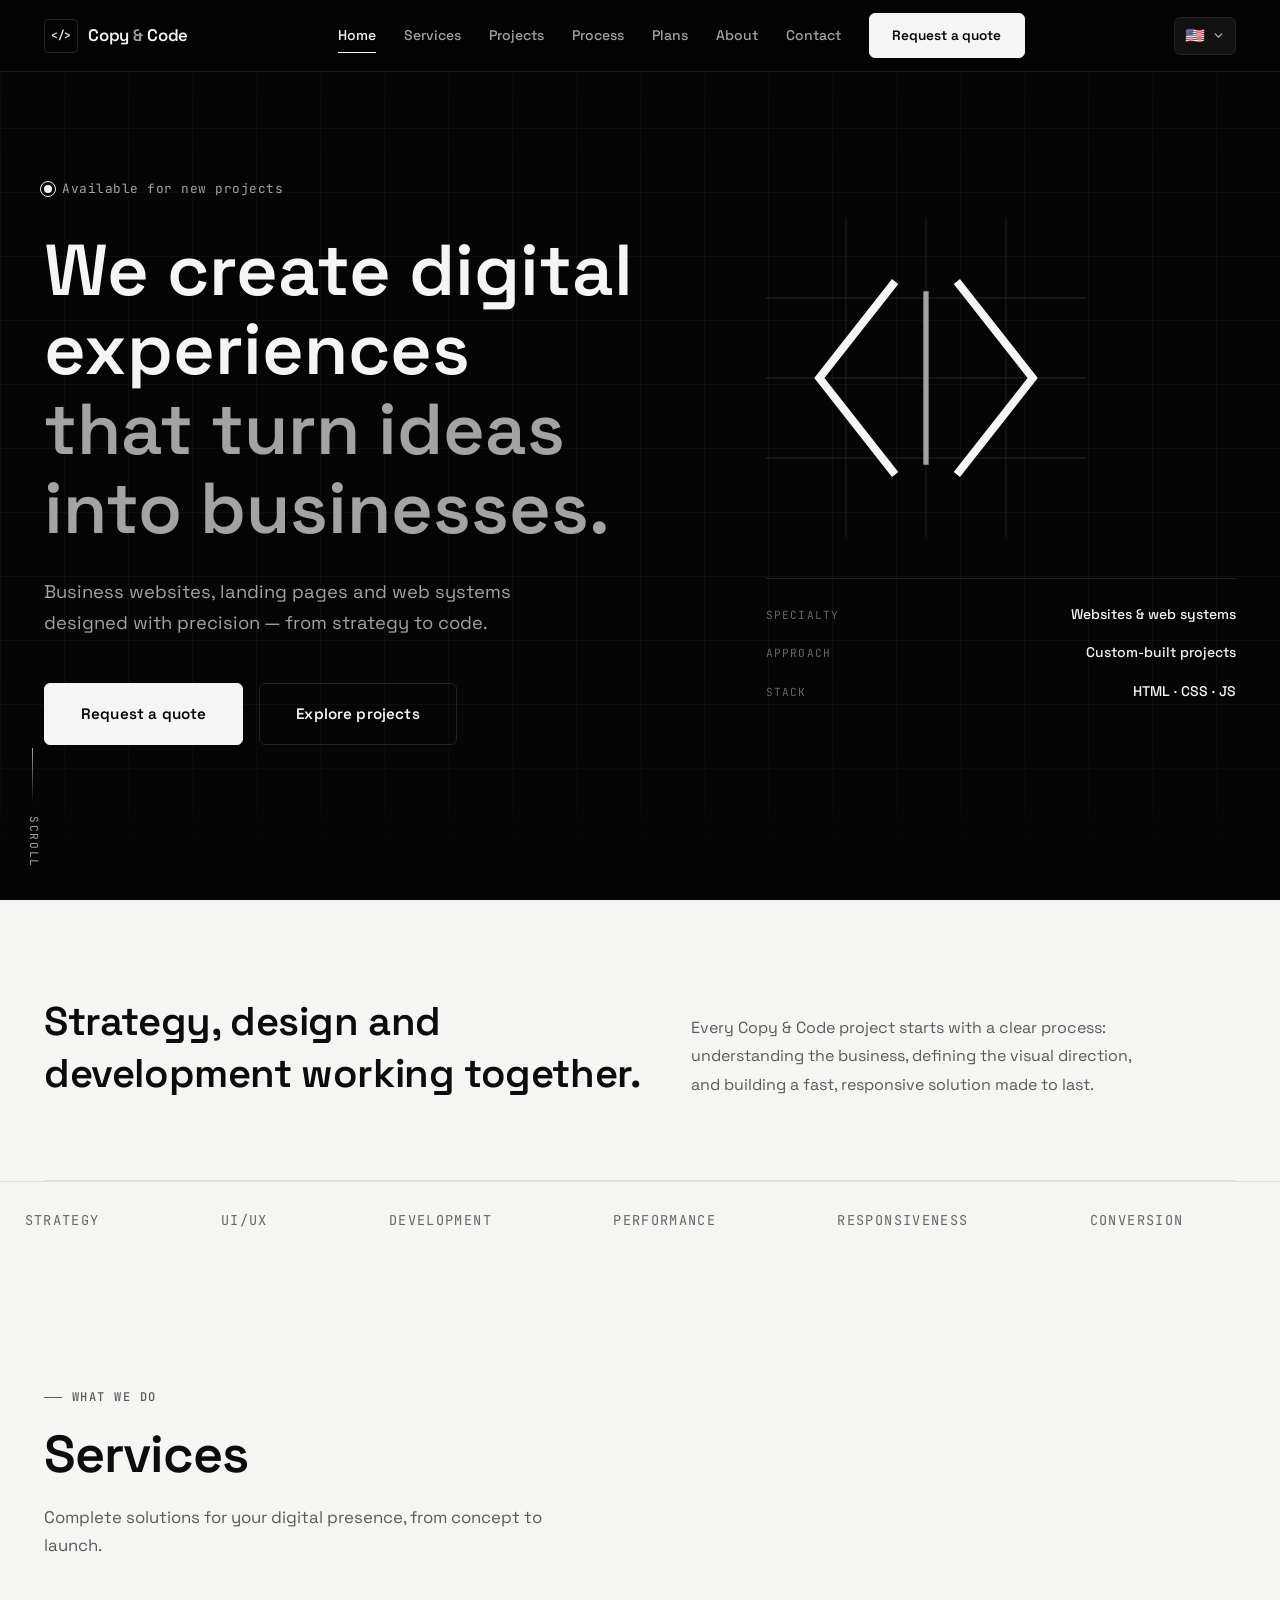
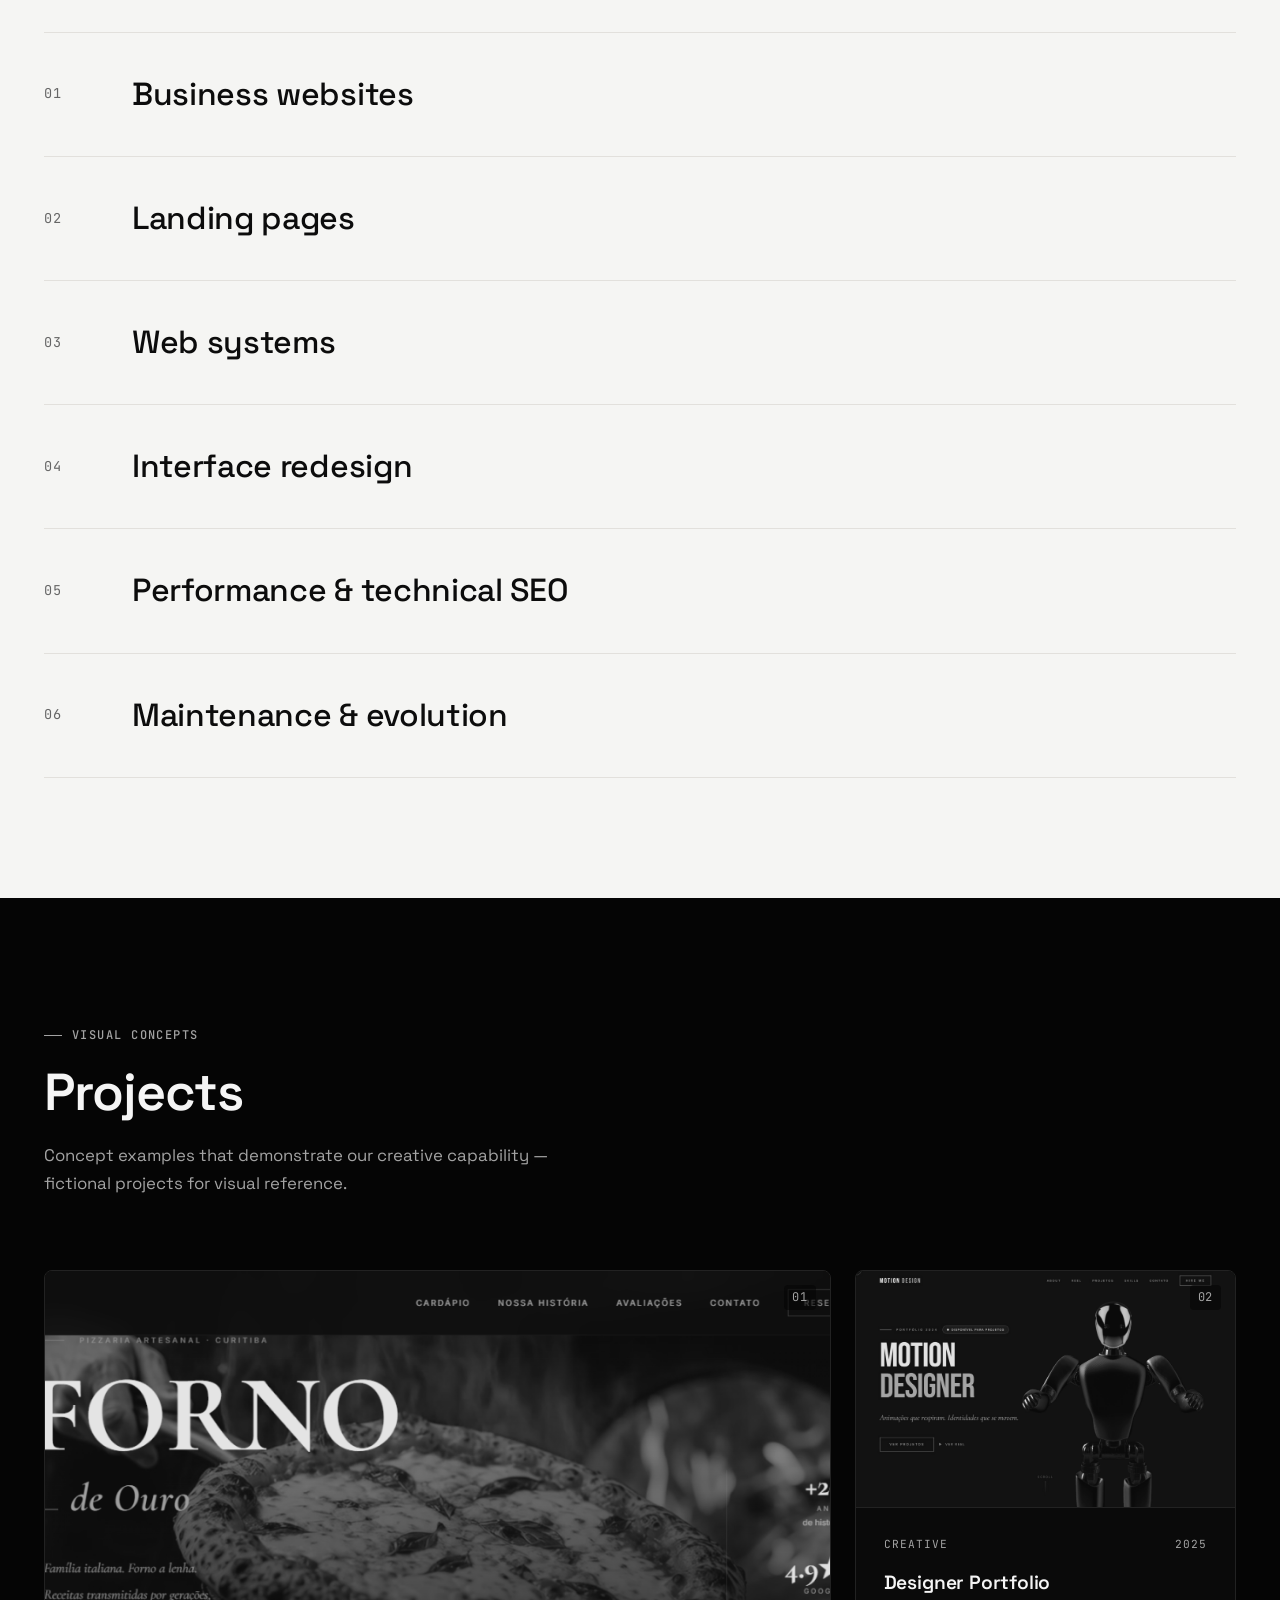
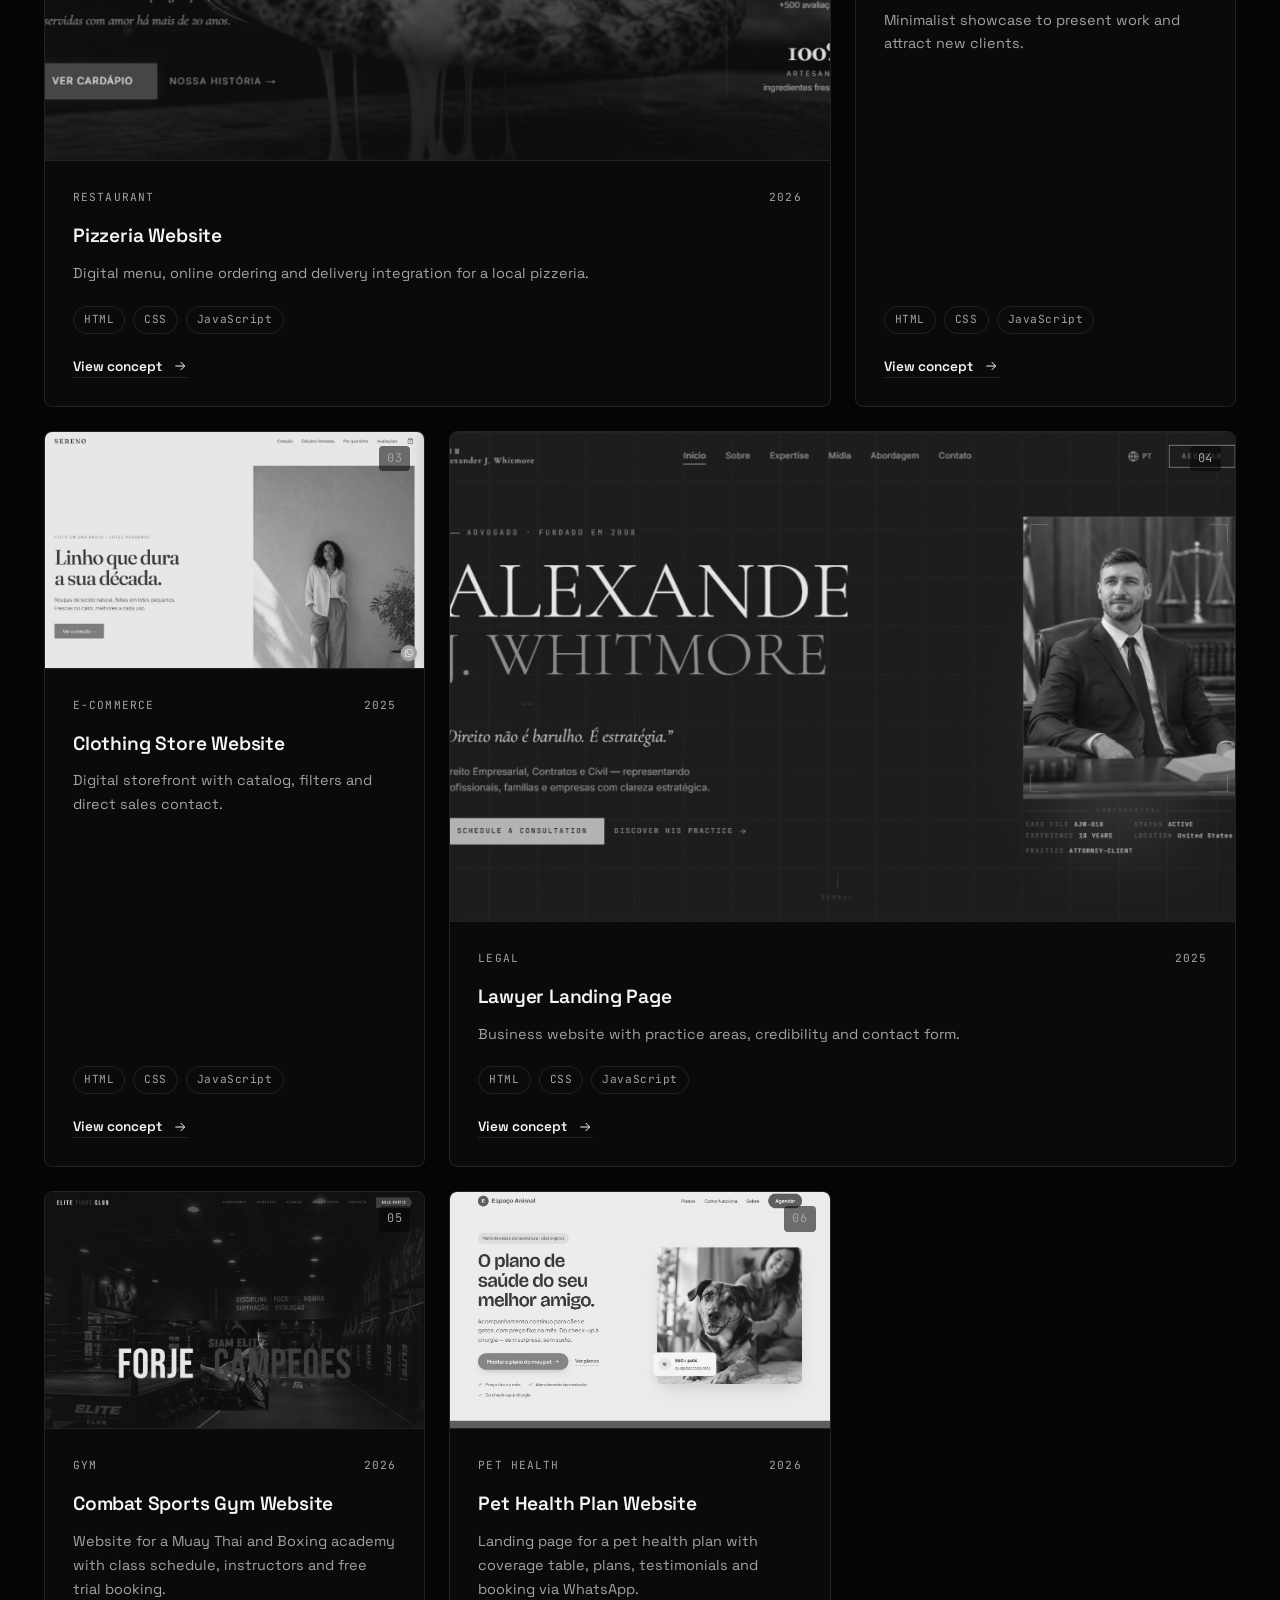
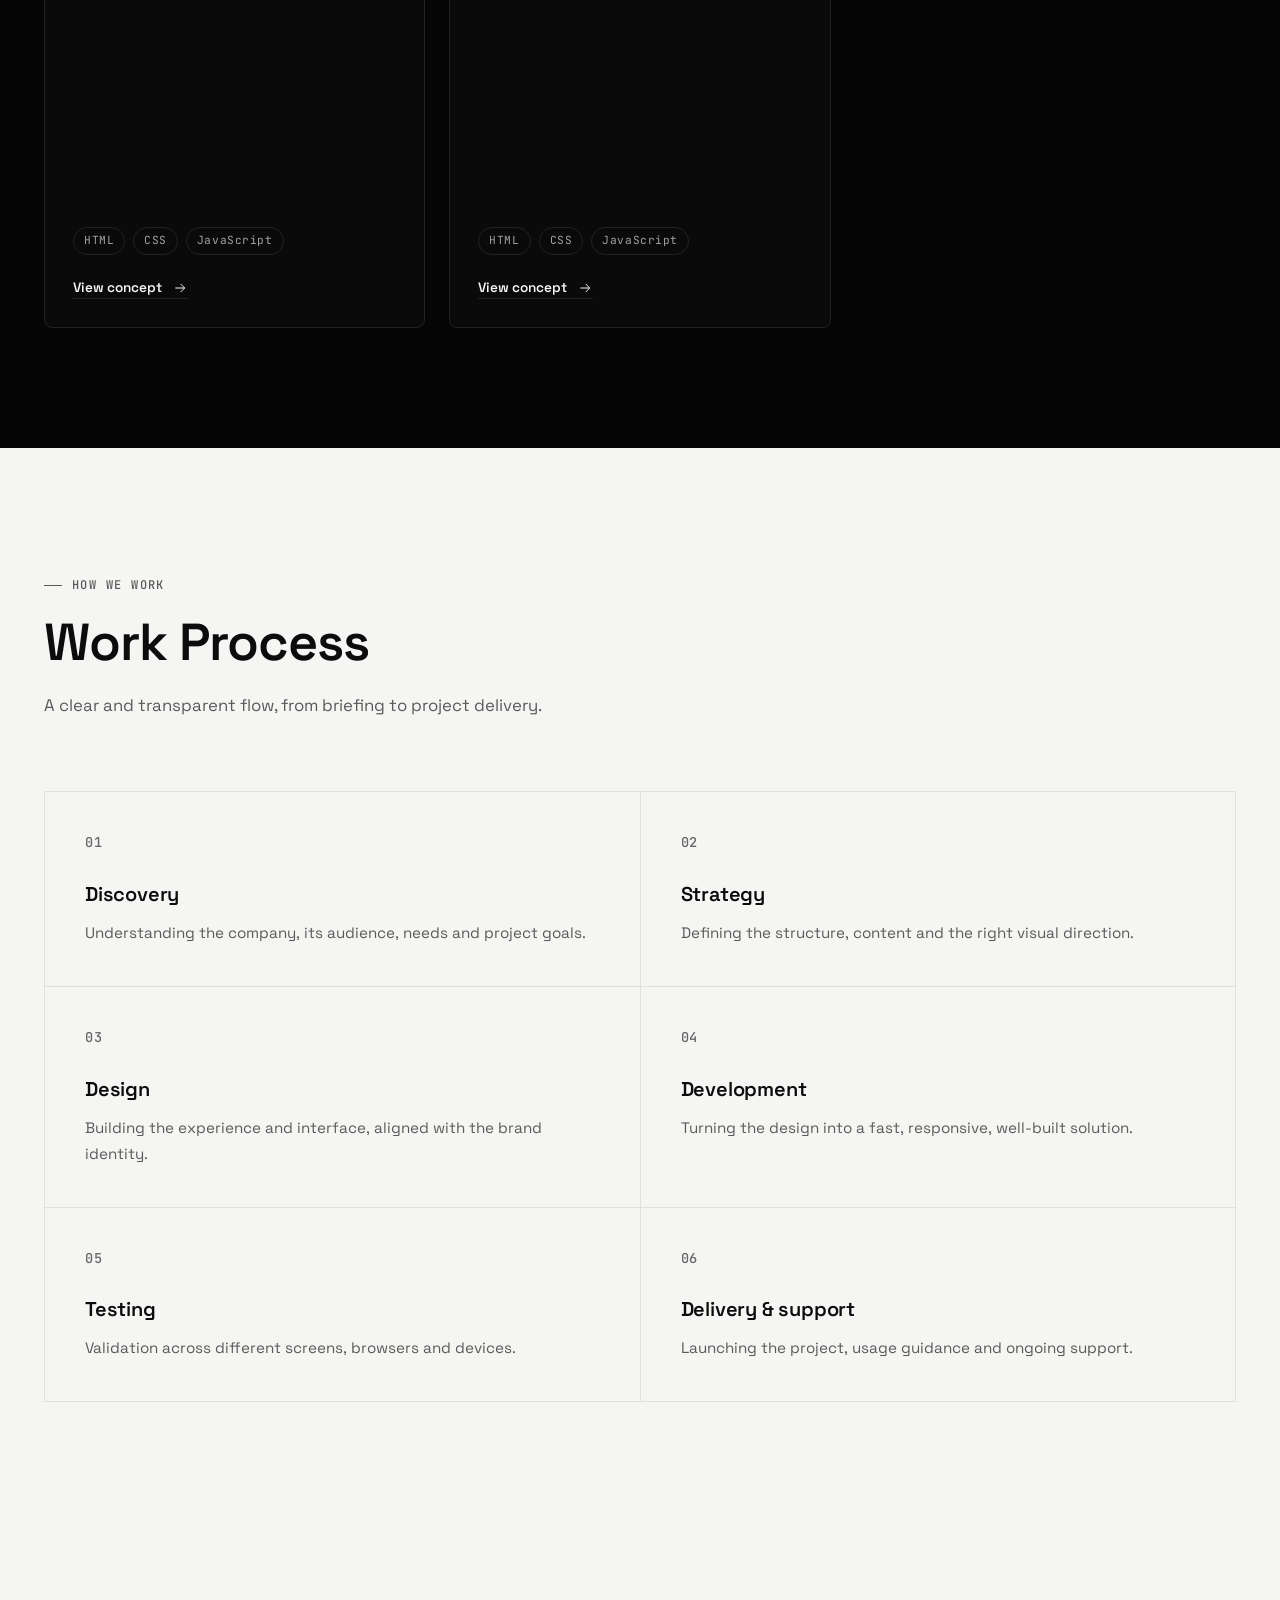
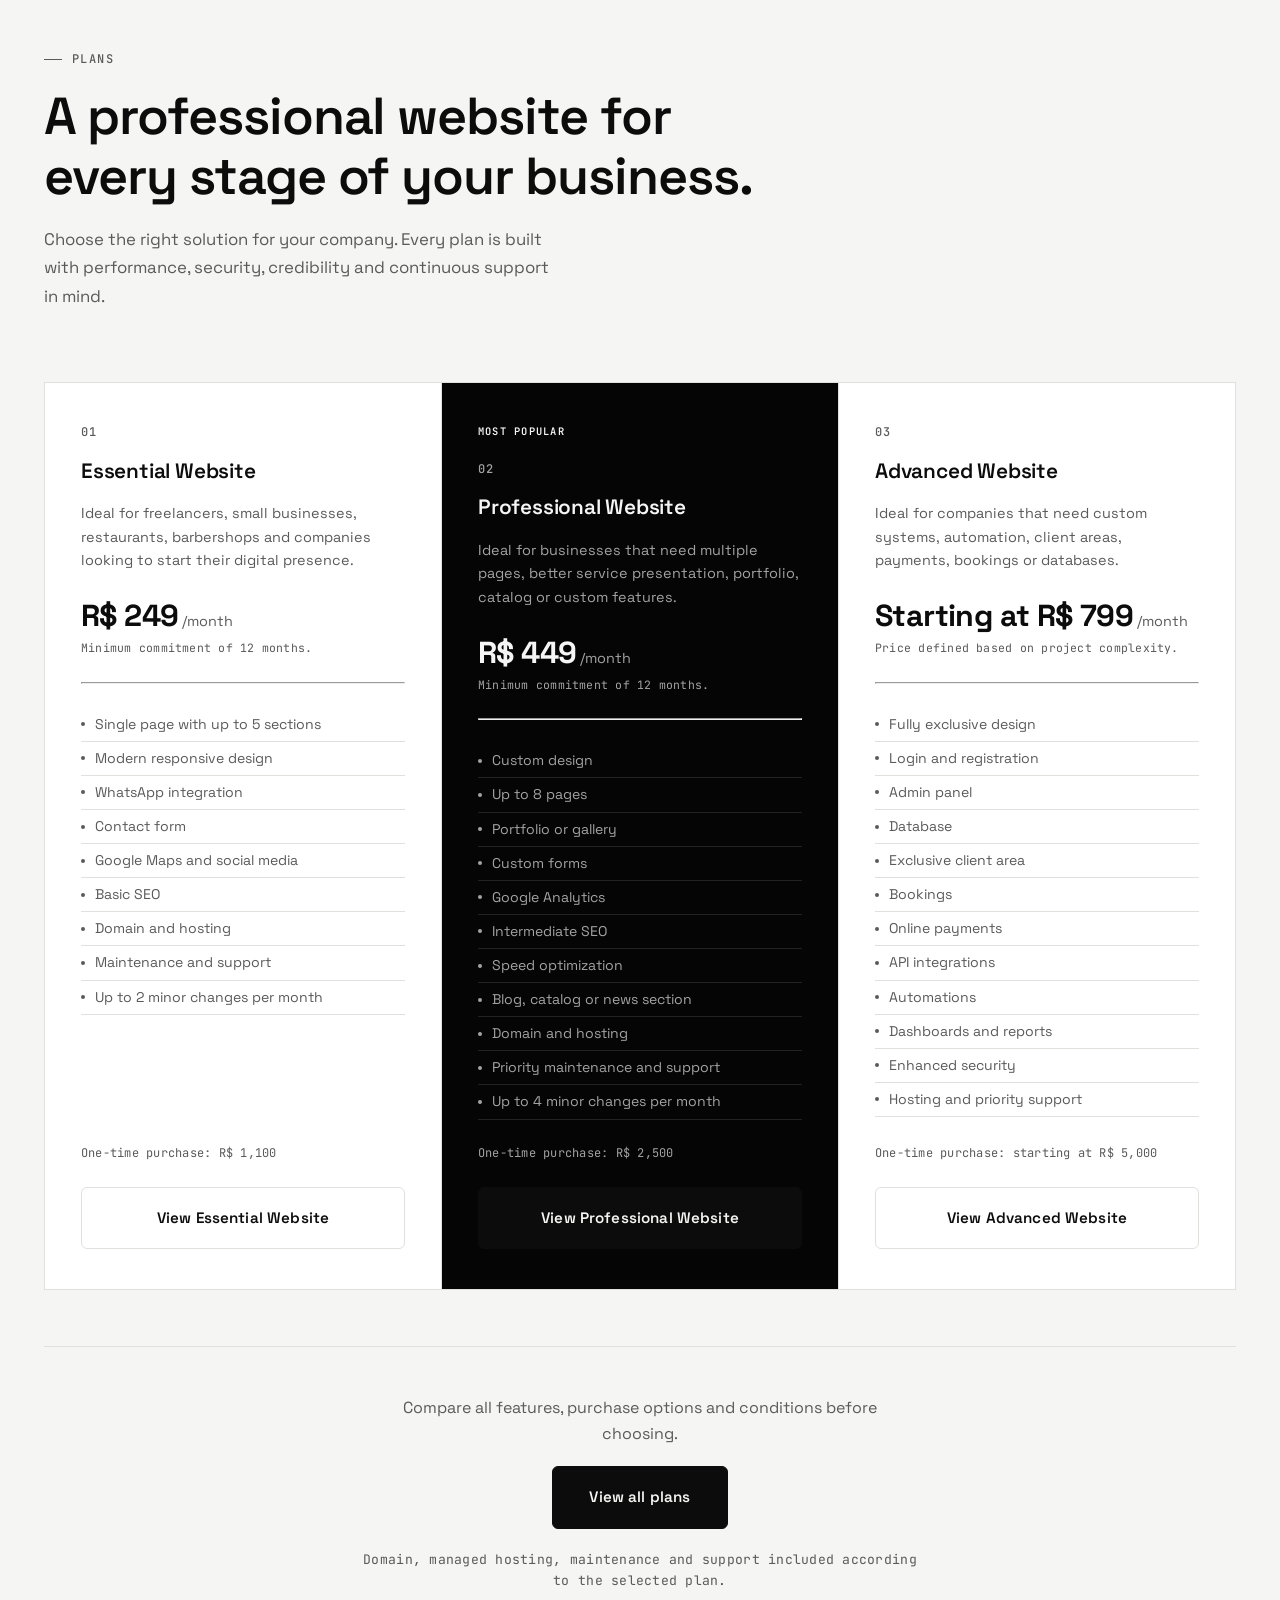
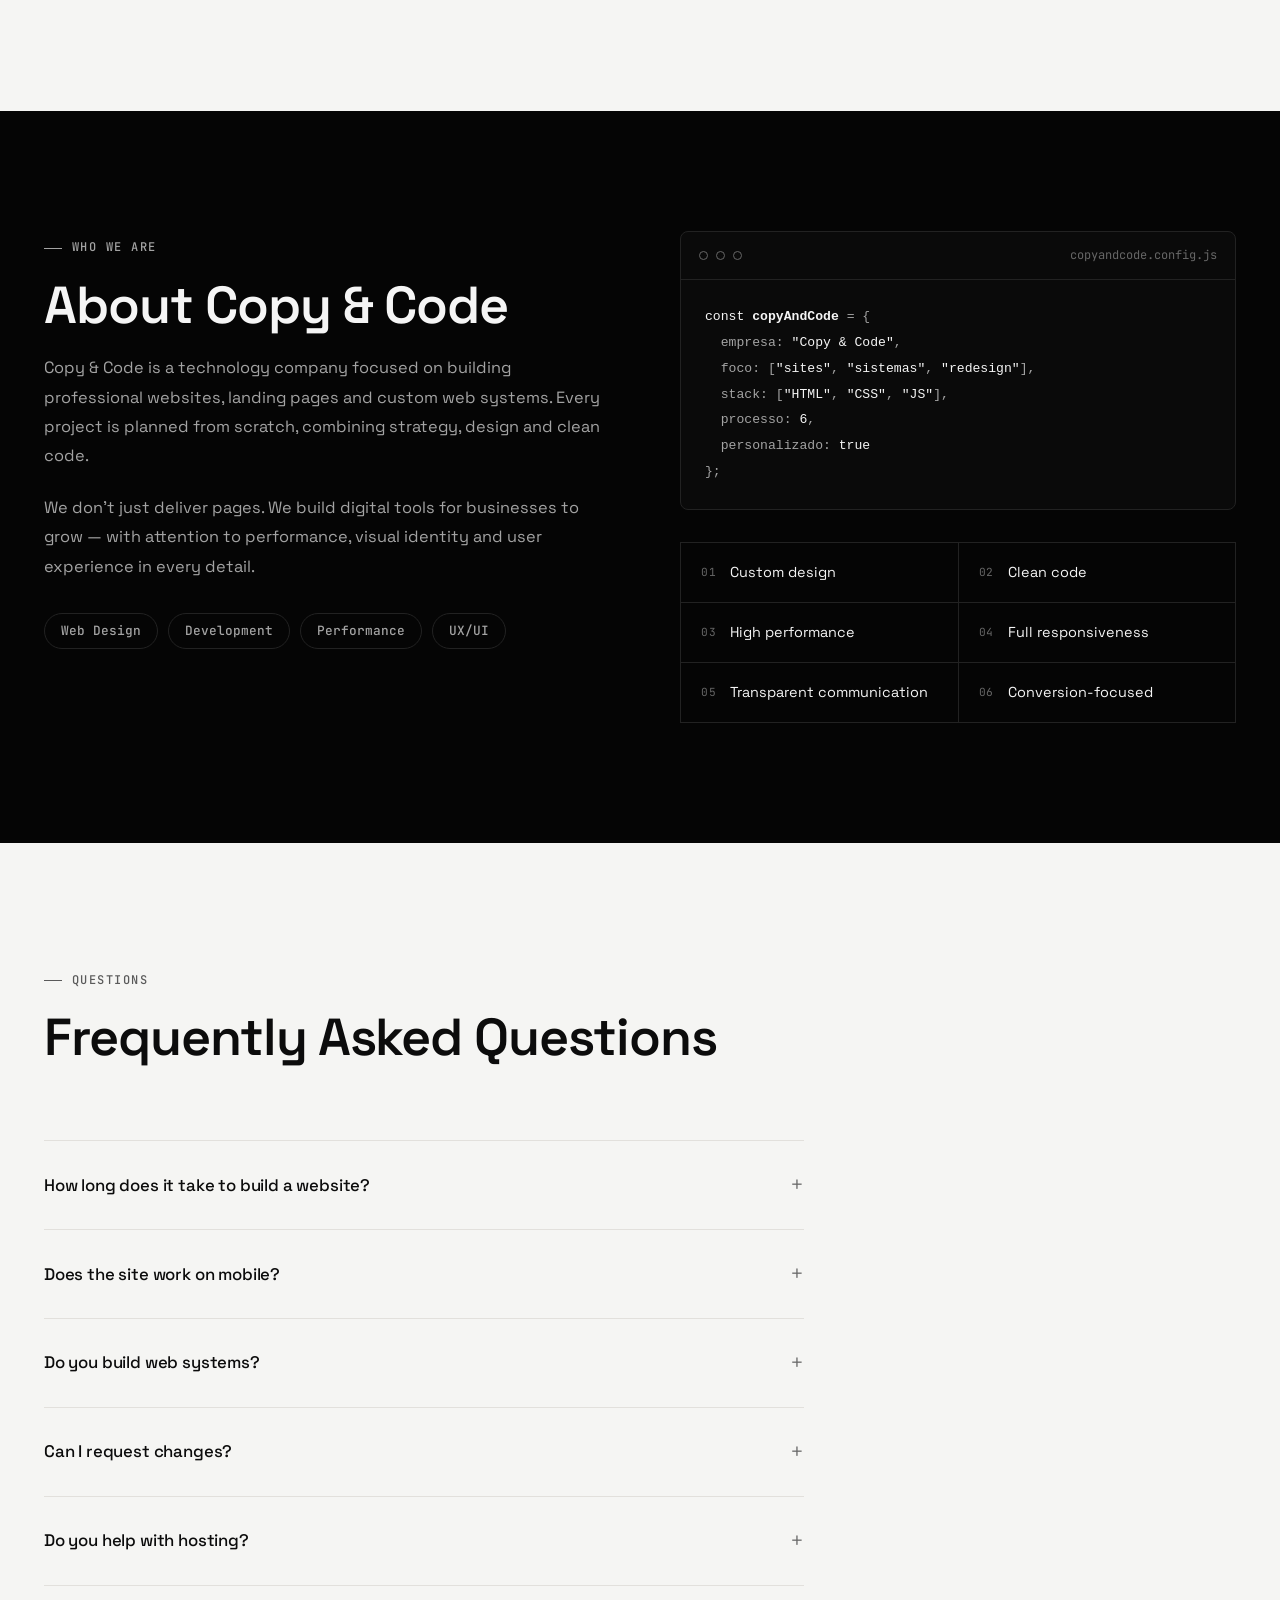
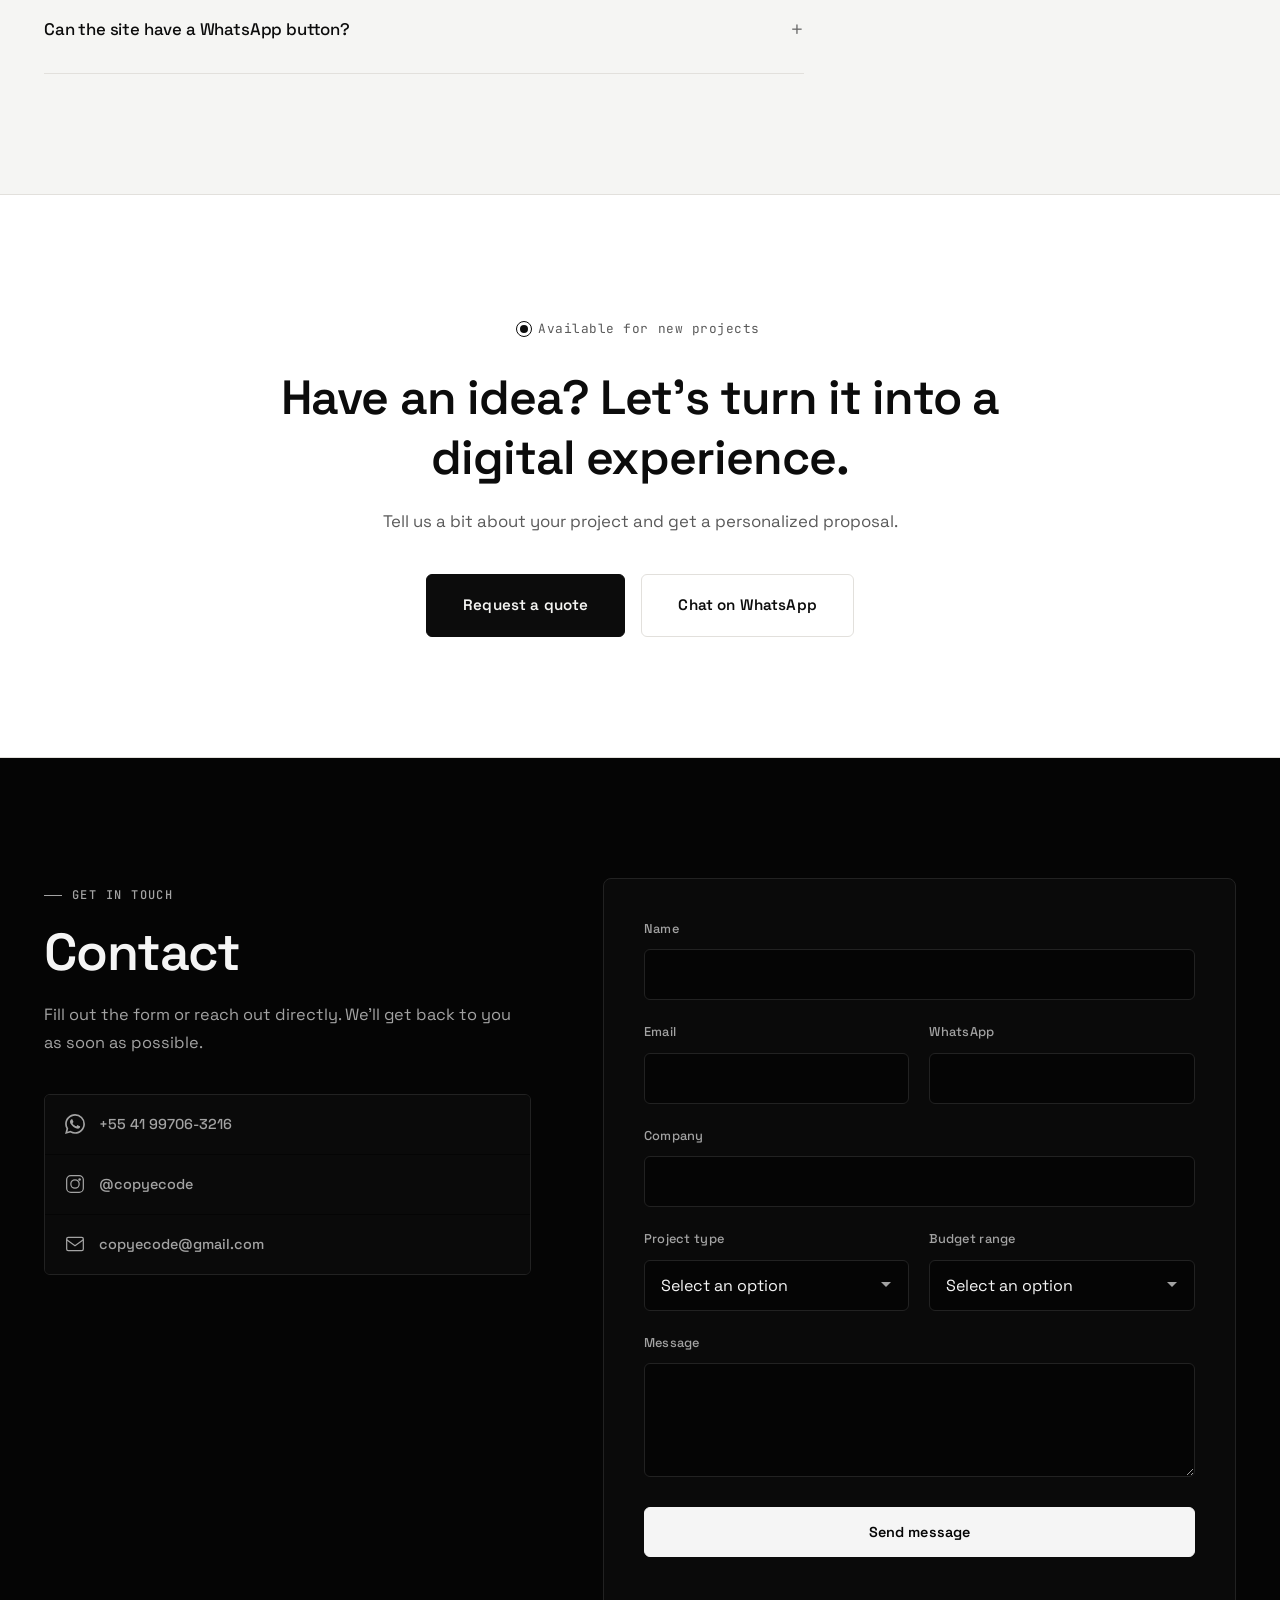
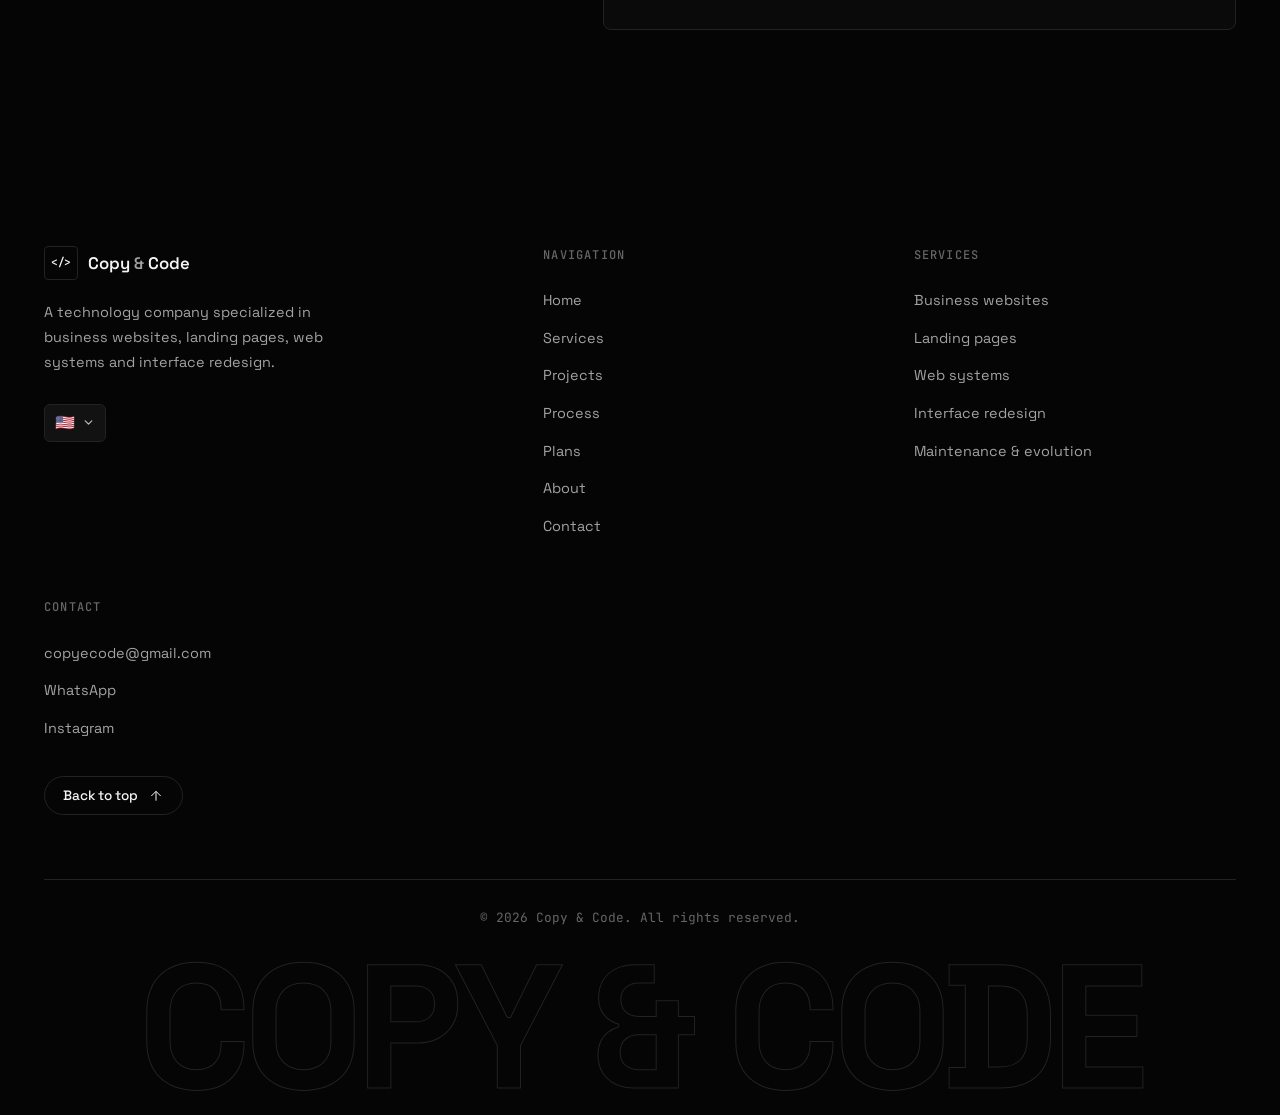
<file: index.html>
<!DOCTYPE html>
<html lang="pt-BR">
<head>
  <meta charset="UTF-8">
  <meta name="viewport" content="width=device-width, initial-scale=1">
  <meta name="format-detection" content="telephone=no">
  <title>Copy &amp; Code</title>
  <meta name="description" content="Criamos sites profissionais, sistemas sob medida e estratégias digitais para fortalecer sua empresa, atrair clientes e transformar ideias em resultados.">
  <meta name="keywords" content="criação de sites, landing pages, sistemas web, redesign de sites, desenvolvimento web, Copy &amp; Code">
  <meta name="author" content="Copy &amp; Code">
  <link rel="canonical" href="https://devcopycode.github.io/copycode-portfolio/">
  <meta property="og:type" content="website">
  <meta property="og:site_name" content="Copy &amp; Code">
  <meta property="og:locale" content="pt_BR">
  <meta property="og:url" content="https://devcopycode.github.io/copycode-portfolio/">
  <meta property="og:title" content="Copy &amp; Code — Sites, Sistemas e Marketing Digital">
  <meta property="og:description" content="Criamos sites profissionais, sistemas sob medida e estratégias digitais para fortalecer sua empresa, atrair clientes e transformar ideias em resultados.">
  <meta property="og:image" content="https://devcopycode.github.io/copycode-portfolio/assets/images/og-copy-code-v2.jpg">
  <meta property="og:image:secure_url" content="https://devcopycode.github.io/copycode-portfolio/assets/images/og-copy-code-v2.jpg">
  <meta property="og:image:type" content="image/jpeg">
  <meta property="og:image:width" content="1200">
  <meta property="og:image:height" content="630">
  <meta property="og:image:alt" content="Copy &amp; Code — Sites, sistemas e marketing digital">
  <meta name="twitter:card" content="summary_large_image">
  <meta name="twitter:title" content="Copy &amp; Code — Sites, Sistemas e Marketing Digital">
  <meta name="twitter:description" content="Criamos sites profissionais, sistemas sob medida e estratégias digitais para fortalecer sua empresa, atrair clientes e transformar ideias em resultados.">
  <meta name="twitter:image" content="https://devcopycode.github.io/copycode-portfolio/assets/images/og-copy-code-v2.jpg">
  <meta name="twitter:image:alt" content="Copy &amp; Code — Sites, sistemas e marketing digital">
  <meta name="theme-color" content="#050505">
  <link rel="icon" type="image/png" sizes="512x512" href="assets/favicon.png">
  <link rel="apple-touch-icon" sizes="180x180" href="assets/favicon.png">
  <link rel="preconnect" href="https://fonts.googleapis.com">
  <link rel="preconnect" href="https://fonts.gstatic.com" crossorigin>
  <link href="https://fonts.googleapis.com/css2?family=Space+Grotesk:wght@300;400;500;600;700&family=JetBrains+Mono:wght@400;500;600&display=swap" rel="stylesheet" media="print" onload="this.media='all'">
  <noscript><link href="https://fonts.googleapis.com/css2?family=Space+Grotesk:wght@300;400;500;600;700&family=JetBrains+Mono:wght@400;500;600&display=swap" rel="stylesheet"></noscript>
  <link rel="stylesheet" href="css/styles.css?v=4">

  <script type="application/ld+json">
  {
    "@context": "https://schema.org",
    "@type": "ProfessionalService",
    "name": "Copy & Code",
    "description": "Criamos sites profissionais, sistemas sob medida e estratégias digitais para fortalecer sua empresa, atrair clientes e transformar ideias em resultados.",
    "url": "https://devcopycode.github.io/copycode-portfolio/",
    "image": "https://devcopycode.github.io/copycode-portfolio/assets/images/og-copy-code-v2.jpg",
    "telephone": "+5541997063216",
    "email": "copyecode@gmail.com",
    "sameAs": ["https://www.instagram.com/copyecode/"],
    "areaServed": "BR",
    "priceRange": "$$"
  }
  </script>
</head>
<body>
  <a href="#inicio" class="skip-link" data-i18n="skipLink">Pular para o conteúdo</a>

  <!-- ========== HEADER ========== -->
  <header class="header" id="header">
    <div class="container header__inner">
      <a href="#inicio" class="header__logo" aria-label="Copy &amp; Code" data-i18n-aria-label="logoLabel">
        <span class="header__logo-mark" aria-hidden="true">&lt;/&gt;</span>
        <span class="header__logo-text">Copy <span class="header__logo-dot">&amp;</span> Code</span>
      </a>

      <nav class="header__nav" id="nav" aria-label="Menu principal" data-i18n-aria-label="mainMenuLabel">
        <a href="#inicio" class="header__link" data-i18n="navHome">Início</a>
        <a href="#servicos" class="header__link" data-i18n="navServices">Serviços</a>
        <a href="#portfolio" class="header__link" data-i18n="navProjects">Projetos</a>
        <a href="#processo" class="header__link" data-i18n="navProcess">Processo</a>
        <a href="#planos" class="header__link" data-i18n="navPlans">Planos</a>
        <a href="#sobre" class="header__link" data-i18n="navAbout">Sobre</a>
        <a href="#contato" class="header__link" data-i18n="navContact">Contato</a>

        <a href="#contato" class="btn btn--primary header__cta" data-i18n="navQuote">Solicitar orçamento</a>
      </nav>
      <div class="header__overlay" id="navOverlay" aria-hidden="true" hidden></div>

      <div class="header__lang language-switcher" data-language-switcher>
        <button type="button" class="language-switcher__trigger" aria-label="Selecionar idioma" aria-haspopup="listbox" aria-expanded="false" data-lang-trigger>
          <span class="language-switcher__flag" data-lang-active-flag aria-hidden="true">🇧🇷</span>
          <span class="sr-only" data-lang-active-name>Português do Brasil</span>
          <svg class="language-switcher__chevron" viewBox="0 0 16 16" fill="none" aria-hidden="true">
            <path d="M4 6l4 4 4-4" stroke="currentColor" stroke-width="1.6" stroke-linecap="round" stroke-linejoin="round"/>
          </svg>
        </button>
        <div class="language-switcher__menu" role="listbox" data-lang-menu hidden>
          <button type="button" class="language-switcher__option" role="option" data-lang="pt-BR" aria-selected="true">
            <span class="language-switcher__flag" aria-hidden="true">🇧🇷</span>
            <span class="language-switcher__name" data-i18n="languagePortuguese">Português</span>
          </button>
          <button type="button" class="language-switcher__option" role="option" data-lang="en" aria-selected="false">
            <span class="language-switcher__flag" aria-hidden="true">🇺🇸</span>
            <span class="language-switcher__name" data-i18n="languageEnglish">English</span>
          </button>
        </div>
      </div>

      <button class="header__menu-btn" id="menuBtn" type="button" aria-label="Abrir menu" aria-controls="nav" aria-expanded="false">
        <span></span>
        <span></span>
        <span></span>
      </button>
    </div>
  </header>

  <main>

    <!-- ========== HERO ========== -->
    <section class="hero" id="inicio">
      <div class="hero__grid-bg" aria-hidden="true"></div>

      <div class="container hero__content">
        <div class="hero__main">
          <div class="hero__eyebrow reveal">
            <span class="hero__status" aria-hidden="true"></span>
            <span data-i18n="heroAvailability">Disponível para novos projetos</span>
          </div>

          <h1 class="hero__title reveal">
            <span data-i18n="heroTitleLine1">Criamos experiências digitais</span>
            <span class="hero__title-accent" data-i18n="heroTitleLine2">que transformam ideias em negócios.</span>
          </h1>

          <p class="hero__subtitle reveal" data-i18n="heroSubtitle">
            Sites institucionais, landing pages e sistemas web desenhados com precisão — da estratégia ao código.
          </p>

          <div class="hero__actions reveal">
            <a href="#contato" class="btn btn--primary btn--lg" data-i18n="heroCtaPrimary">Solicitar orçamento</a>
            <a href="#portfolio" class="btn btn--outline btn--lg" data-i18n="heroCtaSecondary">Explorar projetos</a>
          </div>
        </div>

        <div class="hero__aside reveal">
          <div class="hero__mark" aria-hidden="true">
            <svg viewBox="0 0 240 240" xmlns="http://www.w3.org/2000/svg" class="hero__mark-svg">
              <g class="mark-grid">
                <line x1="0" y1="60" x2="240" y2="60"/>
                <line x1="0" y1="120" x2="240" y2="120"/>
                <line x1="0" y1="180" x2="240" y2="180"/>
                <line x1="60" y1="0" x2="60" y2="240"/>
                <line x1="120" y1="0" x2="120" y2="240"/>
                <line x1="180" y1="0" x2="180" y2="240"/>
              </g>
              <path class="mark-bracket mark-bracket--left" d="M95 50 L40 120 L95 190"/>
              <path class="mark-bracket mark-bracket--right" d="M145 50 L200 120 L145 190"/>
              <line class="mark-cursor" x1="120" y1="55" x2="120" y2="185"/>
            </svg>
          </div>
          <dl class="hero__specs">
            <div class="hero__spec">
              <dt data-i18n="heroSpec1Label">Especialidade</dt>
              <dd data-i18n="heroSpec1Value">Sites &amp; sistemas web</dd>
            </div>
            <div class="hero__spec">
              <dt data-i18n="heroSpec2Label">Atuação</dt>
              <dd data-i18n="heroSpec2Value">Projetos sob medida</dd>
            </div>
            <div class="hero__spec">
              <dt data-i18n="heroSpec3Label">Stack</dt>
              <dd>HTML · CSS · JS</dd>
            </div>
          </dl>
        </div>
      </div>

      <a href="#impacto" class="hero__scroll" aria-label="Rolar para a próxima seção">
        <span class="hero__scroll-line" aria-hidden="true"></span>
        <span data-i18n="heroScroll">Rolar</span>
      </a>
    </section>

    <!-- ========== FAIXA DE IMPACTO ========== -->
    <section class="impact" id="impacto">
      <div class="container impact__inner">
        <p class="impact__statement reveal" data-i18n="impactStatement">
          Estratégia, design e desenvolvimento trabalhando juntos.
        </p>
        <p class="impact__text reveal" data-i18n="impactText">
          Cada projeto da Copy &amp; Code nasce de um processo claro: entender o negócio, definir a direção visual e construir uma solução rápida, responsiva e feita para durar.
        </p>
      </div>
      <div class="impact__marquee" aria-hidden="true">
        <div class="impact__marquee-track">
          <div class="impact__marquee-group">
            <span>Strategy</span><span>UI/UX</span><span>Development</span><span>Performance</span><span>Responsiveness</span><span>Conversion</span>
          </div>
          <div class="impact__marquee-group" aria-hidden="true">
            <span>Strategy</span><span>UI/UX</span><span>Development</span><span>Performance</span><span>Responsiveness</span><span>Conversion</span>
          </div>
        </div>
      </div>
    </section>

    <!-- ========== SERVIÇOS ========== -->
    <section class="services section" id="servicos">
      <div class="container">
        <div class="section-header reveal">
          <span class="section-label" data-i18n="servicesLabel">O que fazemos</span>
          <h2 class="section-title" data-i18n="servicesTitle">Serviços</h2>
          <p class="section-subtitle" data-i18n="servicesSubtitle">Soluções completas para presença digital, do conceito à publicação.</p>
        </div>

        <div class="services__list">
          <article class="service-row reveal">
            <div class="service-row__head">
              <span class="service-row__number">01</span>
              <h3 class="service-row__title" data-i18n="service1Title">Sites institucionais</h3>
              <svg class="service-row__arrow" viewBox="0 0 24 24" fill="none" stroke="currentColor" stroke-width="1.5" aria-hidden="true"><path d="M5 12h14M13 6l6 6-6 6"/></svg>
            </div>
            <div class="service-row__body">
              <p class="service-row__text" data-i18n="service1Text">Sites completos que apresentam sua empresa com credibilidade, organização e identidade visual própria.</p>
              <ul class="service-row__items">
                <li data-i18n="service1Item1">Arquitetura de páginas</li>
                <li data-i18n="service1Item2">Identidade visual aplicada</li>
                <li data-i18n="service1Item3">SEO técnico básico</li>
              </ul>
            </div>
          </article>

          <article class="service-row reveal">
            <div class="service-row__head">
              <span class="service-row__number">02</span>
              <h3 class="service-row__title" data-i18n="service2Title">Landing pages</h3>
              <svg class="service-row__arrow" viewBox="0 0 24 24" fill="none" stroke="currentColor" stroke-width="1.5" aria-hidden="true"><path d="M5 12h14M13 6l6 6-6 6"/></svg>
            </div>
            <div class="service-row__body">
              <p class="service-row__text" data-i18n="service2Text">Páginas focadas em conversão, ideais para campanhas, lançamentos e captura de leads.</p>
              <ul class="service-row__items">
                <li data-i18n="service2Item1">Foco em uma única ação</li>
                <li data-i18n="service2Item2">Copy orientada à conversão</li>
                <li data-i18n="service2Item3">Integração com WhatsApp e formulários</li>
              </ul>
            </div>
          </article>

          <article class="service-row reveal">
            <div class="service-row__head">
              <span class="service-row__number">03</span>
              <h3 class="service-row__title" data-i18n="service3Title">Sistemas web</h3>
              <svg class="service-row__arrow" viewBox="0 0 24 24" fill="none" stroke="currentColor" stroke-width="1.5" aria-hidden="true"><path d="M5 12h14M13 6l6 6-6 6"/></svg>
            </div>
            <div class="service-row__body">
              <p class="service-row__text" data-i18n="service3Text">Painéis, ferramentas internas e plataformas web construídas sob medida para processos específicos.</p>
              <ul class="service-row__items">
                <li data-i18n="service3Item1">Interfaces personalizadas</li>
                <li data-i18n="service3Item2">Fluxos sob medida</li>
                <li data-i18n="service3Item3">Estrutura preparada para evolução</li>
              </ul>
            </div>
          </article>

          <article class="service-row reveal">
            <div class="service-row__head">
              <span class="service-row__number">04</span>
              <h3 class="service-row__title" data-i18n="service4Title">Redesign de interfaces</h3>
              <svg class="service-row__arrow" viewBox="0 0 24 24" fill="none" stroke="currentColor" stroke-width="1.5" aria-hidden="true"><path d="M5 12h14M13 6l6 6-6 6"/></svg>
            </div>
            <div class="service-row__body">
              <p class="service-row__text" data-i18n="service4Text">Modernização de sites existentes, preservando conteúdo e funcionalidades com uma nova identidade visual.</p>
              <ul class="service-row__items">
                <li data-i18n="service4Item1">Auditoria do site atual</li>
                <li data-i18n="service4Item2">Novo sistema visual</li>
                <li data-i18n="service4Item3">Migração sem perda de conteúdo</li>
              </ul>
            </div>
          </article>

          <article class="service-row reveal">
            <div class="service-row__head">
              <span class="service-row__number">05</span>
              <h3 class="service-row__title" data-i18n="service5Title">Performance e SEO técnico</h3>
              <svg class="service-row__arrow" viewBox="0 0 24 24" fill="none" stroke="currentColor" stroke-width="1.5" aria-hidden="true"><path d="M5 12h14M13 6l6 6-6 6"/></svg>
            </div>
            <div class="service-row__body">
              <p class="service-row__text" data-i18n="service5Text">Sites mais rápidos, leves e bem estruturados para mecanismos de busca.</p>
              <ul class="service-row__items">
                <li data-i18n="service5Item1">Otimização de imagens e código</li>
                <li data-i18n="service5Item2">Metadados e dados estruturados</li>
                <li data-i18n="service5Item3">Boas práticas de Core Web Vitals</li>
              </ul>
            </div>
          </article>

          <article class="service-row reveal">
            <div class="service-row__head">
              <span class="service-row__number">06</span>
              <h3 class="service-row__title" data-i18n="service6Title">Manutenção e evolução</h3>
              <svg class="service-row__arrow" viewBox="0 0 24 24" fill="none" stroke="currentColor" stroke-width="1.5" aria-hidden="true"><path d="M5 12h14M13 6l6 6-6 6"/></svg>
            </div>
            <div class="service-row__body">
              <p class="service-row__text" data-i18n="service6Text">Acompanhamento contínuo, ajustes, novas seções e atualizações conforme seu negócio cresce.</p>
              <ul class="service-row__items">
                <li data-i18n="service6Item1">Atualizações de conteúdo</li>
                <li data-i18n="service6Item2">Novas funcionalidades</li>
                <li data-i18n="service6Item3">Suporte direto</li>
              </ul>
            </div>
          </article>
        </div>
      </div>
    </section>

    <!-- ========== PORTFÓLIO ========== -->
    <section class="portfolio section section--dark" id="portfolio">
      <div class="container">
        <div class="section-header reveal">
          <span class="section-label" data-i18n="portfolioLabel">Conceitos visuais</span>
          <h2 class="section-title" data-i18n="portfolioTitle">Projetos</h2>
          <p class="section-subtitle" data-i18n="portfolioSubtitle">Exemplos de conceitos que demonstram nossa capacidade criativa — projetos fictícios para referência visual.</p>
        </div>

        <div class="portfolio__grid">
          <article class="portfolio-card portfolio-card--lg reveal">
            <div class="portfolio-card__preview portfolio-card__preview--1">
              <span class="portfolio-card__index">01</span>
            </div>
            <div class="portfolio-card__body">
              <div class="portfolio-card__meta">
                <span class="portfolio-card__category" data-i18n="project1Category">Restaurante</span>
                <span class="portfolio-card__year">2026</span>
              </div>
              <h3 class="portfolio-card__title" data-i18n="project1Title">Site para Pizzaria</h3>
              <p class="portfolio-card__text" data-i18n="project1Text">Cardápio digital, pedidos online e integração com delivery para uma pizzaria local.</p>
              <div class="portfolio-card__tech">
                <span>HTML</span><span>CSS</span><span>JavaScript</span>
              </div>
              <button class="portfolio-card__btn" type="button" data-project="pizzaria">
                <span data-i18n="projectViewBtn">Ver conceito</span>
                <svg viewBox="0 0 24 24" fill="none" stroke="currentColor" stroke-width="1.5" aria-hidden="true"><path d="M5 12h14M13 6l6 6-6 6"/></svg>
              </button>
            </div>
          </article>

          <article class="portfolio-card reveal">
            <div class="portfolio-card__preview portfolio-card__preview--2">
              <span class="portfolio-card__index">02</span>
            </div>
            <div class="portfolio-card__body">
              <div class="portfolio-card__meta">
                <span class="portfolio-card__category" data-i18n="project2Category">Criativo</span>
                <span class="portfolio-card__year">2025</span>
              </div>
              <h3 class="portfolio-card__title" data-i18n="project2Title">Portfólio para Designer</h3>
              <p class="portfolio-card__text" data-i18n="project2Text">Showcase minimalista para apresentar trabalhos e captar novos clientes.</p>
              <div class="portfolio-card__tech">
                <span>HTML</span><span>CSS</span><span>JavaScript</span>
              </div>
              <button class="portfolio-card__btn" type="button" data-project="designer">
                <span data-i18n="projectViewBtn">Ver conceito</span>
                <svg viewBox="0 0 24 24" fill="none" stroke="currentColor" stroke-width="1.5" aria-hidden="true"><path d="M5 12h14M13 6l6 6-6 6"/></svg>
              </button>
            </div>
          </article>

          <article class="portfolio-card reveal">
            <div class="portfolio-card__preview portfolio-card__preview--3">
              <span class="portfolio-card__index">03</span>
            </div>
            <div class="portfolio-card__body">
              <div class="portfolio-card__meta">
                <span class="portfolio-card__category" data-i18n="project3Category">E-commerce</span>
                <span class="portfolio-card__year">2025</span>
              </div>
              <h3 class="portfolio-card__title" data-i18n="project3Title">Site para Loja de Roupas</h3>
              <p class="portfolio-card__text" data-i18n="project3Text">Vitrine digital com catálogo, filtros e contato direto para vendas.</p>
              <div class="portfolio-card__tech">
                <span>HTML</span><span>CSS</span><span>JavaScript</span>
              </div>
              <button class="portfolio-card__btn" type="button" data-project="loja">
                <span data-i18n="projectViewBtn">Ver conceito</span>
                <svg viewBox="0 0 24 24" fill="none" stroke="currentColor" stroke-width="1.5" aria-hidden="true"><path d="M5 12h14M13 6l6 6-6 6"/></svg>
              </button>
            </div>
          </article>

          <article class="portfolio-card portfolio-card--lg reveal">
            <div class="portfolio-card__preview portfolio-card__preview--4">
              <span class="portfolio-card__index">04</span>
            </div>
            <div class="portfolio-card__body">
              <div class="portfolio-card__meta">
                <span class="portfolio-card__category" data-i18n="project4Category">Jurídico</span>
                <span class="portfolio-card__year">2025</span>
              </div>
              <h3 class="portfolio-card__title" data-i18n="project4Title">Página para Advogado</h3>
              <p class="portfolio-card__text" data-i18n="project4Text">Site institucional com áreas de atuação, credibilidade e formulário de contato.</p>
              <div class="portfolio-card__tech">
                <span>HTML</span><span>CSS</span><span>JavaScript</span>
              </div>
              <button class="portfolio-card__btn" type="button" data-project="advogado">
                <span data-i18n="projectViewBtn">Ver conceito</span>
                <svg viewBox="0 0 24 24" fill="none" stroke="currentColor" stroke-width="1.5" aria-hidden="true"><path d="M5 12h14M13 6l6 6-6 6"/></svg>
              </button>
            </div>
          </article>

          <article class="portfolio-card reveal">
            <div class="portfolio-card__preview portfolio-card__preview--5">
              <span class="portfolio-card__index">05</span>
            </div>
            <div class="portfolio-card__body">
              <div class="portfolio-card__meta">
                <span class="portfolio-card__category" data-i18n="project5Category">Academia</span>
                <span class="portfolio-card__year">2026</span>
              </div>
              <h3 class="portfolio-card__title" data-i18n="project5Title">Site para Academia de Luta</h3>
              <p class="portfolio-card__text" data-i18n="project5Text">Site para academia de Muay Thai e Boxe com horários de aula, instrutores e agendamento de aula experimental.</p>
              <div class="portfolio-card__tech">
                <span>HTML</span><span>CSS</span><span>JavaScript</span>
              </div>
              <button class="portfolio-card__btn" type="button" data-project="fightclub">
                <span data-i18n="projectViewBtn">Ver conceito</span>
                <svg viewBox="0 0 24 24" fill="none" stroke="currentColor" stroke-width="1.5" aria-hidden="true"><path d="M5 12h14M13 6l6 6-6 6"/></svg>
              </button>
            </div>
          </article>

          <article class="portfolio-card reveal">
            <div class="portfolio-card__preview portfolio-card__preview--6">
              <span class="portfolio-card__index">06</span>
            </div>
            <div class="portfolio-card__body">
              <div class="portfolio-card__meta">
                <span class="portfolio-card__category" data-i18n="project6Category">Saúde Pet</span>
                <span class="portfolio-card__year">2026</span>
              </div>
              <h3 class="portfolio-card__title" data-i18n="project6Title">Site para Plano de Saúde Pet</h3>
              <p class="portfolio-card__text" data-i18n="project6Text">Landing page para plano de saúde pet com tabela de coberturas, planos, depoimentos e agendamento via WhatsApp.</p>
              <div class="portfolio-card__tech">
                <span>HTML</span><span>CSS</span><span>JavaScript</span>
              </div>
              <button class="portfolio-card__btn" type="button" data-project="espacoanimal">
                <span data-i18n="projectViewBtn">Ver conceito</span>
                <svg viewBox="0 0 24 24" fill="none" stroke="currentColor" stroke-width="1.5" aria-hidden="true"><path d="M5 12h14M13 6l6 6-6 6"/></svg>
              </button>
            </div>
          </article>
        </div>
      </div>
    </section>

    <!-- ========== PROCESSO ========== -->
    <section class="process section" id="processo">
      <div class="container">
        <div class="section-header reveal">
          <span class="section-label" data-i18n="processLabel">Como trabalhamos</span>
          <h2 class="section-title" data-i18n="processTitle">Processo de trabalho</h2>
          <p class="section-subtitle" data-i18n="processSubtitle">Um fluxo claro e transparente, do briefing à entrega do seu projeto.</p>
        </div>

        <div class="process__list">
          <article class="process-step reveal">
            <div class="process-step__number">01</div>
            <div class="process-step__content">
              <h3 class="process-step__title" data-i18n="process1Title">Descoberta</h3>
              <p class="process-step__text" data-i18n="process1Text">Entendimento da empresa, do público, das necessidades e dos objetivos do projeto.</p>
            </div>
          </article>
          <article class="process-step reveal">
            <div class="process-step__number">02</div>
            <div class="process-step__content">
              <h3 class="process-step__title" data-i18n="process2Title">Estratégia</h3>
              <p class="process-step__text" data-i18n="process2Text">Definição da estrutura, dos conteúdos e da direção visual mais adequada.</p>
            </div>
          </article>
          <article class="process-step reveal">
            <div class="process-step__number">03</div>
            <div class="process-step__content">
              <h3 class="process-step__title" data-i18n="process3Title">Design</h3>
              <p class="process-step__text" data-i18n="process3Text">Construção da experiência e da interface, alinhada à identidade da marca.</p>
            </div>
          </article>
          <article class="process-step reveal">
            <div class="process-step__number">04</div>
            <div class="process-step__content">
              <h3 class="process-step__title" data-i18n="process4Title">Desenvolvimento</h3>
              <p class="process-step__text" data-i18n="process4Text">Transformação do design em uma solução rápida, responsiva e bem codificada.</p>
            </div>
          </article>
          <article class="process-step reveal">
            <div class="process-step__number">05</div>
            <div class="process-step__content">
              <h3 class="process-step__title" data-i18n="process5Title">Testes</h3>
              <p class="process-step__text" data-i18n="process5Text">Validação em diferentes telas, navegadores e dispositivos.</p>
            </div>
          </article>
          <article class="process-step reveal">
            <div class="process-step__number">06</div>
            <div class="process-step__content">
              <h3 class="process-step__title" data-i18n="process6Title">Entrega e suporte</h3>
              <p class="process-step__text" data-i18n="process6Text">Publicação do projeto, orientação de uso e acompanhamento contínuo.</p>
            </div>
          </article>
        </div>
      </div>
    </section>

    <!-- ========== PLANOS ========== -->
    <section class="plans-preview section" id="planos">
      <div class="container">
        <header class="section-header reveal">
          <span class="section-label" data-i18n="plansPreviewLabel">PLANOS</span>
          <h2 class="section-title" data-i18n="plansHeroTitle">Um site profissional para cada etapa do seu negócio.</h2>
          <p class="section-subtitle" data-i18n="plansPreviewSubtitle">Escolha a solução mais adequada para sua empresa. Todos os planos são desenvolvidos com foco em desempenho, segurança, credibilidade e suporte contínuo.</p>
        </header>

        <div class="plans-preview__grid">
          <!-- Card 01 — Essencial -->
          <article class="plans-preview__card reveal" aria-labelledby="pp-ess-name">
            <div class="plans-preview__num">01</div>
            <h3 class="plans-preview__name" id="pp-ess-name" data-i18n="planEssName">Site Essencial</h3>
            <p class="plans-preview__desc" data-i18n="plansPreviewEssDesc">Ideal para profissionais autônomos, pequenos negócios, restaurantes, barbearias e empresas que precisam iniciar sua presença digital.</p>
            <div class="plans-preview__price-block">
              <div class="plans-preview__price-row">
                <span class="plans-preview__amount" data-i18n="planEssSubPrice">R$ 249</span><span class="plans-preview__period" data-i18n="planSubPeriod">/mês</span>
              </div>
              <p class="plans-preview__info" data-i18n="plansPreviewEssInfo">Permanência mínima de 12 meses.</p>
            </div>
            <hr class="plans-preview__divider">
            <ul class="plans-preview__feats">
              <li data-i18n="plansPreviewEss1">Página única com até 5 seções</li>
              <li data-i18n="plansPreviewEss2">Design moderno e responsivo</li>
              <li data-i18n="plansPreviewEss3">Integração com WhatsApp</li>
              <li data-i18n="plansPreviewEss4">Formulário de contato</li>
              <li data-i18n="plansPreviewEss5">Google Maps e redes sociais</li>
              <li data-i18n="plansPreviewEss6">SEO básico</li>
              <li data-i18n="plansPreviewEss7">Domínio e hospedagem</li>
              <li data-i18n="plansPreviewEss8">Manutenção e suporte</li>
              <li data-i18n="plansPreviewEss9">Até 2 pequenas alterações por mês</li>
            </ul>
            <p class="plans-preview__one-time" data-i18n="plansPreviewEssOneTime">Compra definitiva: R$ 1.100</p>
            <a href="planos.html#essencial" class="btn btn--outline btn--lg plans-preview__cta" data-i18n="plansPreviewEssCta">Ver Site Essencial</a>
          </article>

          <!-- Card 02 — Profissional (destaque) -->
          <article class="plans-preview__card plans-preview__card--featured reveal" aria-labelledby="pp-pro-name">
            <div class="plans-preview__badge" data-i18n="planPopularBadge">Mais escolhido</div>
            <div class="plans-preview__num">02</div>
            <h3 class="plans-preview__name" id="pp-pro-name" data-i18n="planProName">Site Profissional</h3>
            <p class="plans-preview__desc" data-i18n="plansPreviewProDesc">Ideal para empresas que precisam de várias páginas, melhor apresentação dos serviços, portfólio, catálogo ou recursos personalizados.</p>
            <div class="plans-preview__price-block">
              <div class="plans-preview__price-row">
                <span class="plans-preview__amount" data-i18n="planProSubPrice">R$ 449</span><span class="plans-preview__period" data-i18n="planSubPeriod">/mês</span>
              </div>
              <p class="plans-preview__info" data-i18n="plansPreviewProInfo">Permanência mínima de 12 meses.</p>
            </div>
            <hr class="plans-preview__divider">
            <ul class="plans-preview__feats">
              <li data-i18n="plansPreviewPro1">Design personalizado</li>
              <li data-i18n="plansPreviewPro2">Até 8 páginas</li>
              <li data-i18n="plansPreviewPro3">Portfólio ou galeria</li>
              <li data-i18n="plansPreviewPro4">Formulários personalizados</li>
              <li data-i18n="plansPreviewPro5">Google Analytics</li>
              <li data-i18n="plansPreviewPro6">SEO intermediário</li>
              <li data-i18n="plansPreviewPro7">Otimização de velocidade</li>
              <li data-i18n="plansPreviewPro8">Blog, catálogo ou área de novidades</li>
              <li data-i18n="plansPreviewPro9">Domínio e hospedagem</li>
              <li data-i18n="plansPreviewPro10">Manutenção e suporte prioritário</li>
              <li data-i18n="plansPreviewPro11">Até 4 pequenas alterações por mês</li>
            </ul>
            <p class="plans-preview__one-time" data-i18n="plansPreviewProOneTime">Compra definitiva: R$ 2.500</p>
            <a href="planos.html#profissional" class="btn btn--primary btn--lg plans-preview__cta" data-i18n="plansPreviewProCta">Ver Site Profissional</a>
          </article>

          <!-- Card 03 — Avançado -->
          <article class="plans-preview__card reveal" aria-labelledby="pp-adv-name">
            <div class="plans-preview__num">03</div>
            <h3 class="plans-preview__name" id="pp-adv-name" data-i18n="planAdvName">Site Avançado</h3>
            <p class="plans-preview__desc" data-i18n="plansPreviewAdvDesc">Ideal para empresas que precisam de sistemas personalizados, automações, área de clientes, pagamentos, agendamentos ou banco de dados.</p>
            <div class="plans-preview__price-block">
              <div class="plans-preview__price-row">
                <span class="plans-preview__amount" data-i18n="planAdvSubPrice">A partir de R$ 799</span><span class="plans-preview__period" data-i18n="planSubPeriod">/mês</span>
              </div>
              <p class="plans-preview__info" data-i18n="plansPreviewAdvInfo">Valor definido conforme a complexidade do projeto.</p>
            </div>
            <hr class="plans-preview__divider">
            <ul class="plans-preview__feats">
              <li data-i18n="plansPreviewAdv1">Design totalmente exclusivo</li>
              <li data-i18n="plansPreviewAdv2">Login e cadastro</li>
              <li data-i18n="plansPreviewAdv3">Painel administrativo</li>
              <li data-i18n="plansPreviewAdv4">Banco de dados</li>
              <li data-i18n="plansPreviewAdv5">Área exclusiva para clientes</li>
              <li data-i18n="plansPreviewAdv6">Agendamentos</li>
              <li data-i18n="plansPreviewAdv7">Pagamentos online</li>
              <li data-i18n="plansPreviewAdv8">Integrações com APIs</li>
              <li data-i18n="plansPreviewAdv9">Automações</li>
              <li data-i18n="plansPreviewAdv10">Dashboards e relatórios</li>
              <li data-i18n="plansPreviewAdv11">Segurança reforçada</li>
              <li data-i18n="plansPreviewAdv12">Hospedagem e suporte prioritário</li>
            </ul>
            <p class="plans-preview__one-time" data-i18n="plansPreviewAdvOneTime">Compra definitiva: a partir de R$ 5.000</p>
            <a href="planos.html#avancado" class="btn btn--outline btn--lg plans-preview__cta" data-i18n="plansPreviewAdvCta">Ver Site Avançado</a>
          </article>
        </div>

        <div class="plans-preview__footer reveal">
          <p class="plans-preview__footer-text" data-i18n="plansPreviewAllText">Compare todos os recursos, modalidades e condições antes de escolher.</p>
          <a href="planos.html" class="btn btn--primary btn--lg" data-i18n="plansPreviewAllCta">Ver todos os planos</a>
          <p class="plans-preview__footer-note" data-i18n="plansPreviewAllNote">Domínio, hospedagem gerenciada, manutenção e suporte incluídos conforme o plano.</p>
        </div>
      </div>
    </section>

    <!-- ========== SOBRE ========== -->
    <section class="about section section--dark" id="sobre">
      <div class="container">
        <div class="about__grid">
          <div class="about__content reveal">
            <span class="section-label" data-i18n="aboutLabel">Quem somos</span>
            <h2 class="section-title" data-i18n="aboutTitle">Sobre a Copy &amp; Code</h2>
            <p class="about__text" data-i18n="aboutText1">A Copy &amp; Code é uma empresa de tecnologia focada no desenvolvimento de sites profissionais, landing pages e sistemas web sob medida. Cada projeto é planejado do zero, combinando estratégia, design e código limpo.</p>
            <p class="about__text" data-i18n="aboutText2">Não entregamos apenas páginas. Construímos ferramentas digitais para empresas crescerem — com atenção a performance, identidade visual e experiência do usuário em cada detalhe.</p>
            <div class="about__tags">
              <span class="tag" data-i18n="aboutTag1">Web Design</span>
              <span class="tag" data-i18n="aboutTag2">Desenvolvimento</span>
              <span class="tag" data-i18n="aboutTag3">Performance</span>
              <span class="tag" data-i18n="aboutTag4">UX/UI</span>
            </div>
          </div>

          <div class="about__visual reveal">
            <div class="about__code-window">
              <div class="about__code-header">
                <span class="dot dot--a"></span>
                <span class="dot dot--b"></span>
                <span class="dot dot--c"></span>
                <span class="about__code-filename">copyandcode.config.js</span>
              </div>
              <pre class="about__code-body"><code><span class="code-kw">const</span> <span class="code-var">copyAndCode</span> = {
  <span class="code-prop">empresa</span>: <span class="code-val">"Copy &amp; Code"</span>,
  <span class="code-prop">foco</span>: [<span class="code-val">"sites"</span>, <span class="code-val">"sistemas"</span>, <span class="code-val">"redesign"</span>],
  <span class="code-prop">stack</span>: [<span class="code-val">"HTML"</span>, <span class="code-val">"CSS"</span>, <span class="code-val">"JS"</span>],
  <span class="code-prop">processo</span>: <span class="code-num">6</span>,
  <span class="code-prop">personalizado</span>: <span class="code-kw">true</span>
};</code></pre>
            </div>

            <div class="about__diffs">
              <div class="about__diff">
                <span class="about__diff-num">01</span>
                <span data-i18n="diff1">Design personalizado</span>
              </div>
              <div class="about__diff">
                <span class="about__diff-num">02</span>
                <span data-i18n="diff2">Código limpo</span>
              </div>
              <div class="about__diff">
                <span class="about__diff-num">03</span>
                <span data-i18n="diff3">Alta performance</span>
              </div>
              <div class="about__diff">
                <span class="about__diff-num">04</span>
                <span data-i18n="diff4">Responsividade completa</span>
              </div>
              <div class="about__diff">
                <span class="about__diff-num">05</span>
                <span data-i18n="diff5">Comunicação transparente</span>
              </div>
              <div class="about__diff">
                <span class="about__diff-num">06</span>
                <span data-i18n="diff6">Foco em conversão</span>
              </div>
            </div>
          </div>
        </div>
      </div>
    </section>

    <!-- ========== FAQ ========== -->
    <section class="faq section" id="faq">
      <div class="container">
        <div class="section-header reveal">
          <span class="section-label" data-i18n="faqLabel">Dúvidas</span>
          <h2 class="section-title" data-i18n="faqTitle">Perguntas frequentes</h2>
        </div>
        <div class="faq__list">
          <details class="faq-item reveal">
            <summary class="faq-item__question" data-i18n="faq1Q">Quanto tempo demora para criar um site?</summary>
            <p class="faq-item__answer" data-i18n="faq1A">O prazo varia conforme a complexidade do projeto. Um site simples pode ficar pronto em 1 a 2 semanas, enquanto projetos mais completos levam de 3 a 4 semanas. Definimos o cronograma no briefing inicial.</p>
          </details>
          <details class="faq-item reveal">
            <summary class="faq-item__question" data-i18n="faq2Q">O site funciona no celular?</summary>
            <p class="faq-item__answer" data-i18n="faq2A">Sim. Todos os nossos sites são 100% responsivos, adaptando-se perfeitamente a celulares, tablets e desktops para garantir a melhor experiência em qualquer dispositivo.</p>
          </details>
          <details class="faq-item reveal">
            <summary class="faq-item__question" data-i18n="faq3Q">Vocês fazem sistemas web?</summary>
            <p class="faq-item__answer" data-i18n="faq3A">Sim. Desenvolvemos sistemas e painéis sob medida, com interfaces personalizadas para processos específicos do seu negócio.</p>
          </details>
          <details class="faq-item reveal">
            <summary class="faq-item__question" data-i18n="faq4Q">Posso pedir alterações?</summary>
            <p class="faq-item__answer" data-i18n="faq4A">Claro. Incluímos rodadas de revisão em cada projeto para que você possa solicitar ajustes até ficar satisfeito com o resultado final.</p>
          </details>
          <details class="faq-item reveal">
            <summary class="faq-item__question" data-i18n="faq5Q">Vocês ajudam com hospedagem?</summary>
            <p class="faq-item__answer" data-i18n="faq5A">Sim. Orientamos na escolha da melhor hospedagem para o seu projeto e podemos cuidar de toda a configuração e publicação do site.</p>
          </details>
          <details class="faq-item reveal">
            <summary class="faq-item__question" data-i18n="faq6Q">O site pode ter botão de WhatsApp?</summary>
            <p class="faq-item__answer" data-i18n="faq6A">Sim. Integramos botões de WhatsApp, formulários de contato, links para redes sociais e outras funcionalidades para facilitar o contato com seus clientes.</p>
          </details>
        </div>
      </div>
    </section>

    <!-- ========== CTA FINAL ========== -->
    <section class="final-cta">
      <div class="container final-cta__inner">
        <div class="final-cta__eyebrow reveal">
          <span class="hero__status" aria-hidden="true"></span>
          <span data-i18n="ctaAvailability">Disponível para novos projetos</span>
        </div>
        <h2 class="final-cta__title reveal" data-i18n="ctaTitle">Tem uma ideia? Vamos transformá-la em uma experiência digital.</h2>
        <p class="final-cta__text reveal" data-i18n="ctaText">Conte um pouco sobre seu projeto e receba uma proposta personalizada.</p>
        <div class="final-cta__actions reveal">
          <a href="#contato" class="btn btn--primary btn--lg" data-i18n="ctaButton">Solicitar orçamento</a>
          <a href="https://wa.me/554197063216" class="btn btn--outline btn--lg" target="_blank" rel="noopener noreferrer" data-i18n="ctaWhatsapp">Falar no WhatsApp</a>
        </div>
      </div>
    </section>

    <!-- ========== CONTATO ========== -->
    <section class="contact section section--dark" id="contato">
      <div class="container">
        <div class="contact__grid">
          <div class="contact__info reveal">
            <span class="section-label" data-i18n="contactLabel">Fale conosco</span>
            <h2 class="section-title" data-i18n="contactTitle">Contato</h2>
            <p class="contact__text" data-i18n="contactText">Preencha o formulário ou entre em contato diretamente. Respondemos o mais rápido possível.</p>
            <div class="contact__channels">
              <a href="https://wa.me/554197063216" class="contact__channel" target="_blank" rel="noopener noreferrer">
                <svg viewBox="0 0 24 24" fill="currentColor" aria-hidden="true"><path d="M17.472 14.382c-.297-.149-1.758-.867-2.03-.967-.273-.099-.471-.148-.67.15-.197.297-.767.966-.94 1.164-.173.199-.347.223-.644.075-.297-.15-1.255-.463-2.39-1.475-.883-.788-1.48-1.761-1.653-2.059-.173-.297-.018-.458.13-.606.134-.133.298-.347.446-.52.149-.174.198-.298.298-.497.099-.198.05-.371-.025-.52-.075-.149-.669-1.612-.916-2.207-.242-.579-.487-.5-.669-.51-.173-.008-.371-.01-.57-.01-.198 0-.52.074-.792.372-.272.297-1.04 1.016-1.04 2.479 0 1.462 1.065 2.875 1.213 3.074.149.198 2.096 3.2 5.077 4.487.709.306 1.262.489 1.694.625.712.227 1.36.195 1.871.118.571-.085 1.758-.719 2.006-1.413.248-.694.248-1.289.173-1.413-.074-.124-.272-.198-.57-.347m-5.421 7.403h-.004a9.87 9.87 0 01-5.031-1.378l-.361-.214-3.741.982.998-3.648-.235-.374a9.86 9.86 0 01-1.51-5.26c.001-5.45 4.436-9.884 9.888-9.884 2.64 0 5.122 1.03 6.988 2.898a9.825 9.825 0 012.893 6.994c-.003 5.45-4.435 9.884-9.885 9.884m8.413-18.297A11.815 11.815 0 0012.05 0C5.495 0 .16 5.335.157 11.892c0 2.096.547 4.142 1.588 5.945L.057 24l6.305-1.654a11.882 11.882 0 005.683 1.448h.005c6.554 0 11.89-5.335 11.893-11.893a11.821 11.821 0 00-3.48-8.413z"/></svg>
                +55 41 99706-3216
              </a>
              <a href="https://www.instagram.com/copyecode/" class="contact__channel" target="_blank" rel="noopener noreferrer">
                <svg viewBox="0 0 24 24" fill="none" stroke="currentColor" stroke-width="1.5" aria-hidden="true"><rect x="2" y="2" width="20" height="20" rx="5"/><circle cx="12" cy="12" r="5"/><circle cx="17.5" cy="6.5" r="1.5" fill="currentColor" stroke="none"/></svg>
                @copyecode
              </a>
              <a href="mailto:copyecode@gmail.com" class="contact__channel">
                <svg viewBox="0 0 24 24" fill="none" stroke="currentColor" stroke-width="1.5" aria-hidden="true"><rect x="2" y="4" width="20" height="16" rx="2"/><path d="M22 7l-10 7L2 7"/></svg>
                copyecode@gmail.com
              </a>
            </div>
          </div>

          <form class="contact__form reveal" id="contactForm" novalidate>
            <div class="form-group">
              <label for="nome" data-i18n="formName">Nome</label>
              <input type="text" id="nome" name="nome" autocomplete="name" required>
              <span class="form-error" data-i18n="formErrorName">Informe seu nome.</span>
            </div>
            <div class="form-row">
              <div class="form-group">
                <label for="email" data-i18n="formEmail">E-mail</label>
                <input type="email" id="email" name="email" autocomplete="email" required>
                <span class="form-error" data-i18n="formErrorEmail">Informe um e-mail válido.</span>
              </div>
              <div class="form-group">
                <label for="whatsapp" data-i18n="formWhatsapp">WhatsApp</label>
                <input type="tel" id="whatsapp" name="whatsapp" autocomplete="tel" inputmode="tel" maxlength="15" required>
                <span class="form-error" data-i18n="formErrorWhatsapp">Informe um número válido.</span>
              </div>
            </div>
            <div class="form-group">
              <label for="empresa" data-i18n="formCompany">Empresa</label>
              <input type="text" id="empresa" name="empresa" autocomplete="organization">
            </div>
            <div class="form-row">
              <div class="form-group">
                <label for="tipo" data-i18n="formType">Tipo de projeto</label>
                <select id="tipo" name="tipo" required>
                  <option value="" disabled selected data-i18n="formTypeSelect">Selecione uma opção</option>
                  <option value="site-institucional" data-i18n="formType1">Site institucional</option>
                  <option value="landing-page" data-i18n="formType2">Landing page</option>
                  <option value="sistema-web" data-i18n="formType3">Sistema web</option>
                  <option value="redesign" data-i18n="formType4">Redesign</option>
                  <option value="manutencao" data-i18n="formType5">Manutenção</option>
                  <option value="outro" data-i18n="formType6">Outro</option>
                </select>
                <span class="form-error" data-i18n="formErrorType">Selecione um tipo de projeto.</span>
              </div>
              <div class="form-group">
                <label for="orcamento" data-i18n="formBudget">Faixa de orçamento</label>
                <select id="orcamento" name="orcamento">
                  <option value="" data-i18n="formBudgetSelect">Selecione uma opção</option>
                  <option value="ate-2000" data-i18n="formBudget1">Até R$ 2.000</option>
                  <option value="2000-5000" data-i18n="formBudget2">R$ 2.000 – R$ 5.000</option>
                  <option value="5000-10000" data-i18n="formBudget3">R$ 5.000 – R$ 10.000</option>
                  <option value="acima-10000" data-i18n="formBudget4">Acima de R$ 10.000</option>
                  <option value="a-definir" data-i18n="formBudget5">A definir</option>
                </select>
              </div>
            </div>
            <div class="form-group">
              <label for="mensagem" data-i18n="formMessage">Mensagem</label>
              <textarea id="mensagem" name="mensagem" rows="4" minlength="10" required></textarea>
              <span class="form-error" data-i18n="formErrorMessage">Conte um pouco mais sobre o seu projeto (mín. 10 caracteres).</span>
            </div>
            <button type="submit" class="btn btn--primary btn--full" id="formSubmit">
              <span class="btn-label" data-i18n="formSubmit">Enviar mensagem</span>
            </button>
            <p class="form-status" id="formStatus" role="status" aria-live="polite"></p>
          </form>
        </div>
      </div>
    </section>

  </main>

  <!-- ========== FOOTER ========== -->
  <footer class="footer">
    <div class="container">
      <div class="footer__top">
        <div class="footer__brand">
          <a href="#inicio" class="footer__logo" aria-label="Copy &amp; Code" data-i18n-aria-label="logoLabel">
            <span class="header__logo-mark" aria-hidden="true">&lt;/&gt;</span>
            <span class="header__logo-text">Copy <span class="header__logo-dot">&amp;</span> Code</span>
          </a>
          <p class="footer__desc" data-i18n="footerDesc">Empresa de tecnologia especializada em sites profissionais, landing pages, sistemas web e redesign de interfaces.</p>
          <div class="header__lang header__lang--footer language-switcher" data-language-switcher>
            <button type="button" class="language-switcher__trigger" aria-label="Selecionar idioma" aria-haspopup="listbox" aria-expanded="false" data-lang-trigger>
              <span class="language-switcher__flag" data-lang-active-flag aria-hidden="true">🇧🇷</span>
              <span class="sr-only" data-lang-active-name>Português do Brasil</span>
              <svg class="language-switcher__chevron" viewBox="0 0 16 16" fill="none" aria-hidden="true">
                <path d="M4 6l4 4 4-4" stroke="currentColor" stroke-width="1.6" stroke-linecap="round" stroke-linejoin="round"/>
              </svg>
            </button>
            <div class="language-switcher__menu" role="listbox" data-lang-menu hidden>
              <button type="button" class="language-switcher__option" role="option" data-lang="pt-BR" aria-selected="true">
                <span class="language-switcher__flag" aria-hidden="true">🇧🇷</span>
                <span class="language-switcher__name" data-i18n="languagePortuguese">Português</span>
              </button>
              <button type="button" class="language-switcher__option" role="option" data-lang="en" aria-selected="false">
                <span class="language-switcher__flag" aria-hidden="true">🇺🇸</span>
                <span class="language-switcher__name" data-i18n="languageEnglish">English</span>
              </button>
            </div>
          </div>
        </div>

        <div class="footer__col">
          <h4 class="footer__title" data-i18n="footerNavTitle">Navegação</h4>
          <ul class="footer__links">
            <li><a href="#inicio" data-i18n="navHome">Início</a></li>
            <li><a href="#servicos" data-i18n="navServices">Serviços</a></li>
            <li><a href="#portfolio" data-i18n="navProjects">Projetos</a></li>
            <li><a href="#processo" data-i18n="navProcess">Processo</a></li>
            <li><a href="#planos" data-i18n="navPlans">Planos</a></li>
            <li><a href="#sobre" data-i18n="navAbout">Sobre</a></li>
            <li><a href="#contato" data-i18n="navContact">Contato</a></li>
          </ul>
        </div>

        <div class="footer__col">
          <h4 class="footer__title" data-i18n="footerServicesTitle">Serviços</h4>
          <ul class="footer__links">
            <li><a href="#servicos" data-i18n="service1Title">Sites institucionais</a></li>
            <li><a href="#servicos" data-i18n="service2Title">Landing pages</a></li>
            <li><a href="#servicos" data-i18n="service3Title">Sistemas web</a></li>
            <li><a href="#servicos" data-i18n="service4Title">Redesign de interfaces</a></li>
            <li><a href="#servicos" data-i18n="service6Title">Manutenção e evolução</a></li>
          </ul>
        </div>

        <div class="footer__col">
          <h4 class="footer__title" data-i18n="footerContactTitle">Contato</h4>
          <ul class="footer__links">
            <li><a href="mailto:copyecode@gmail.com">copyecode@gmail.com</a></li>
            <li><a href="https://wa.me/554197063216" target="_blank" rel="noopener noreferrer">WhatsApp</a></li>
            <li><a href="https://www.instagram.com/copyecode/" target="_blank" rel="noopener noreferrer">Instagram</a></li>
          </ul>
          <button type="button" class="footer__top-btn" id="backToTop">
            <span data-i18n="footerBackToTop">Voltar ao topo</span>
            <svg viewBox="0 0 24 24" fill="none" stroke="currentColor" stroke-width="1.5" aria-hidden="true"><path d="M12 19V5M5 12l7-7 7 7"/></svg>
          </button>
        </div>
      </div>

      <div class="footer__bottom">
        <p><span data-i18n="footerRights">&copy; <span id="footerYear">2026</span> Copy &amp; Code. Todos os direitos reservados.</span></p>
      </div>

      <div class="footer__signature" aria-hidden="true">COPY &amp; CODE</div>
    </div>
  </footer>

  <!-- Modal para conceitos do portfólio -->
  <div class="modal" id="conceptModal" role="dialog" aria-modal="true" aria-labelledby="modalTitle" aria-describedby="modalDesc" aria-hidden="true">
    <div class="modal__overlay"></div>
    <div class="modal__content">
      <button class="modal__close" id="modalClose" type="button" aria-label="Fechar">&times;</button>

      <div class="modal__image-wrap" id="modalImageWrap" hidden>
        <img class="modal__image" id="modalImage" alt="" loading="lazy" decoding="async">
      </div>

      <div class="modal__header">
        <span class="modal__badge" data-i18n="modalBadge">Conceito visual</span>
        <span class="modal__category" id="modalCategory"></span>
      </div>

      <h3 class="modal__title" id="modalTitle"></h3>
      <p class="modal__desc" id="modalDesc"></p>

      <div class="modal__tech" id="modalTech"></div>

      <div class="modal__actions">
        <a class="btn btn--primary modal__demo-btn"
           id="modalDemoBtn"
           href=""
           target="_blank"
           rel="noopener noreferrer"
           hidden>
          <span data-i18n="modalDemoBtn">Ver projeto demonstrativo</span>
          <svg viewBox="0 0 24 24" fill="none" stroke="currentColor" stroke-width="1.5" aria-hidden="true" width="16" height="16"><path d="M18 13v6a2 2 0 01-2 2H5a2 2 0 01-2-2V8a2 2 0 012-2h6"/><polyline points="15 3 21 3 21 9"/><line x1="10" y1="14" x2="21" y2="3"/></svg>
        </a>
        <span class="modal__demo-soon" id="modalDemoSoon" data-i18n="modalDemoSoon">Demonstração em breve</span>
        <a href="#contato" class="btn btn--outline modal__quote-btn" id="modalCta" data-i18n="modalCta">Solicitar orçamento</a>
      </div>
    </div>
  </div>

  <script src="i18n.js?v=4"></script>
  <script src="js/main.js?v=4" defer></script>
</body>
</html>
</file>
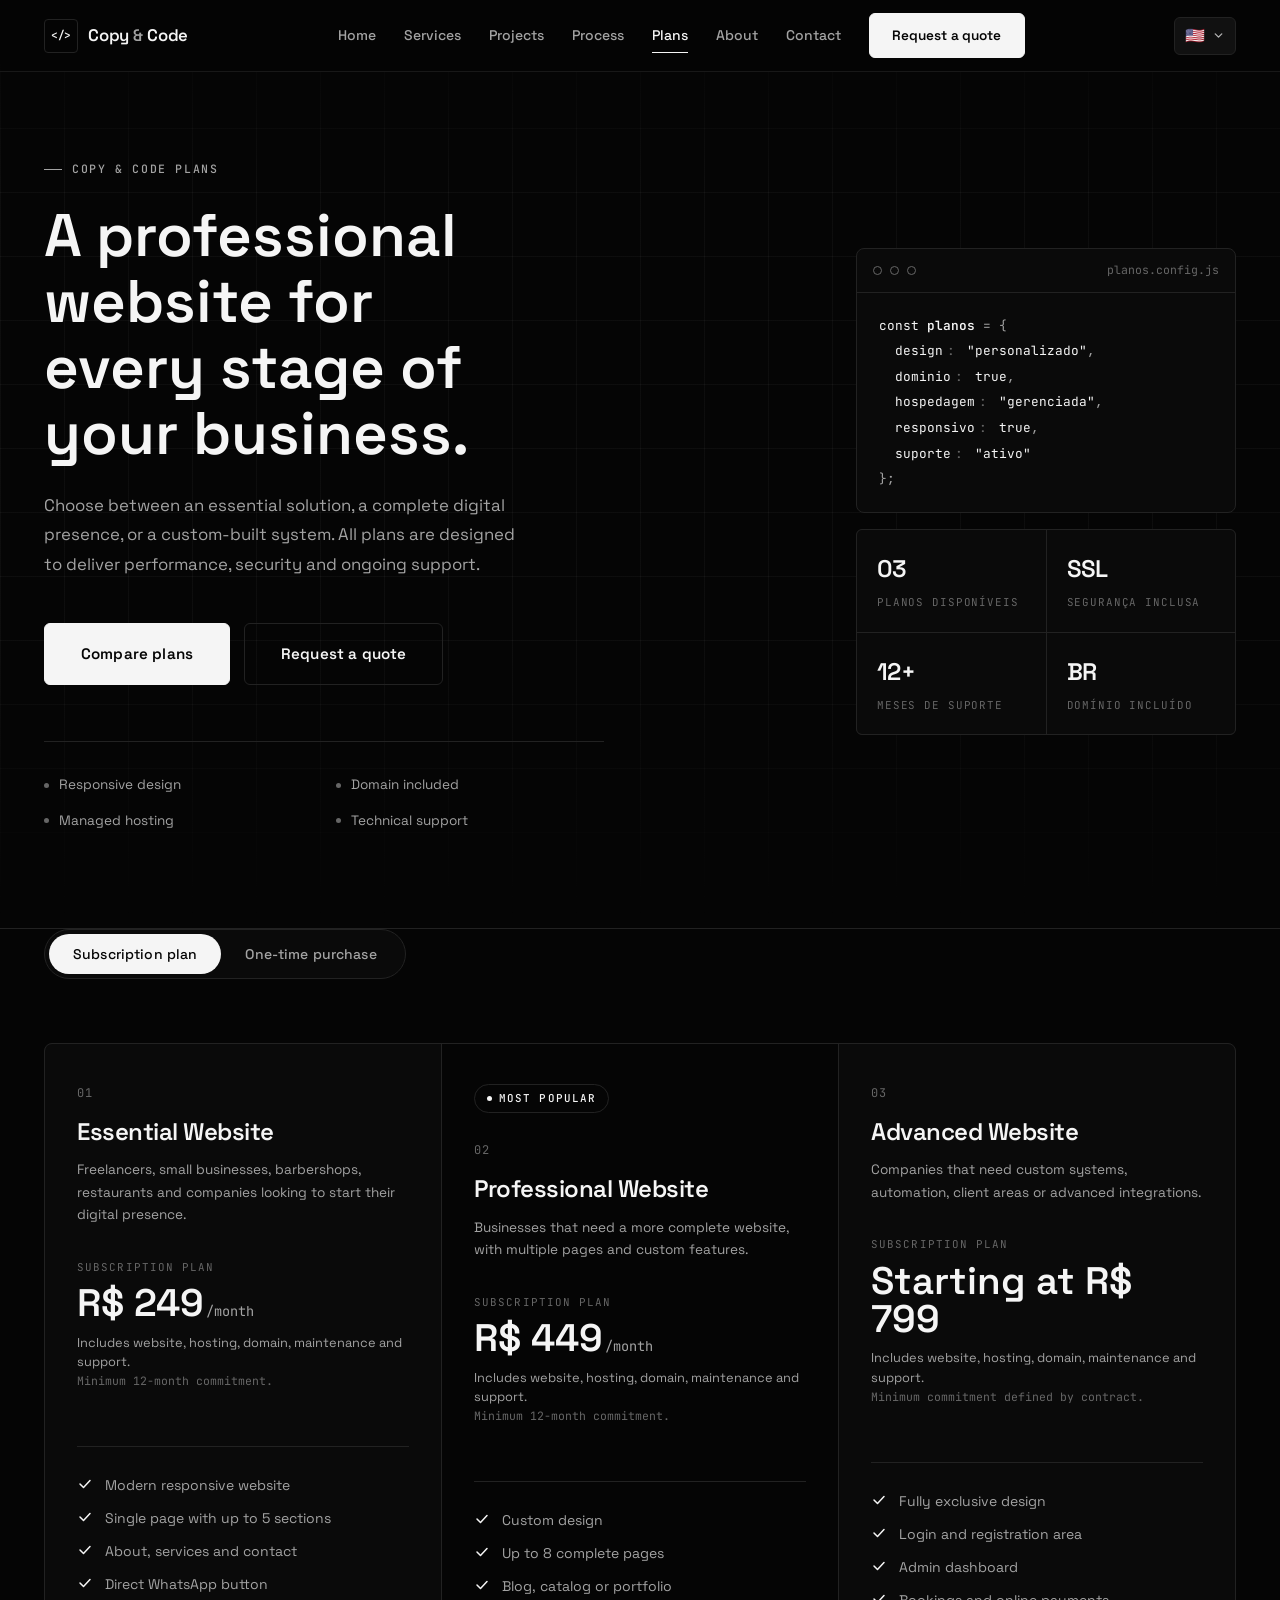
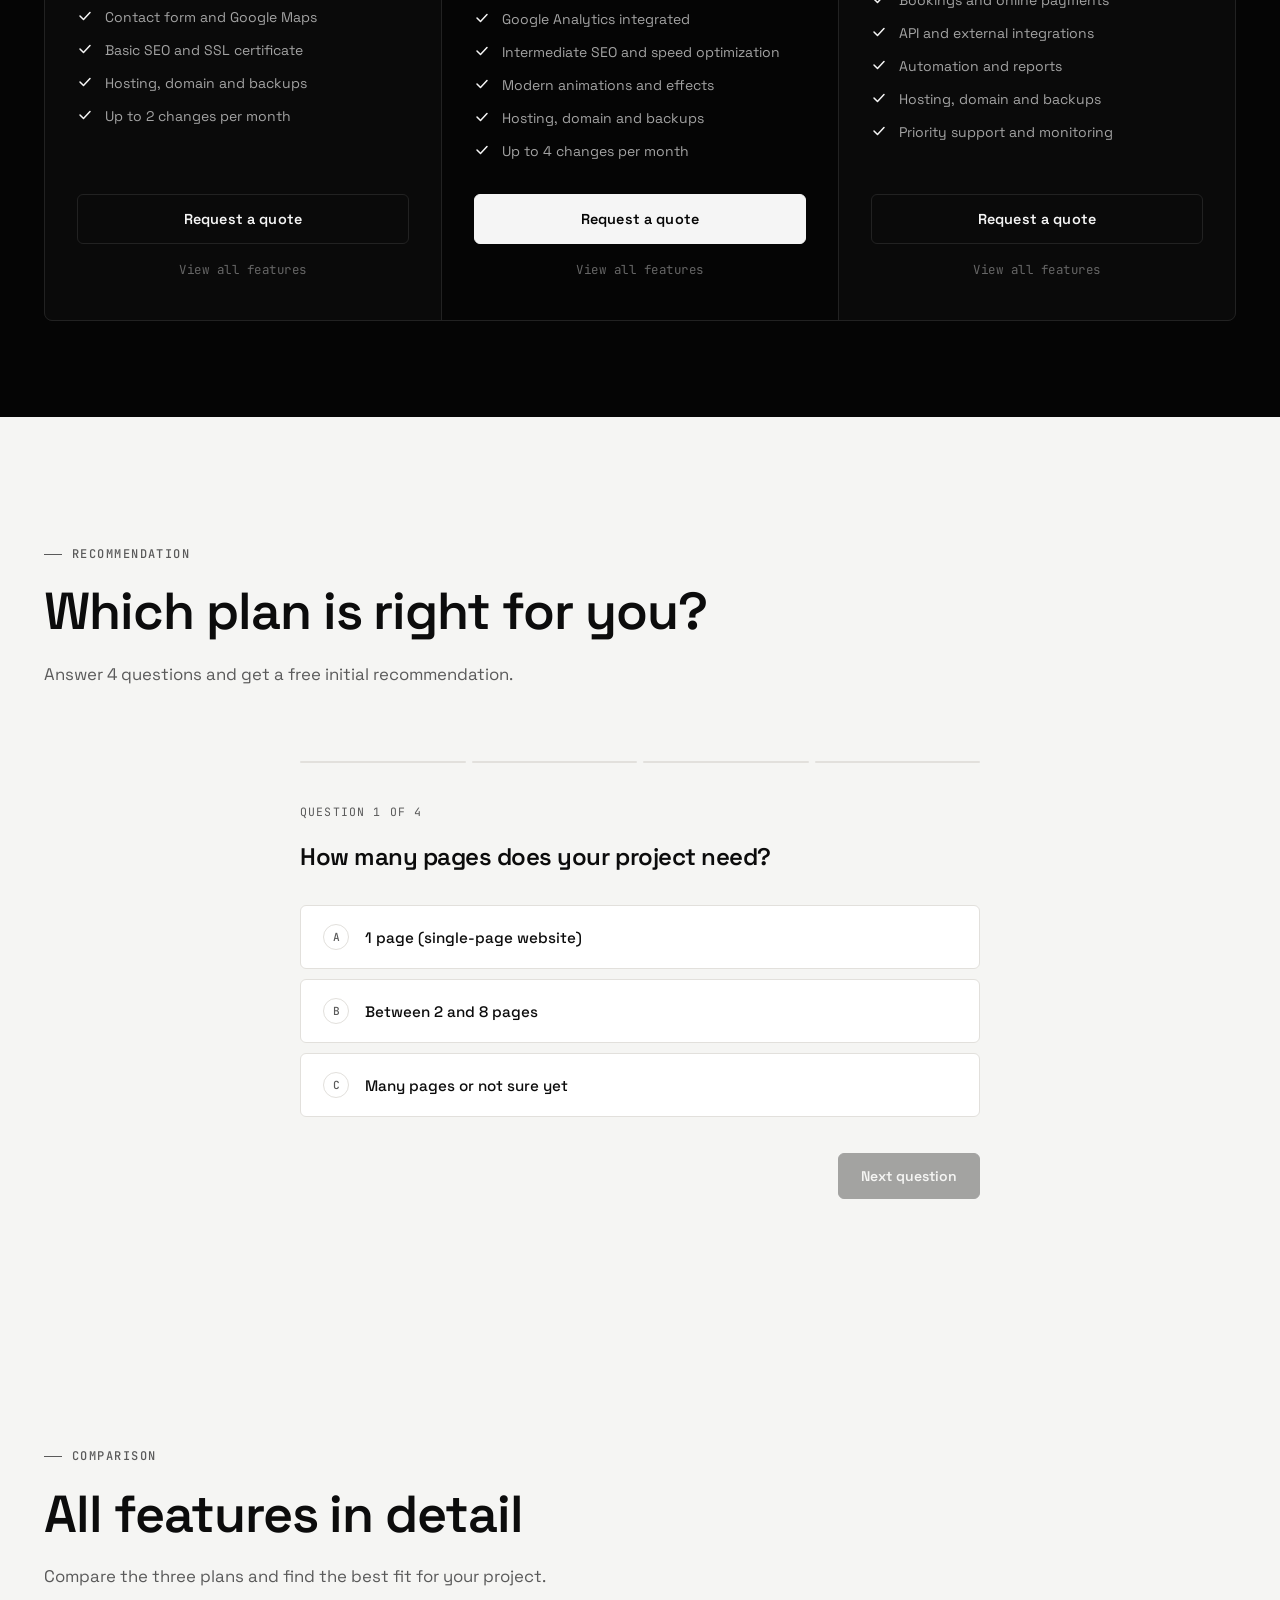
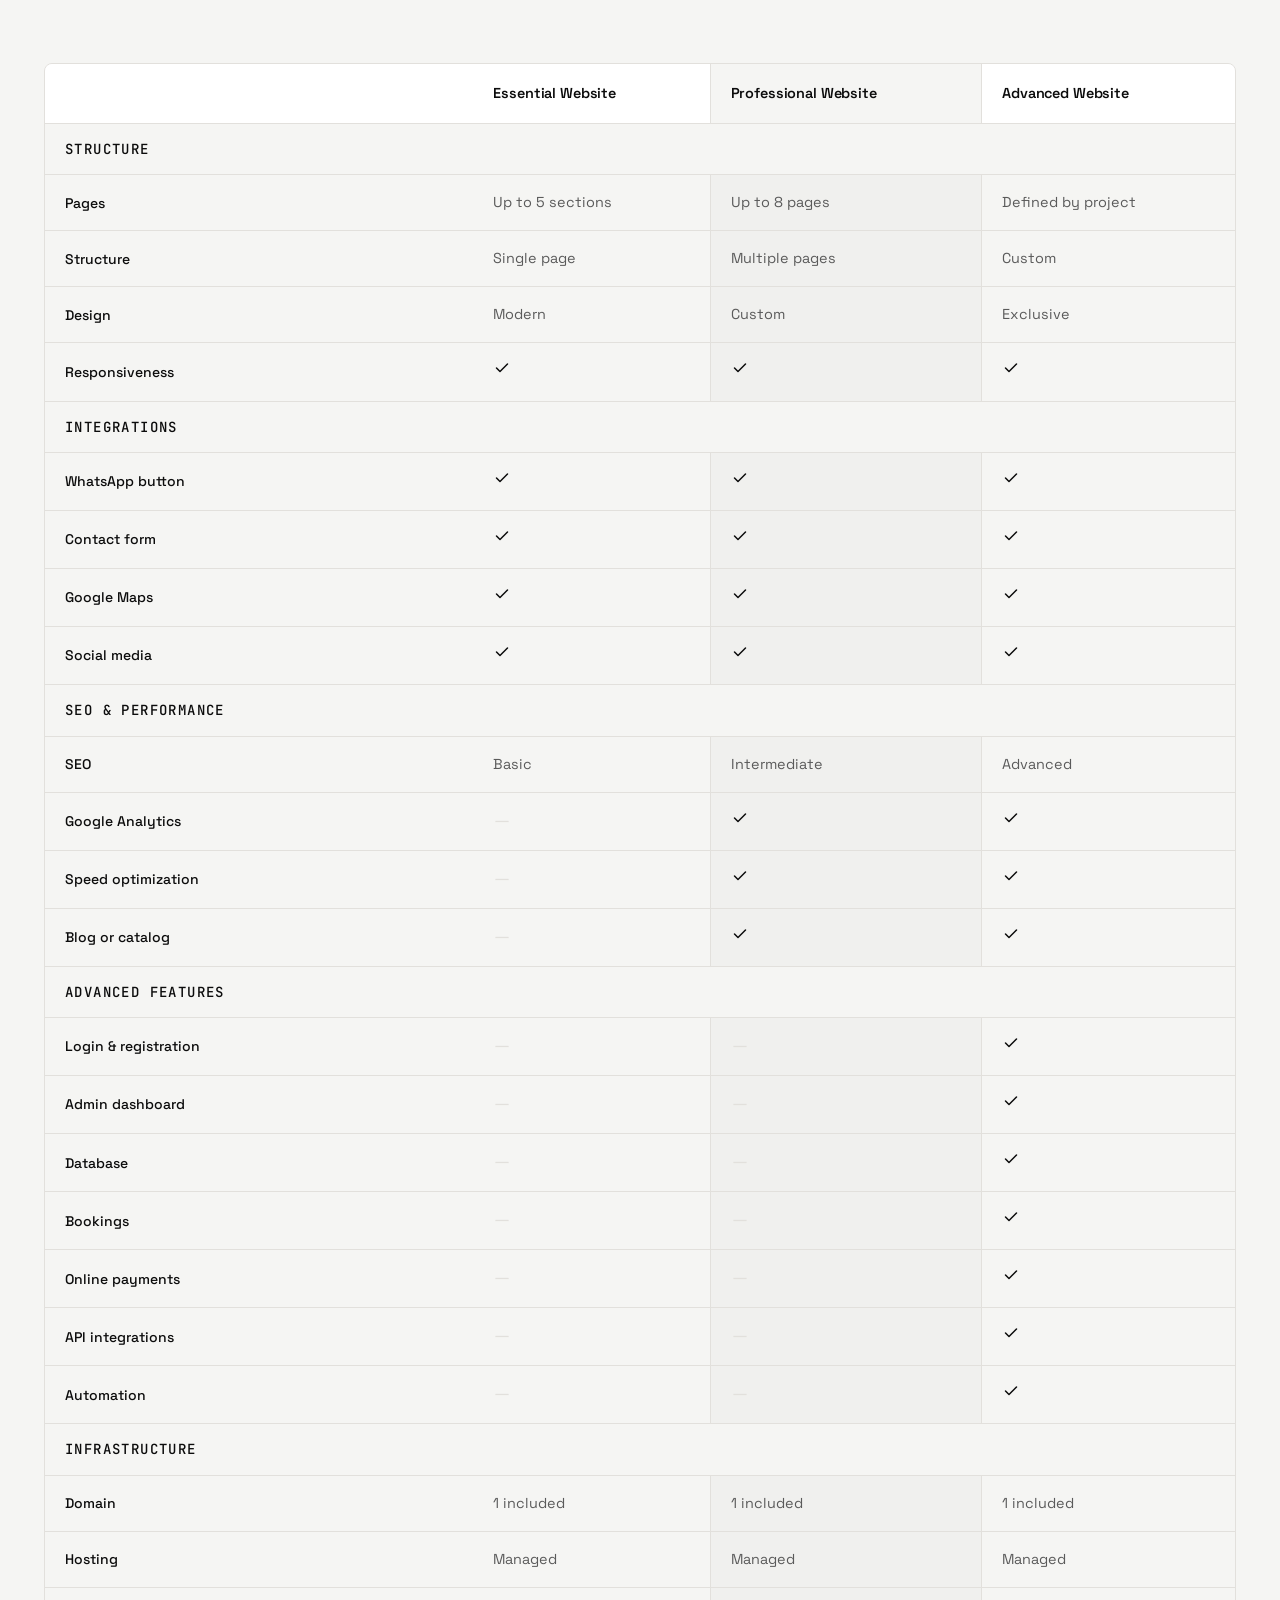
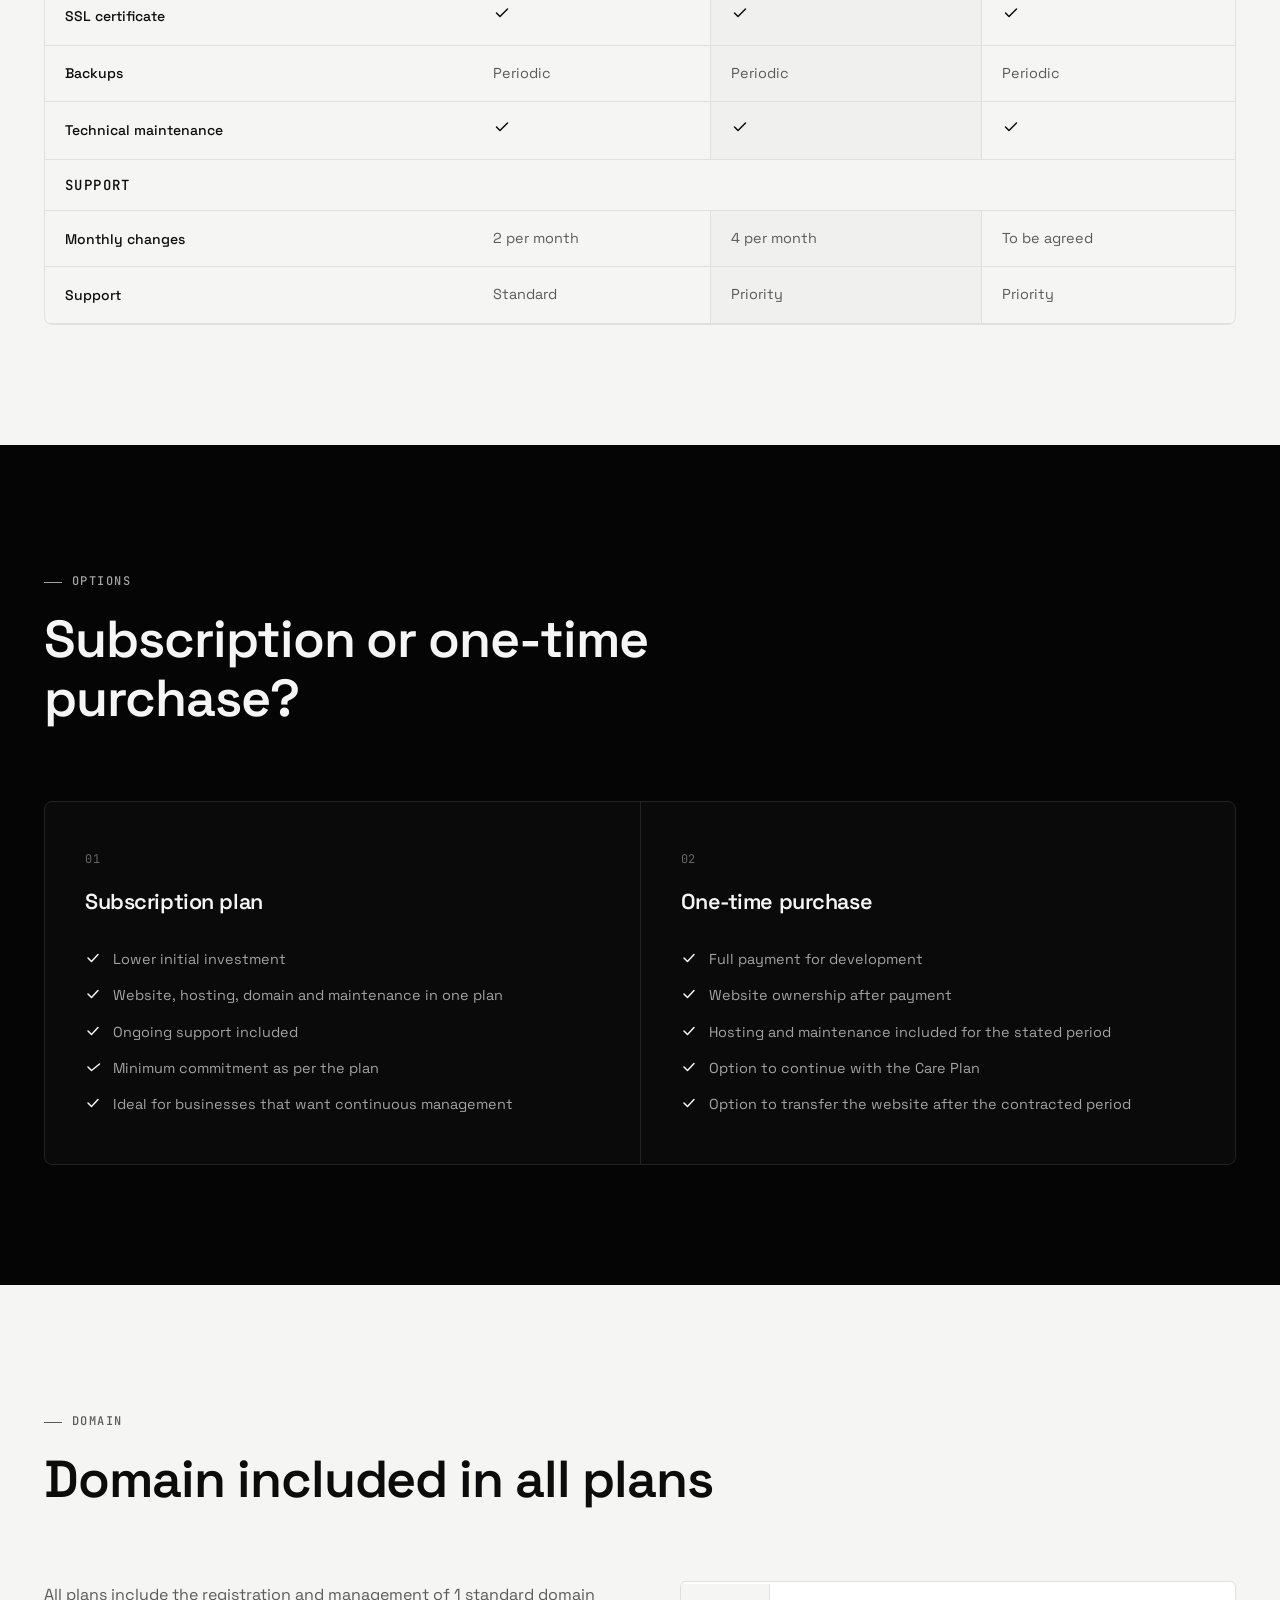
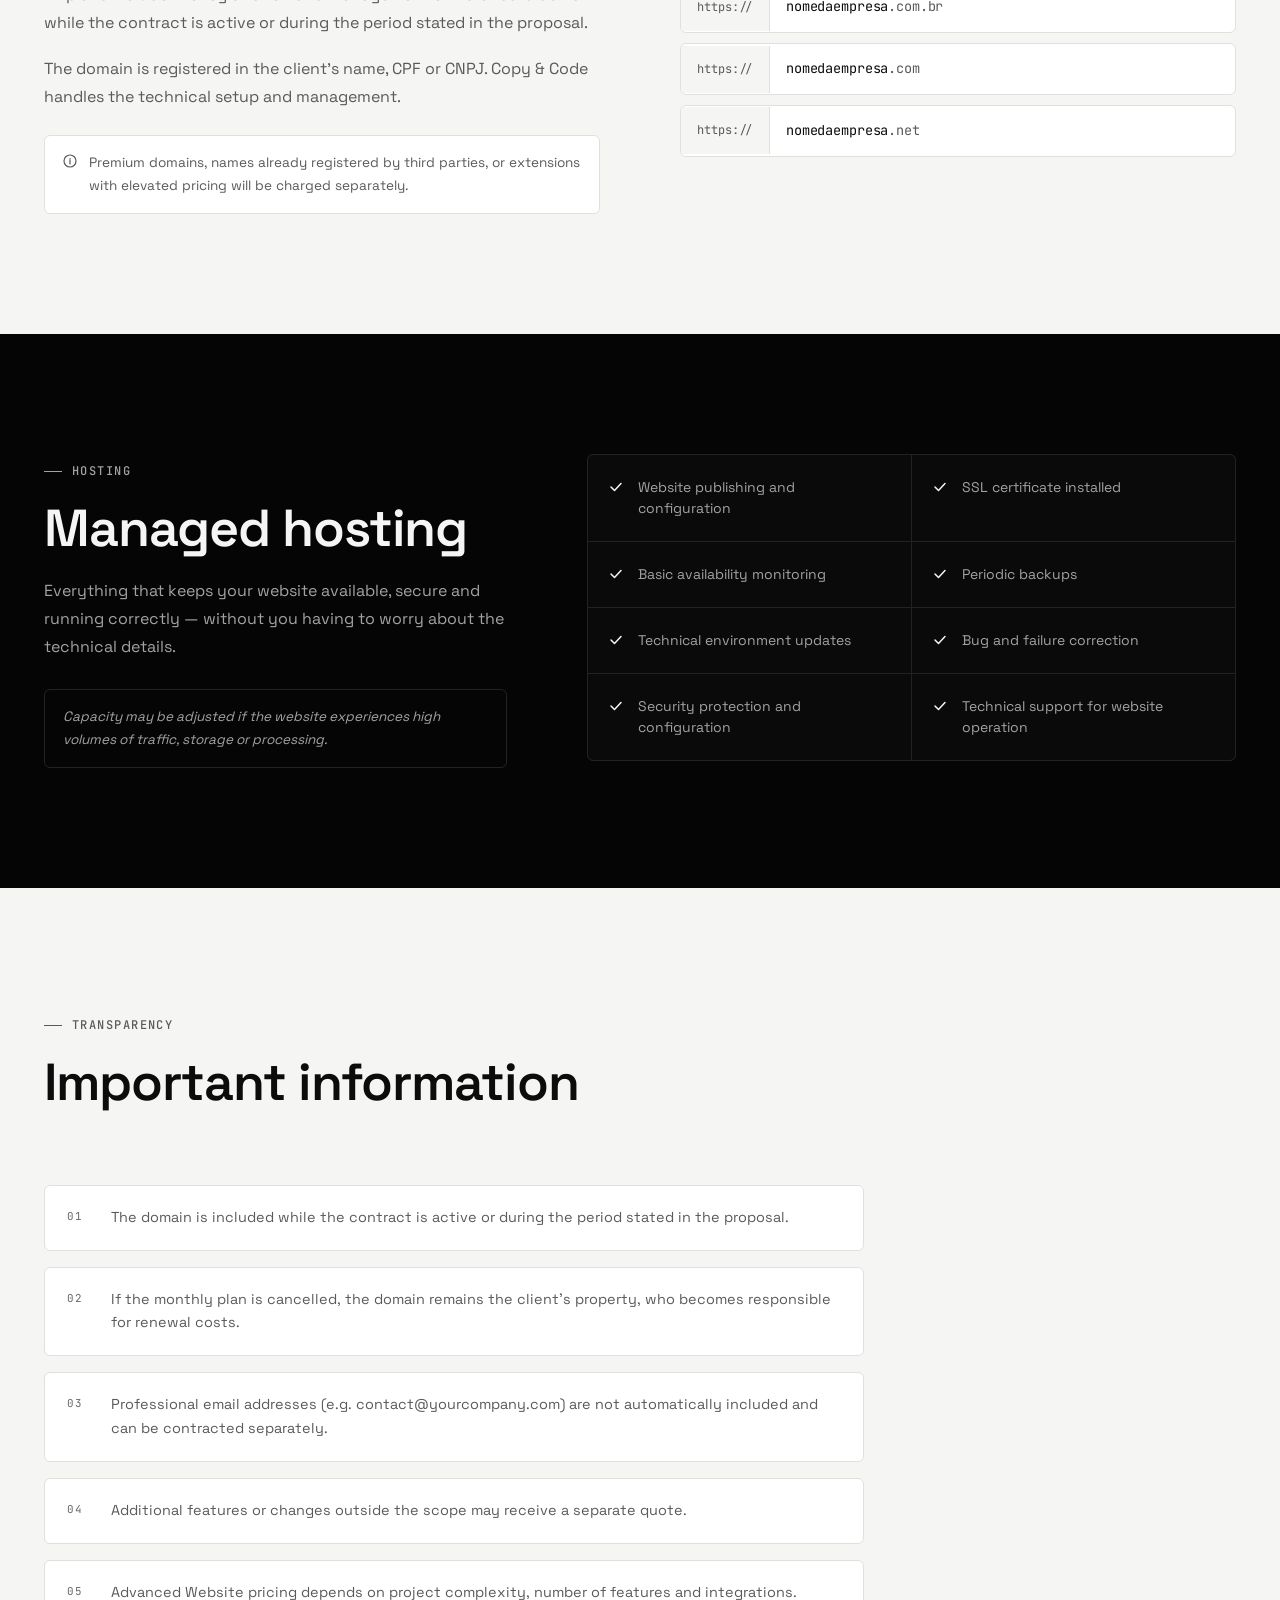
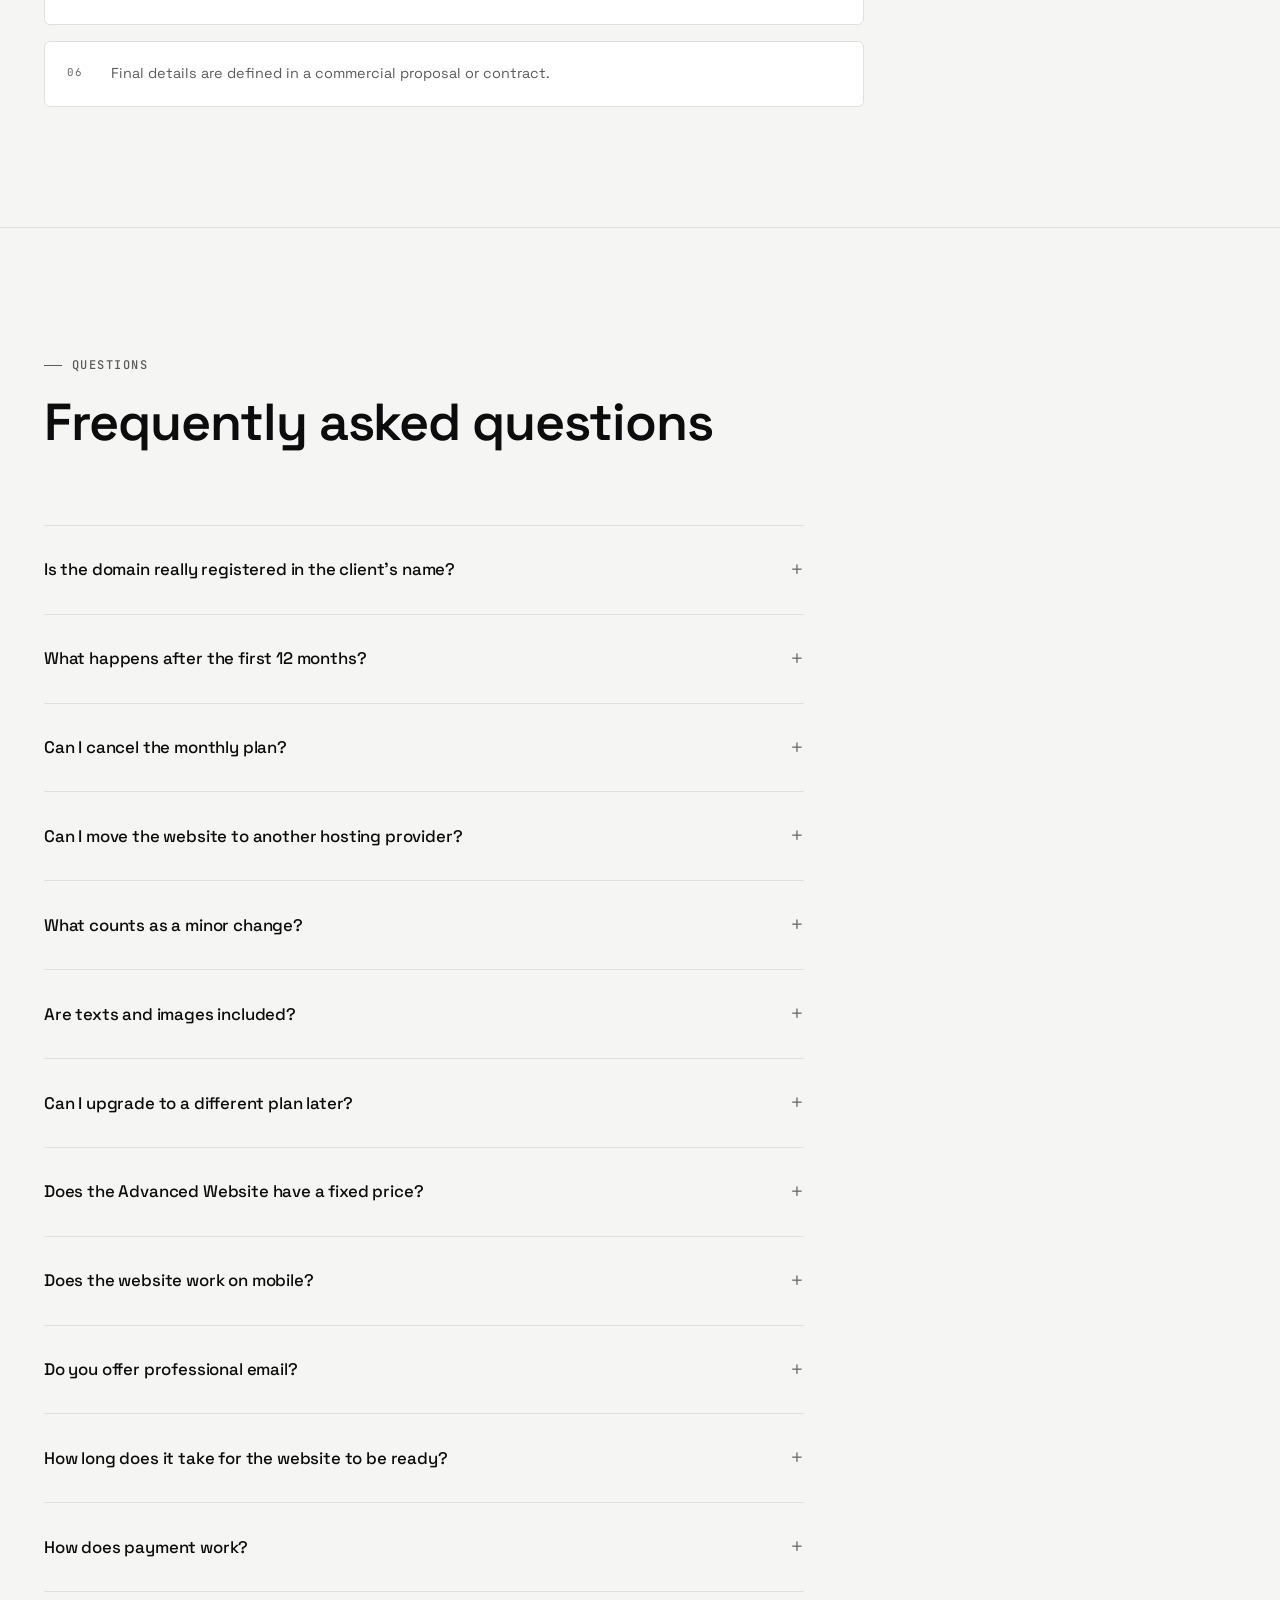
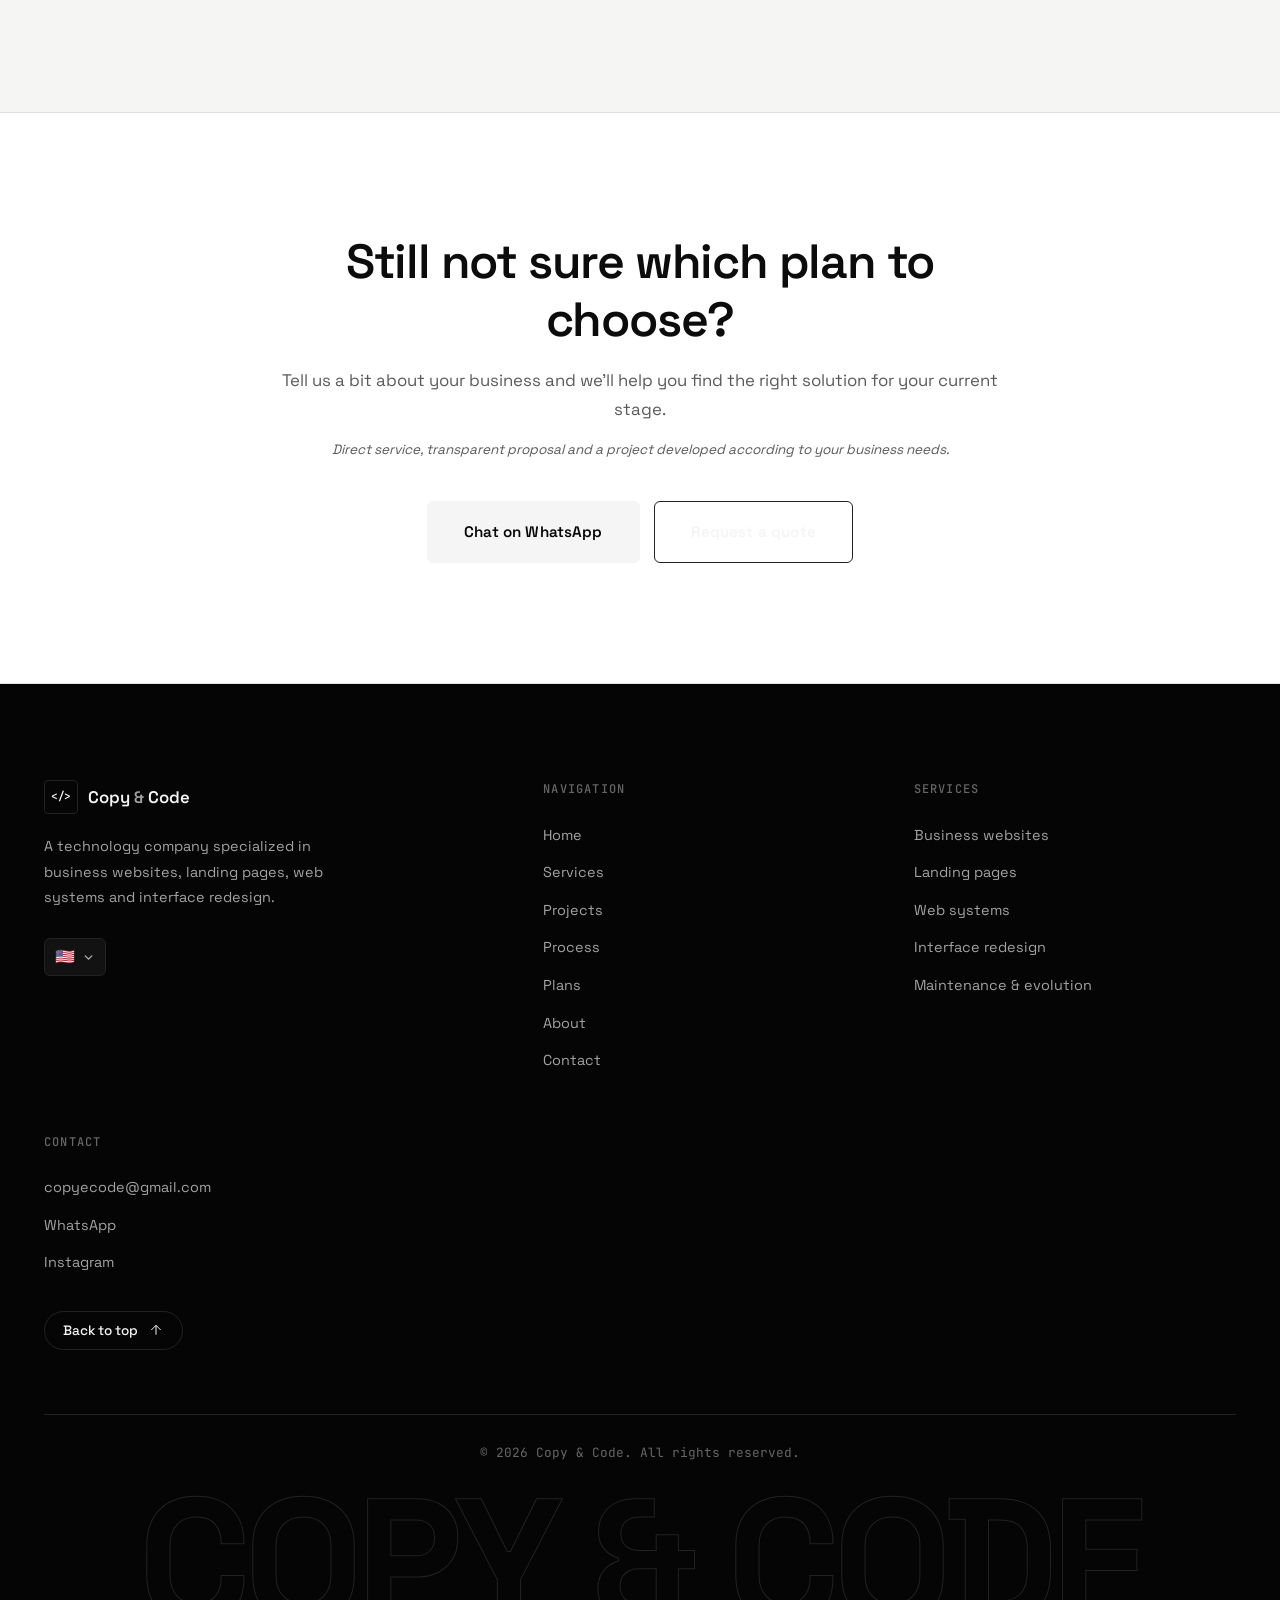
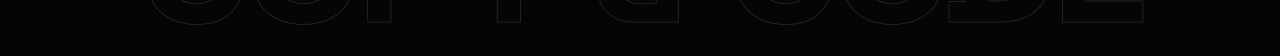
<file: planos.html>
<!DOCTYPE html>
<html lang="pt-BR">
<head>
  <meta charset="UTF-8">
  <meta name="viewport" content="width=device-width, initial-scale=1">
  <meta name="format-detection" content="telephone=no">
  <title>Copy &amp; Code</title>
  <meta name="description" content="Criamos sites profissionais, sistemas sob medida e estratégias digitais para fortalecer sua empresa, atrair clientes e transformar ideias em resultados.">
  <meta name="keywords" content="planos de sites, criação de site, site profissional, Copy &amp; Code, planos mensais, site sob medida">
  <meta name="author" content="Copy &amp; Code">
  <link rel="canonical" href="https://devcopycode.github.io/copycode-portfolio/planos.html">
  <meta property="og:type" content="website">
  <meta property="og:site_name" content="Copy &amp; Code">
  <meta property="og:locale" content="pt_BR">
  <meta property="og:url" content="https://devcopycode.github.io/copycode-portfolio/planos.html">
  <meta property="og:title" content="Copy &amp; Code — Sites, Sistemas e Marketing Digital">
  <meta property="og:description" content="Criamos sites profissionais, sistemas sob medida e estratégias digitais para fortalecer sua empresa, atrair clientes e transformar ideias em resultados.">
  <meta property="og:image" content="https://devcopycode.github.io/copycode-portfolio/assets/images/og-copy-code-v2.jpg">
  <meta property="og:image:secure_url" content="https://devcopycode.github.io/copycode-portfolio/assets/images/og-copy-code-v2.jpg">
  <meta property="og:image:type" content="image/jpeg">
  <meta property="og:image:width" content="1200">
  <meta property="og:image:height" content="630">
  <meta property="og:image:alt" content="Copy &amp; Code — Sites, sistemas e marketing digital">
  <meta name="twitter:card" content="summary_large_image">
  <meta name="twitter:title" content="Copy &amp; Code — Sites, Sistemas e Marketing Digital">
  <meta name="twitter:description" content="Criamos sites profissionais, sistemas sob medida e estratégias digitais para fortalecer sua empresa, atrair clientes e transformar ideias em resultados.">
  <meta name="twitter:image" content="https://devcopycode.github.io/copycode-portfolio/assets/images/og-copy-code-v2.jpg">
  <meta name="twitter:image:alt" content="Copy &amp; Code — Sites, sistemas e marketing digital">
  <meta name="theme-color" content="#050505">
  <link rel="icon" type="image/png" sizes="512x512" href="assets/favicon.png">
  <link rel="apple-touch-icon" sizes="180x180" href="assets/favicon.png">
  <link rel="preconnect" href="https://fonts.googleapis.com">
  <link rel="preconnect" href="https://fonts.gstatic.com" crossorigin>
  <link href="https://fonts.googleapis.com/css2?family=Space+Grotesk:wght@300;400;500;600;700&family=JetBrains+Mono:wght@400;500;600&display=swap" rel="stylesheet" media="print" onload="this.media='all'">
  <noscript><link href="https://fonts.googleapis.com/css2?family=Space+Grotesk:wght@300;400;500;600;700&family=JetBrains+Mono:wght@400;500;600&display=swap" rel="stylesheet"></noscript>
  <link rel="stylesheet" href="css/styles.css?v=3">
  <link rel="stylesheet" href="css/plans.css?v=3">

  <script type="application/ld+json">
  {
    "@context": "https://schema.org",
    "@type": "ProfessionalService",
    "name": "Copy & Code",
    "description": "Criamos sites profissionais, sistemas sob medida e estratégias digitais para fortalecer sua empresa, atrair clientes e transformar ideias em resultados.",
    "url": "https://devcopycode.github.io/copycode-portfolio/planos.html",
    "image": "https://devcopycode.github.io/copycode-portfolio/assets/images/og-copy-code-v2.jpg",
    "telephone": "+5541997063216",
    "email": "copyecode@gmail.com",
    "sameAs": ["https://www.instagram.com/copyecode/"],
    "areaServed": "BR",
    "hasOfferCatalog": {
      "@type": "OfferCatalog",
      "name": "Planos de Criação de Sites",
      "itemListElement": [
        {
          "@type": "Offer",
          "name": "Site Essencial",
          "description": "Site moderno e responsivo com até 5 seções, hospedagem, domínio e suporte.",
          "price": "249",
          "priceCurrency": "BRL",
          "priceSpecification": { "@type": "UnitPriceSpecification", "billingDuration": "P1M" }
        },
        {
          "@type": "Offer",
          "name": "Site Profissional",
          "description": "Design personalizado, até 8 páginas, SEO intermediário, blog e suporte prioritário.",
          "price": "449",
          "priceCurrency": "BRL",
          "priceSpecification": { "@type": "UnitPriceSpecification", "billingDuration": "P1M" }
        },
        {
          "@type": "Offer",
          "name": "Site Avançado",
          "description": "Sistema personalizado com login, painel administrativo, pagamentos e integrações.",
          "price": "799",
          "priceCurrency": "BRL",
          "priceSpecification": { "@type": "UnitPriceSpecification", "billingDuration": "P1M" }
        }
      ]
    }
  }
  </script>
</head>
<body>
  <a href="index.html#inicio" class="skip-link" data-i18n="skipLink">Pular para o conteúdo</a>

  <!-- ========== HEADER ========== -->
  <header class="header" id="header">
    <div class="container header__inner">
      <a href="index.html" class="header__logo" aria-label="Copy &amp; Code — Página inicial" data-i18n-aria-label="logoHomeLabel">
        <span class="header__logo-mark" aria-hidden="true">&lt;/&gt;</span>
        <span class="header__logo-text">Copy <span class="header__logo-dot">&amp;</span> Code</span>
      </a>

      <nav class="header__nav" id="nav" aria-label="Menu principal" data-i18n-aria-label="mainMenuLabel">
        <a href="index.html#inicio" class="header__link" data-i18n="navHome">Início</a>
        <a href="index.html#servicos" class="header__link" data-i18n="navServices">Serviços</a>
        <a href="index.html#portfolio" class="header__link" data-i18n="navProjects">Projetos</a>
        <a href="index.html#processo" class="header__link" data-i18n="navProcess">Processo</a>
        <a href="planos.html" class="header__link header__link--active-plans" data-i18n="navPlans" aria-current="page">Planos</a>
        <a href="index.html#sobre" class="header__link" data-i18n="navAbout">Sobre</a>
        <a href="index.html#contato" class="header__link" data-i18n="navContact">Contato</a>

        <a href="index.html#contato" class="btn btn--primary header__cta" data-i18n="navQuote">Solicitar orçamento</a>
      </nav>
      <div class="header__overlay" id="navOverlay" aria-hidden="true" hidden></div>

      <div class="header__lang language-switcher" data-language-switcher>
        <button type="button" class="language-switcher__trigger" aria-label="Selecionar idioma" aria-haspopup="listbox" aria-expanded="false" data-lang-trigger>
          <span class="language-switcher__flag" data-lang-active-flag aria-hidden="true">🇧🇷</span>
          <span class="sr-only" data-lang-active-name>Português do Brasil</span>
          <svg class="language-switcher__chevron" viewBox="0 0 16 16" fill="none" aria-hidden="true">
            <path d="M4 6l4 4 4-4" stroke="currentColor" stroke-width="1.6" stroke-linecap="round" stroke-linejoin="round"/>
          </svg>
        </button>
        <div class="language-switcher__menu" role="listbox" data-lang-menu hidden>
          <button type="button" class="language-switcher__option" role="option" data-lang="pt-BR" aria-selected="true">
            <span class="language-switcher__flag" aria-hidden="true">🇧🇷</span>
            <span class="language-switcher__name" data-i18n="languagePortuguese">Português</span>
          </button>
          <button type="button" class="language-switcher__option" role="option" data-lang="en" aria-selected="false">
            <span class="language-switcher__flag" aria-hidden="true">🇺🇸</span>
            <span class="language-switcher__name" data-i18n="languageEnglish">English</span>
          </button>
        </div>
      </div>

      <button class="header__menu-btn" id="menuBtn" type="button" aria-label="Abrir menu" aria-controls="nav" aria-expanded="false">
        <span></span>
        <span></span>
        <span></span>
      </button>
    </div>
  </header>

  <main id="conteudo-principal">

    <!-- ========== HERO ========== -->
    <section class="plans-hero" id="planos" aria-labelledby="plans-hero-title">
      <div class="plans-hero__grid-bg" aria-hidden="true"></div>
      <div class="container plans-hero__inner">

        <div class="plans-hero__main">
          <p class="plans-hero__label reveal" data-i18n="plansHeroLabel">PLANOS COPY &amp; CODE</p>

          <h1 class="plans-hero__title reveal" id="plans-hero-title" data-i18n="plansHeroTitle">
            Um site profissional para cada etapa do seu negócio.
          </h1>

          <p class="plans-hero__subtitle reveal" data-i18n="plansHeroSubtitle">
            Escolha entre uma solução essencial, uma presença digital completa ou um sistema desenvolvido sob medida. Todos os planos incluem desempenho, segurança e suporte contínuo.
          </p>

          <div class="plans-hero__actions reveal">
            <a href="#comparativo" class="btn btn--primary btn--lg" data-i18n="plansHeroCtaCompare">Comparar planos</a>
            <a href="#contato-planos" class="btn btn--outline btn--lg" data-i18n="plansHeroCtaQuote">Solicitar orçamento</a>
          </div>

          <div class="plans-hero__features reveal" aria-label="Características dos planos">
            <div class="plans-hero__feature">
              <span class="plans-hero__feature-dot" aria-hidden="true"></span>
              <span data-i18n="plansFeature1">Design responsivo</span>
            </div>
            <div class="plans-hero__feature">
              <span class="plans-hero__feature-dot" aria-hidden="true"></span>
              <span data-i18n="plansFeature2">Domínio incluído</span>
            </div>
            <div class="plans-hero__feature">
              <span class="plans-hero__feature-dot" aria-hidden="true"></span>
              <span data-i18n="plansFeature3">Hospedagem gerenciada</span>
            </div>
            <div class="plans-hero__feature">
              <span class="plans-hero__feature-dot" aria-hidden="true"></span>
              <span data-i18n="plansFeature4">Suporte técnico</span>
            </div>
          </div>
        </div>

        <div class="plans-hero__visual reveal">
          <div class="plans-code-window" aria-hidden="true">
            <div class="plans-code-window__header">
              <div class="plans-code-window__dot"></div>
              <div class="plans-code-window__dot"></div>
              <div class="plans-code-window__dot"></div>
              <span class="plans-code-window__file">planos.config.js</span>
            </div>
            <div class="plans-code-window__body">
              <div><span class="code-kw">const</span> <span class="code-var">planos</span> <span class="code-obj">= {</span></div>
              <div>&nbsp;&nbsp;<span class="code-key">design</span><span class="code-colon">:</span> <span class="code-str">"personalizado"</span><span class="code-obj">,</span></div>
              <div>&nbsp;&nbsp;<span class="code-key">dominio</span><span class="code-colon">:</span> <span class="code-bool">true</span><span class="code-obj">,</span></div>
              <div>&nbsp;&nbsp;<span class="code-key">hospedagem</span><span class="code-colon">:</span> <span class="code-str">"gerenciada"</span><span class="code-obj">,</span></div>
              <div>&nbsp;&nbsp;<span class="code-key">responsivo</span><span class="code-colon">:</span> <span class="code-bool">true</span><span class="code-obj">,</span></div>
              <div>&nbsp;&nbsp;<span class="code-key">suporte</span><span class="code-colon">:</span> <span class="code-str">"ativo"</span></div>
              <div><span class="code-obj">};</span></div>
            </div>
          </div>

          <div class="plans-hero__stats" aria-hidden="true">
            <div class="plans-hero__stat">
              <span class="plans-hero__stat-value">03</span>
              <span class="plans-hero__stat-label">Planos disponíveis</span>
            </div>
            <div class="plans-hero__stat">
              <span class="plans-hero__stat-value">SSL</span>
              <span class="plans-hero__stat-label">Segurança inclusa</span>
            </div>
            <div class="plans-hero__stat">
              <span class="plans-hero__stat-value">12+</span>
              <span class="plans-hero__stat-label">Meses de suporte</span>
            </div>
            <div class="plans-hero__stat">
              <span class="plans-hero__stat-value">BR</span>
              <span class="plans-hero__stat-label">Domínio incluído</span>
            </div>
          </div>
        </div>

      </div>
    </section>

    <!-- ========== TOGGLE + CARDS ========== -->
    <section class="plans-toggle-section plan-cards-section" id="planos-cards" aria-labelledby="plans-toggle-label">
      <div class="container">

        <!-- Toggle de modalidade -->
        <div class="plans-toggle" role="group" id="plans-toggle-label" aria-label="Selecionar modalidade de pagamento">
          <button
            type="button"
            class="plans-toggle__btn"
            id="toggleSub"
            aria-pressed="true"
            data-i18n="plansToggleSub"
          >Plano por assinatura</button>
          <button
            type="button"
            class="plans-toggle__btn"
            id="toggleDef"
            aria-pressed="false"
            data-i18n="plansToggleDef"
          >Compra definitiva</button>
        </div>

        <!-- Cards -->
        <div class="plan-cards" role="list" aria-label="Planos disponíveis">

          <!-- Plano 01: Essencial -->
          <article class="plan-card reveal" id="essencial" role="listitem" aria-labelledby="plan-ess-name">
            <span class="plan-card__number" aria-hidden="true">01</span>
            <h2 class="plan-card__name" id="plan-ess-name" data-i18n="planEssName">Site Essencial</h2>
            <p class="plan-card__public" data-i18n="planPublicEss">Profissionais autônomos, pequenos negócios, barbearias, restaurantes e empresas que precisam iniciar sua presença digital.</p>

            <div class="plan-card__price-block">
              <!-- Assinatura -->
              <div class="plan-card__price-sub" id="ess-price-sub">
                <p class="plan-card__price-label" data-i18n="plansToggleSub">Plano por assinatura</p>
                <div class="plan-card__price-row">
                  <span class="plan-card__price" data-i18n="planEssSubPrice">R$ 249</span>
                  <span class="plan-card__period" data-i18n="planSubPeriod">/mês</span>
                </div>
                <p class="plan-card__price-note">
                  <span data-i18n="planSubNote">Inclui site, hospedagem, domínio, manutenção e suporte.</span><br>
                  <small data-i18n="planMinStay">Permanência mínima de 12 meses.</small>
                </p>
              </div>
              <!-- Definitiva -->
              <div class="plan-card__price-def hidden" id="ess-price-def">
                <p class="plan-card__price-label" data-i18n="plansToggleDef">Compra definitiva</p>
                <div class="plan-card__price-row">
                  <span class="plan-card__price" data-i18n="planEssDefPrice">R$ 1.100</span>
                </div>
                <p class="plan-card__price-note">
                  <span data-i18n="planDefNote">Hospedagem, domínio e manutenção incluídos nos primeiros 12 meses.</span>
                </p>
              </div>
            </div>

            <div class="plan-card__divider" aria-hidden="true"></div>

            <ul class="plan-card__features" aria-label="Recursos incluídos">
              <li class="plan-card__feature">
                <svg class="plan-card__feature-check" viewBox="0 0 16 16" fill="none" aria-hidden="true"><path d="M3 8l3.5 3.5L13 4.5" stroke="currentColor" stroke-width="1.5" stroke-linecap="round" stroke-linejoin="round"/></svg>
                <span data-i18n="planEssFeat1">Site moderno e responsivo</span>
              </li>
              <li class="plan-card__feature">
                <svg class="plan-card__feature-check" viewBox="0 0 16 16" fill="none" aria-hidden="true"><path d="M3 8l3.5 3.5L13 4.5" stroke="currentColor" stroke-width="1.5" stroke-linecap="round" stroke-linejoin="round"/></svg>
                <span data-i18n="planEssFeat2">Página única com até 5 seções</span>
              </li>
              <li class="plan-card__feature">
                <svg class="plan-card__feature-check" viewBox="0 0 16 16" fill="none" aria-hidden="true"><path d="M3 8l3.5 3.5L13 4.5" stroke="currentColor" stroke-width="1.5" stroke-linecap="round" stroke-linejoin="round"/></svg>
                <span data-i18n="planEssFeat3">Apresentação, serviços e contato</span>
              </li>
              <li class="plan-card__feature">
                <svg class="plan-card__feature-check" viewBox="0 0 16 16" fill="none" aria-hidden="true"><path d="M3 8l3.5 3.5L13 4.5" stroke="currentColor" stroke-width="1.5" stroke-linecap="round" stroke-linejoin="round"/></svg>
                <span data-i18n="planEssFeat4">Botão direto para WhatsApp</span>
              </li>
              <li class="plan-card__feature">
                <svg class="plan-card__feature-check" viewBox="0 0 16 16" fill="none" aria-hidden="true"><path d="M3 8l3.5 3.5L13 4.5" stroke="currentColor" stroke-width="1.5" stroke-linecap="round" stroke-linejoin="round"/></svg>
                <span data-i18n="planEssFeat5">Formulário de contato e Google Maps</span>
              </li>
              <li class="plan-card__feature">
                <svg class="plan-card__feature-check" viewBox="0 0 16 16" fill="none" aria-hidden="true"><path d="M3 8l3.5 3.5L13 4.5" stroke="currentColor" stroke-width="1.5" stroke-linecap="round" stroke-linejoin="round"/></svg>
                <span data-i18n="planEssFeat6">SEO básico e certificado SSL</span>
              </li>
              <li class="plan-card__feature">
                <svg class="plan-card__feature-check" viewBox="0 0 16 16" fill="none" aria-hidden="true"><path d="M3 8l3.5 3.5L13 4.5" stroke="currentColor" stroke-width="1.5" stroke-linecap="round" stroke-linejoin="round"/></svg>
                <span data-i18n="planEssFeat7">Hospedagem, domínio e backups</span>
              </li>
              <li class="plan-card__feature">
                <svg class="plan-card__feature-check" viewBox="0 0 16 16" fill="none" aria-hidden="true"><path d="M3 8l3.5 3.5L13 4.5" stroke="currentColor" stroke-width="1.5" stroke-linecap="round" stroke-linejoin="round"/></svg>
                <span data-i18n="planEssFeat8">Até 2 alterações por mês</span>
              </li>
            </ul>

            <button
              type="button"
              class="btn btn--outline btn--full plan-card__cta"
              data-plan="essencial"
              data-i18n="planCta"
              aria-label="Solicitar orçamento do plano Site Essencial"
            >Solicitar orçamento</button>
            <a href="#comparativo" class="plan-card__link" data-i18n="planViewFeatures">Ver todos os recursos</a>
          </article>

          <!-- Plano 02: Profissional (Destaque) -->
          <article class="plan-card plan-card--featured reveal" id="profissional" role="listitem" aria-labelledby="plan-pro-name">
            <div class="plan-card__badge">
              <span class="plan-card__badge-dot" aria-hidden="true"></span>
              <span data-i18n="planPopularBadge">Mais escolhido</span>
            </div>
            <span class="plan-card__number" aria-hidden="true">02</span>
            <h2 class="plan-card__name" id="plan-pro-name" data-i18n="planProName">Site Profissional</h2>
            <p class="plan-card__public" data-i18n="planPublicPro">Empresas que precisam de um site mais completo, com várias páginas, melhor apresentação e recursos personalizados.</p>

            <div class="plan-card__price-block">
              <div class="plan-card__price-sub" id="pro-price-sub">
                <p class="plan-card__price-label" data-i18n="plansToggleSub">Plano por assinatura</p>
                <div class="plan-card__price-row">
                  <span class="plan-card__price" data-i18n="planProSubPrice">R$ 449</span>
                  <span class="plan-card__period" data-i18n="planSubPeriod">/mês</span>
                </div>
                <p class="plan-card__price-note">
                  <span data-i18n="planSubNote">Inclui site, hospedagem, domínio, manutenção e suporte.</span><br>
                  <small data-i18n="planMinStay">Permanência mínima de 12 meses.</small>
                </p>
              </div>
              <div class="plan-card__price-def hidden" id="pro-price-def">
                <p class="plan-card__price-label" data-i18n="plansToggleDef">Compra definitiva</p>
                <div class="plan-card__price-row">
                  <span class="plan-card__price" data-i18n="planProDefPrice">R$ 2.500</span>
                </div>
                <p class="plan-card__price-note">
                  <span data-i18n="planDefNote">Hospedagem, domínio e manutenção incluídos nos primeiros 12 meses.</span>
                </p>
              </div>
            </div>

            <div class="plan-card__divider" aria-hidden="true"></div>

            <ul class="plan-card__features" aria-label="Recursos incluídos">
              <li class="plan-card__feature">
                <svg class="plan-card__feature-check" viewBox="0 0 16 16" fill="none" aria-hidden="true"><path d="M3 8l3.5 3.5L13 4.5" stroke="currentColor" stroke-width="1.5" stroke-linecap="round" stroke-linejoin="round"/></svg>
                <span data-i18n="planProFeat1">Design personalizado</span>
              </li>
              <li class="plan-card__feature">
                <svg class="plan-card__feature-check" viewBox="0 0 16 16" fill="none" aria-hidden="true"><path d="M3 8l3.5 3.5L13 4.5" stroke="currentColor" stroke-width="1.5" stroke-linecap="round" stroke-linejoin="round"/></svg>
                <span data-i18n="planProFeat2">Até 8 páginas completas</span>
              </li>
              <li class="plan-card__feature">
                <svg class="plan-card__feature-check" viewBox="0 0 16 16" fill="none" aria-hidden="true"><path d="M3 8l3.5 3.5L13 4.5" stroke="currentColor" stroke-width="1.5" stroke-linecap="round" stroke-linejoin="round"/></svg>
                <span data-i18n="planProFeat3">Blog, catálogo ou portfólio</span>
              </li>
              <li class="plan-card__feature">
                <svg class="plan-card__feature-check" viewBox="0 0 16 16" fill="none" aria-hidden="true"><path d="M3 8l3.5 3.5L13 4.5" stroke="currentColor" stroke-width="1.5" stroke-linecap="round" stroke-linejoin="round"/></svg>
                <span data-i18n="planProFeat4">Google Analytics integrado</span>
              </li>
              <li class="plan-card__feature">
                <svg class="plan-card__feature-check" viewBox="0 0 16 16" fill="none" aria-hidden="true"><path d="M3 8l3.5 3.5L13 4.5" stroke="currentColor" stroke-width="1.5" stroke-linecap="round" stroke-linejoin="round"/></svg>
                <span data-i18n="planProFeat5">SEO intermediário e velocidade</span>
              </li>
              <li class="plan-card__feature">
                <svg class="plan-card__feature-check" viewBox="0 0 16 16" fill="none" aria-hidden="true"><path d="M3 8l3.5 3.5L13 4.5" stroke="currentColor" stroke-width="1.5" stroke-linecap="round" stroke-linejoin="round"/></svg>
                <span data-i18n="planProFeat6">Animações e efeitos modernos</span>
              </li>
              <li class="plan-card__feature">
                <svg class="plan-card__feature-check" viewBox="0 0 16 16" fill="none" aria-hidden="true"><path d="M3 8l3.5 3.5L13 4.5" stroke="currentColor" stroke-width="1.5" stroke-linecap="round" stroke-linejoin="round"/></svg>
                <span data-i18n="planProFeat7">Hospedagem, domínio e backups</span>
              </li>
              <li class="plan-card__feature">
                <svg class="plan-card__feature-check" viewBox="0 0 16 16" fill="none" aria-hidden="true"><path d="M3 8l3.5 3.5L13 4.5" stroke="currentColor" stroke-width="1.5" stroke-linecap="round" stroke-linejoin="round"/></svg>
                <span data-i18n="planProFeat8">Até 4 alterações por mês</span>
              </li>
            </ul>

            <button
              type="button"
              class="btn btn--primary btn--full plan-card__cta"
              data-plan="profissional"
              data-i18n="planCta"
              aria-label="Solicitar orçamento do plano Site Profissional"
            >Solicitar orçamento</button>
            <a href="#comparativo" class="plan-card__link" data-i18n="planViewFeatures">Ver todos os recursos</a>
          </article>

          <!-- Plano 03: Avançado -->
          <article class="plan-card reveal" id="avancado" role="listitem" aria-labelledby="plan-adv-name">
            <span class="plan-card__number" aria-hidden="true">03</span>
            <h2 class="plan-card__name" id="plan-adv-name" data-i18n="planAdvName">Site Avançado</h2>
            <p class="plan-card__public" data-i18n="planPublicAdv">Empresas que precisam de sistemas personalizados, automações, área de clientes ou integrações avançadas.</p>

            <div class="plan-card__price-block">
              <div class="plan-card__price-sub" id="adv-price-sub">
                <p class="plan-card__price-label" data-i18n="plansToggleSub">Plano por assinatura</p>
                <div class="plan-card__price-row">
                  <span class="plan-card__price" data-i18n="planAdvSubPrice">A partir de R$ 799</span>
                </div>
                <p class="plan-card__price-note">
                  <span data-i18n="planSubNote">Inclui site, hospedagem, domínio, manutenção e suporte.</span><br>
                  <small data-i18n="planAdvMinStay">Permanência mínima definida em contrato.</small>
                </p>
              </div>
              <div class="plan-card__price-def hidden" id="adv-price-def">
                <p class="plan-card__price-label" data-i18n="plansToggleDef">Compra definitiva</p>
                <div class="plan-card__price-row">
                  <span class="plan-card__price" data-i18n="planAdvDefPrice">A partir de R$ 5.000</span>
                </div>
                <p class="plan-card__price-note">
                  <span data-i18n="planAdvDefNote">Período de hospedagem e suporte definido na proposta comercial.</span>
                </p>
              </div>
            </div>

            <div class="plan-card__divider" aria-hidden="true"></div>

            <ul class="plan-card__features" aria-label="Recursos incluídos">
              <li class="plan-card__feature">
                <svg class="plan-card__feature-check" viewBox="0 0 16 16" fill="none" aria-hidden="true"><path d="M3 8l3.5 3.5L13 4.5" stroke="currentColor" stroke-width="1.5" stroke-linecap="round" stroke-linejoin="round"/></svg>
                <span data-i18n="planAdvFeat1">Design totalmente exclusivo</span>
              </li>
              <li class="plan-card__feature">
                <svg class="plan-card__feature-check" viewBox="0 0 16 16" fill="none" aria-hidden="true"><path d="M3 8l3.5 3.5L13 4.5" stroke="currentColor" stroke-width="1.5" stroke-linecap="round" stroke-linejoin="round"/></svg>
                <span data-i18n="planAdvFeat2">Área de login e cadastro</span>
              </li>
              <li class="plan-card__feature">
                <svg class="plan-card__feature-check" viewBox="0 0 16 16" fill="none" aria-hidden="true"><path d="M3 8l3.5 3.5L13 4.5" stroke="currentColor" stroke-width="1.5" stroke-linecap="round" stroke-linejoin="round"/></svg>
                <span data-i18n="planAdvFeat3">Painel administrativo</span>
              </li>
              <li class="plan-card__feature">
                <svg class="plan-card__feature-check" viewBox="0 0 16 16" fill="none" aria-hidden="true"><path d="M3 8l3.5 3.5L13 4.5" stroke="currentColor" stroke-width="1.5" stroke-linecap="round" stroke-linejoin="round"/></svg>
                <span data-i18n="planAdvFeat4">Agendamentos e pagamentos online</span>
              </li>
              <li class="plan-card__feature">
                <svg class="plan-card__feature-check" viewBox="0 0 16 16" fill="none" aria-hidden="true"><path d="M3 8l3.5 3.5L13 4.5" stroke="currentColor" stroke-width="1.5" stroke-linecap="round" stroke-linejoin="round"/></svg>
                <span data-i18n="planAdvFeat5">Integrações com APIs externas</span>
              </li>
              <li class="plan-card__feature">
                <svg class="plan-card__feature-check" viewBox="0 0 16 16" fill="none" aria-hidden="true"><path d="M3 8l3.5 3.5L13 4.5" stroke="currentColor" stroke-width="1.5" stroke-linecap="round" stroke-linejoin="round"/></svg>
                <span data-i18n="planAdvFeat6">Automações e relatórios</span>
              </li>
              <li class="plan-card__feature">
                <svg class="plan-card__feature-check" viewBox="0 0 16 16" fill="none" aria-hidden="true"><path d="M3 8l3.5 3.5L13 4.5" stroke="currentColor" stroke-width="1.5" stroke-linecap="round" stroke-linejoin="round"/></svg>
                <span data-i18n="planAdvFeat7">Hospedagem, domínio e backups</span>
              </li>
              <li class="plan-card__feature">
                <svg class="plan-card__feature-check" viewBox="0 0 16 16" fill="none" aria-hidden="true"><path d="M3 8l3.5 3.5L13 4.5" stroke="currentColor" stroke-width="1.5" stroke-linecap="round" stroke-linejoin="round"/></svg>
                <span data-i18n="planAdvFeat8">Monitoramento e suporte prioritários</span>
              </li>
            </ul>

            <button
              type="button"
              class="btn btn--outline btn--full plan-card__cta"
              data-plan="avancado"
              data-i18n="planCta"
              aria-label="Solicitar orçamento do plano Site Avançado"
            >Solicitar orçamento</button>
            <a href="#comparativo" class="plan-card__link" data-i18n="planViewFeatures">Ver todos os recursos</a>
          </article>

        </div><!-- .plan-cards -->
      </div><!-- .container -->
    </section>

    <!-- ========== QUIZ ========== -->
    <section class="section quiz-section" id="quiz" aria-labelledby="quiz-section-title">
      <div class="container">
        <div class="section-header reveal">
          <span class="section-label" data-i18n="quizSectionLabel">Recomendação</span>
          <h2 class="section-title" id="quiz-section-title" data-i18n="quizSectionTitle">Qual plano combina com você?</h2>
          <p class="section-subtitle" data-i18n="quizSectionSubtitle">Responda 4 perguntas e receba uma recomendação inicial gratuita.</p>
        </div>

        <div class="quiz reveal" id="quiz-widget" role="form" aria-label="Recomendador de plano">

          <div class="quiz__progress-bar" aria-hidden="true" id="quiz-progress">
            <div class="quiz__progress-step done"></div>
            <div class="quiz__progress-step"></div>
            <div class="quiz__progress-step"></div>
            <div class="quiz__progress-step"></div>
          </div>

          <!-- Passo 1 -->
          <div class="quiz__step active" id="quiz-step-1" aria-live="polite">
            <p class="quiz__step-label">
              <span data-i18n="quizStep">Pergunta</span> 1 <span data-i18n="quizOf">de</span> 4
            </p>
            <p class="quiz__question-text" data-i18n="quizQ1">Quantas páginas o seu projeto precisa?</p>
            <div class="quiz__options" role="group" aria-labelledby="quiz-q1-label">
              <button class="quiz__option" type="button" data-q="1" data-a="0" data-scores="3,0,0">
                <span class="quiz__option-key" aria-hidden="true">A</span>
                <span data-i18n="quizQ1A1">1 página (site de uma página só)</span>
              </button>
              <button class="quiz__option" type="button" data-q="1" data-a="1" data-scores="0,3,1">
                <span class="quiz__option-key" aria-hidden="true">B</span>
                <span data-i18n="quizQ1A2">Entre 2 e 8 páginas</span>
              </button>
              <button class="quiz__option" type="button" data-q="1" data-a="2" data-scores="0,1,3">
                <span class="quiz__option-key" aria-hidden="true">C</span>
                <span data-i18n="quizQ1A3">Muitas páginas ou ainda não sei</span>
              </button>
            </div>
            <div class="quiz__nav">
              <button type="button" class="quiz__btn quiz__btn--next" data-next="2" disabled aria-disabled="true" data-i18n="quizNext">
                Próxima pergunta
                <svg width="16" height="16" viewBox="0 0 16 16" fill="none" aria-hidden="true"><path d="M3 8h10M9 4l4 4-4 4" stroke="currentColor" stroke-width="1.4" stroke-linecap="round" stroke-linejoin="round"/></svg>
              </button>
            </div>
          </div>

          <!-- Passo 2 -->
          <div class="quiz__step" id="quiz-step-2" aria-live="polite">
            <p class="quiz__step-label">
              <span data-i18n="quizStep">Pergunta</span> 2 <span data-i18n="quizOf">de</span> 4
            </p>
            <p class="quiz__question-text" data-i18n="quizQ2">Você precisa de login, pagamentos ou agendamentos?</p>
            <div class="quiz__options" role="group">
              <button class="quiz__option" type="button" data-q="2" data-a="0" data-scores="2,1,0">
                <span class="quiz__option-key" aria-hidden="true">A</span>
                <span data-i18n="quizQ2A1">Não, não preciso</span>
              </button>
              <button class="quiz__option" type="button" data-q="2" data-a="1" data-scores="0,2,1">
                <span class="quiz__option-key" aria-hidden="true">B</span>
                <span data-i18n="quizQ2A2">Talvez, ainda não sei</span>
              </button>
              <button class="quiz__option" type="button" data-q="2" data-a="2" data-scores="0,0,3">
                <span class="quiz__option-key" aria-hidden="true">C</span>
                <span data-i18n="quizQ2A3">Sim, preciso</span>
              </button>
            </div>
            <div class="quiz__nav">
              <button type="button" class="quiz__btn quiz__btn--back" data-prev="1" data-i18n="quizBack">
                <svg width="16" height="16" viewBox="0 0 16 16" fill="none" aria-hidden="true"><path d="M13 8H3M7 4L3 8l4 4" stroke="currentColor" stroke-width="1.4" stroke-linecap="round" stroke-linejoin="round"/></svg>
                Anterior
              </button>
              <button type="button" class="quiz__btn quiz__btn--next" data-next="3" disabled aria-disabled="true" data-i18n="quizNext">
                Próxima pergunta
                <svg width="16" height="16" viewBox="0 0 16 16" fill="none" aria-hidden="true"><path d="M3 8h10M9 4l4 4-4 4" stroke="currentColor" stroke-width="1.4" stroke-linecap="round" stroke-linejoin="round"/></svg>
              </button>
            </div>
          </div>

          <!-- Passo 3 -->
          <div class="quiz__step" id="quiz-step-3" aria-live="polite">
            <p class="quiz__step-label">
              <span data-i18n="quizStep">Pergunta</span> 3 <span data-i18n="quizOf">de</span> 4
            </p>
            <p class="quiz__question-text" data-i18n="quizQ3">Você precisa de blog, catálogo ou portfólio?</p>
            <div class="quiz__options" role="group">
              <button class="quiz__option" type="button" data-q="3" data-a="0" data-scores="2,0,0">
                <span class="quiz__option-key" aria-hidden="true">A</span>
                <span data-i18n="quizQ3A1">Não</span>
              </button>
              <button class="quiz__option" type="button" data-q="3" data-a="1" data-scores="0,2,1">
                <span class="quiz__option-key" aria-hidden="true">B</span>
                <span data-i18n="quizQ3A2">Sim</span>
              </button>
            </div>
            <div class="quiz__nav">
              <button type="button" class="quiz__btn quiz__btn--back" data-prev="2" data-i18n="quizBack">
                <svg width="16" height="16" viewBox="0 0 16 16" fill="none" aria-hidden="true"><path d="M13 8H3M7 4L3 8l4 4" stroke="currentColor" stroke-width="1.4" stroke-linecap="round" stroke-linejoin="round"/></svg>
                Anterior
              </button>
              <button type="button" class="quiz__btn quiz__btn--next" data-next="4" disabled aria-disabled="true" data-i18n="quizNext">
                Próxima pergunta
                <svg width="16" height="16" viewBox="0 0 16 16" fill="none" aria-hidden="true"><path d="M3 8h10M9 4l4 4-4 4" stroke="currentColor" stroke-width="1.4" stroke-linecap="round" stroke-linejoin="round"/></svg>
              </button>
            </div>
          </div>

          <!-- Passo 4 -->
          <div class="quiz__step" id="quiz-step-4" aria-live="polite">
            <p class="quiz__step-label">
              <span data-i18n="quizStep">Pergunta</span> 4 <span data-i18n="quizOf">de</span> 4
            </p>
            <p class="quiz__question-text" data-i18n="quizQ4">Qual nível de personalização você deseja?</p>
            <div class="quiz__options" role="group">
              <button class="quiz__option" type="button" data-q="4" data-a="0" data-scores="2,1,0">
                <span class="quiz__option-key" aria-hidden="true">A</span>
                <span data-i18n="quizQ4A1">Um site funcional e objetivo</span>
              </button>
              <button class="quiz__option" type="button" data-q="4" data-a="1" data-scores="0,3,0">
                <span class="quiz__option-key" aria-hidden="true">B</span>
                <span data-i18n="quizQ4A2">Um site com design diferenciado</span>
              </button>
              <button class="quiz__option" type="button" data-q="4" data-a="2" data-scores="0,0,3">
                <span class="quiz__option-key" aria-hidden="true">C</span>
                <span data-i18n="quizQ4A3">Um sistema único e personalizado</span>
              </button>
            </div>
            <div class="quiz__nav">
              <button type="button" class="quiz__btn quiz__btn--back" data-prev="3" data-i18n="quizBack">
                <svg width="16" height="16" viewBox="0 0 16 16" fill="none" aria-hidden="true"><path d="M13 8H3M7 4L3 8l4 4" stroke="currentColor" stroke-width="1.4" stroke-linecap="round" stroke-linejoin="round"/></svg>
                Anterior
              </button>
              <button type="button" class="quiz__btn quiz__btn--next" data-next="result" disabled aria-disabled="true">
                <span data-i18n="quizNext">Próxima pergunta</span>
                <svg width="16" height="16" viewBox="0 0 16 16" fill="none" aria-hidden="true"><path d="M3 8h10M9 4l4 4-4 4" stroke="currentColor" stroke-width="1.4" stroke-linecap="round" stroke-linejoin="round"/></svg>
              </button>
            </div>
          </div>

          <!-- Resultado -->
          <div class="quiz__result" id="quiz-result" role="region" aria-live="polite" aria-label="Resultado da recomendação">
            <p class="quiz__result-label" data-i18n="quizResultLabel">Recomendação para você</p>
            <p class="quiz__result-plan" id="quiz-result-plan"></p>
            <p class="quiz__result-disclaimer" data-i18n="quizResultDisclaimer">Esta recomendação é apenas uma estimativa inicial. O plano final será definido após entendermos as necessidades do seu projeto.</p>
            <div class="quiz__result-actions">
              <button type="button" class="btn btn--primary" id="quiz-result-cta" data-i18n="quizResultCta">Conversar sobre este plano</button>
              <button type="button" class="quiz__restart" id="quiz-restart" data-i18n="quizRestart">Refazer</button>
            </div>
          </div>

        </div><!-- .quiz -->
      </div>
    </section>

    <!-- ========== COMPARATIVO ========== -->
    <section class="section comparison-section" id="comparativo" aria-labelledby="comp-title">
      <div class="container">
        <div class="section-header reveal">
          <span class="section-label" data-i18n="compLabel">Comparativo</span>
          <h2 class="section-title" id="comp-title" data-i18n="compTitle">Todos os recursos em detalhe</h2>
          <p class="section-subtitle" data-i18n="compSubtitle">Compare os três planos e encontre o que melhor se adapta ao seu projeto.</p>
        </div>

        <!-- Desktop: tabela completa -->
        <div class="comparison__table-wrapper reveal" role="region" aria-label="Tabela comparativa dos planos">
          <table class="comparison__table">
            <thead>
              <tr>
                <th scope="col"></th>
                <th scope="col" data-i18n="planEssName">Site Essencial</th>
                <th scope="col" class="col--featured" data-i18n="planProName">Site Profissional</th>
                <th scope="col" data-i18n="planAdvName">Site Avançado</th>
              </tr>
            </thead>
            <tbody>
              <!-- Estrutura -->
              <tr class="cat-header"><td colspan="4" data-i18n="compCatStructure">Estrutura</td></tr>
              <tr>
                <td data-i18n="compRowPages">Páginas</td>
                <td data-i18n="compValPageEss">Até 5 seções</td>
                <td class="col--featured" data-i18n="compValPagePro">Até 8 páginas</td>
                <td data-i18n="compValPageAdv">Definido pelo projeto</td>
              </tr>
              <tr>
                <td data-i18n="compRowStructure">Estrutura</td>
                <td data-i18n="compValStructEss">Página única</td>
                <td class="col--featured" data-i18n="compValStructPro">Múltiplas páginas</td>
                <td data-i18n="compValStructAdv">Personalizado</td>
              </tr>
              <tr>
                <td data-i18n="compRowDesign">Design</td>
                <td data-i18n="compValDesignEss">Moderno</td>
                <td class="col--featured" data-i18n="compValDesignPro">Personalizado</td>
                <td data-i18n="compValDesignAdv">Exclusivo</td>
              </tr>
              <tr>
                <td data-i18n="compRowResponsive">Responsividade</td>
                <td><svg class="comp-check" viewBox="0 0 18 18" fill="none" aria-label="Incluso"><path d="M3.5 9l3.5 3.5L14.5 5" stroke="currentColor" stroke-width="1.5" stroke-linecap="round" stroke-linejoin="round"/></svg></td>
                <td class="col--featured"><svg class="comp-check" viewBox="0 0 18 18" fill="none" aria-label="Incluso"><path d="M3.5 9l3.5 3.5L14.5 5" stroke="currentColor" stroke-width="1.5" stroke-linecap="round" stroke-linejoin="round"/></svg></td>
                <td><svg class="comp-check" viewBox="0 0 18 18" fill="none" aria-label="Incluso"><path d="M3.5 9l3.5 3.5L14.5 5" stroke="currentColor" stroke-width="1.5" stroke-linecap="round" stroke-linejoin="round"/></svg></td>
              </tr>
              <!-- Integrações -->
              <tr class="cat-header"><td colspan="4" data-i18n="compCatIntegrations">Integrações</td></tr>
              <tr>
                <td data-i18n="compRowWhatsapp">Botão WhatsApp</td>
                <td><svg class="comp-check" viewBox="0 0 18 18" fill="none" aria-label="Incluso"><path d="M3.5 9l3.5 3.5L14.5 5" stroke="currentColor" stroke-width="1.5" stroke-linecap="round" stroke-linejoin="round"/></svg></td>
                <td class="col--featured"><svg class="comp-check" viewBox="0 0 18 18" fill="none" aria-label="Incluso"><path d="M3.5 9l3.5 3.5L14.5 5" stroke="currentColor" stroke-width="1.5" stroke-linecap="round" stroke-linejoin="round"/></svg></td>
                <td><svg class="comp-check" viewBox="0 0 18 18" fill="none" aria-label="Incluso"><path d="M3.5 9l3.5 3.5L14.5 5" stroke="currentColor" stroke-width="1.5" stroke-linecap="round" stroke-linejoin="round"/></svg></td>
              </tr>
              <tr>
                <td data-i18n="compRowForm">Formulário de contato</td>
                <td><svg class="comp-check" viewBox="0 0 18 18" fill="none" aria-label="Incluso"><path d="M3.5 9l3.5 3.5L14.5 5" stroke="currentColor" stroke-width="1.5" stroke-linecap="round" stroke-linejoin="round"/></svg></td>
                <td class="col--featured"><svg class="comp-check" viewBox="0 0 18 18" fill="none" aria-label="Incluso"><path d="M3.5 9l3.5 3.5L14.5 5" stroke="currentColor" stroke-width="1.5" stroke-linecap="round" stroke-linejoin="round"/></svg></td>
                <td><svg class="comp-check" viewBox="0 0 18 18" fill="none" aria-label="Incluso"><path d="M3.5 9l3.5 3.5L14.5 5" stroke="currentColor" stroke-width="1.5" stroke-linecap="round" stroke-linejoin="round"/></svg></td>
              </tr>
              <tr>
                <td data-i18n="compRowMaps">Google Maps</td>
                <td><svg class="comp-check" viewBox="0 0 18 18" fill="none" aria-label="Incluso"><path d="M3.5 9l3.5 3.5L14.5 5" stroke="currentColor" stroke-width="1.5" stroke-linecap="round" stroke-linejoin="round"/></svg></td>
                <td class="col--featured"><svg class="comp-check" viewBox="0 0 18 18" fill="none" aria-label="Incluso"><path d="M3.5 9l3.5 3.5L14.5 5" stroke="currentColor" stroke-width="1.5" stroke-linecap="round" stroke-linejoin="round"/></svg></td>
                <td><svg class="comp-check" viewBox="0 0 18 18" fill="none" aria-label="Incluso"><path d="M3.5 9l3.5 3.5L14.5 5" stroke="currentColor" stroke-width="1.5" stroke-linecap="round" stroke-linejoin="round"/></svg></td>
              </tr>
              <tr>
                <td data-i18n="compRowSocial">Redes sociais</td>
                <td><svg class="comp-check" viewBox="0 0 18 18" fill="none" aria-label="Incluso"><path d="M3.5 9l3.5 3.5L14.5 5" stroke="currentColor" stroke-width="1.5" stroke-linecap="round" stroke-linejoin="round"/></svg></td>
                <td class="col--featured"><svg class="comp-check" viewBox="0 0 18 18" fill="none" aria-label="Incluso"><path d="M3.5 9l3.5 3.5L14.5 5" stroke="currentColor" stroke-width="1.5" stroke-linecap="round" stroke-linejoin="round"/></svg></td>
                <td><svg class="comp-check" viewBox="0 0 18 18" fill="none" aria-label="Incluso"><path d="M3.5 9l3.5 3.5L14.5 5" stroke="currentColor" stroke-width="1.5" stroke-linecap="round" stroke-linejoin="round"/></svg></td>
              </tr>
              <!-- SEO & Performance -->
              <tr class="cat-header"><td colspan="4" data-i18n="compCatSeo">SEO e performance</td></tr>
              <tr>
                <td data-i18n="compRowSeo">SEO</td>
                <td data-i18n="compValSeoEss">Básico</td>
                <td class="col--featured" data-i18n="compValSeoPro">Intermediário</td>
                <td data-i18n="compValSeoAdv">Avançado</td>
              </tr>
              <tr>
                <td data-i18n="compRowAnalytics">Google Analytics</td>
                <td><span class="comp-dash" aria-label="Não incluso">—</span></td>
                <td class="col--featured"><svg class="comp-check" viewBox="0 0 18 18" fill="none" aria-label="Incluso"><path d="M3.5 9l3.5 3.5L14.5 5" stroke="currentColor" stroke-width="1.5" stroke-linecap="round" stroke-linejoin="round"/></svg></td>
                <td><svg class="comp-check" viewBox="0 0 18 18" fill="none" aria-label="Incluso"><path d="M3.5 9l3.5 3.5L14.5 5" stroke="currentColor" stroke-width="1.5" stroke-linecap="round" stroke-linejoin="round"/></svg></td>
              </tr>
              <tr>
                <td data-i18n="compRowSpeed">Otimização de velocidade</td>
                <td><span class="comp-dash" aria-label="Não incluso">—</span></td>
                <td class="col--featured"><svg class="comp-check" viewBox="0 0 18 18" fill="none" aria-label="Incluso"><path d="M3.5 9l3.5 3.5L14.5 5" stroke="currentColor" stroke-width="1.5" stroke-linecap="round" stroke-linejoin="round"/></svg></td>
                <td><svg class="comp-check" viewBox="0 0 18 18" fill="none" aria-label="Incluso"><path d="M3.5 9l3.5 3.5L14.5 5" stroke="currentColor" stroke-width="1.5" stroke-linecap="round" stroke-linejoin="round"/></svg></td>
              </tr>
              <tr>
                <td data-i18n="compRowBlog">Blog ou catálogo</td>
                <td><span class="comp-dash" aria-label="Não incluso">—</span></td>
                <td class="col--featured"><svg class="comp-check" viewBox="0 0 18 18" fill="none" aria-label="Incluso"><path d="M3.5 9l3.5 3.5L14.5 5" stroke="currentColor" stroke-width="1.5" stroke-linecap="round" stroke-linejoin="round"/></svg></td>
                <td><svg class="comp-check" viewBox="0 0 18 18" fill="none" aria-label="Incluso"><path d="M3.5 9l3.5 3.5L14.5 5" stroke="currentColor" stroke-width="1.5" stroke-linecap="round" stroke-linejoin="round"/></svg></td>
              </tr>
              <!-- Funcionalidades avançadas -->
              <tr class="cat-header"><td colspan="4" data-i18n="compCatAdvanced">Funcionalidades avançadas</td></tr>
              <tr>
                <td data-i18n="compRowLogin">Login e cadastro</td>
                <td><span class="comp-dash" aria-label="Não incluso">—</span></td>
                <td class="col--featured"><span class="comp-dash" aria-label="Não incluso">—</span></td>
                <td><svg class="comp-check" viewBox="0 0 18 18" fill="none" aria-label="Incluso"><path d="M3.5 9l3.5 3.5L14.5 5" stroke="currentColor" stroke-width="1.5" stroke-linecap="round" stroke-linejoin="round"/></svg></td>
              </tr>
              <tr>
                <td data-i18n="compRowAdmin">Painel administrativo</td>
                <td><span class="comp-dash" aria-label="Não incluso">—</span></td>
                <td class="col--featured"><span class="comp-dash" aria-label="Não incluso">—</span></td>
                <td><svg class="comp-check" viewBox="0 0 18 18" fill="none" aria-label="Incluso"><path d="M3.5 9l3.5 3.5L14.5 5" stroke="currentColor" stroke-width="1.5" stroke-linecap="round" stroke-linejoin="round"/></svg></td>
              </tr>
              <tr>
                <td data-i18n="compRowDatabase">Banco de dados</td>
                <td><span class="comp-dash" aria-label="Não incluso">—</span></td>
                <td class="col--featured"><span class="comp-dash" aria-label="Não incluso">—</span></td>
                <td><svg class="comp-check" viewBox="0 0 18 18" fill="none" aria-label="Incluso"><path d="M3.5 9l3.5 3.5L14.5 5" stroke="currentColor" stroke-width="1.5" stroke-linecap="round" stroke-linejoin="round"/></svg></td>
              </tr>
              <tr>
                <td data-i18n="compRowBooking">Agendamentos</td>
                <td><span class="comp-dash" aria-label="Não incluso">—</span></td>
                <td class="col--featured"><span class="comp-dash" aria-label="Não incluso">—</span></td>
                <td><svg class="comp-check" viewBox="0 0 18 18" fill="none" aria-label="Incluso"><path d="M3.5 9l3.5 3.5L14.5 5" stroke="currentColor" stroke-width="1.5" stroke-linecap="round" stroke-linejoin="round"/></svg></td>
              </tr>
              <tr>
                <td data-i18n="compRowPayment">Pagamentos online</td>
                <td><span class="comp-dash" aria-label="Não incluso">—</span></td>
                <td class="col--featured"><span class="comp-dash" aria-label="Não incluso">—</span></td>
                <td><svg class="comp-check" viewBox="0 0 18 18" fill="none" aria-label="Incluso"><path d="M3.5 9l3.5 3.5L14.5 5" stroke="currentColor" stroke-width="1.5" stroke-linecap="round" stroke-linejoin="round"/></svg></td>
              </tr>
              <tr>
                <td data-i18n="compRowApi">Integrações com APIs</td>
                <td><span class="comp-dash" aria-label="Não incluso">—</span></td>
                <td class="col--featured"><span class="comp-dash" aria-label="Não incluso">—</span></td>
                <td><svg class="comp-check" viewBox="0 0 18 18" fill="none" aria-label="Incluso"><path d="M3.5 9l3.5 3.5L14.5 5" stroke="currentColor" stroke-width="1.5" stroke-linecap="round" stroke-linejoin="round"/></svg></td>
              </tr>
              <tr>
                <td data-i18n="compRowAutomation">Automações</td>
                <td><span class="comp-dash" aria-label="Não incluso">—</span></td>
                <td class="col--featured"><span class="comp-dash" aria-label="Não incluso">—</span></td>
                <td><svg class="comp-check" viewBox="0 0 18 18" fill="none" aria-label="Incluso"><path d="M3.5 9l3.5 3.5L14.5 5" stroke="currentColor" stroke-width="1.5" stroke-linecap="round" stroke-linejoin="round"/></svg></td>
              </tr>
              <!-- Infraestrutura -->
              <tr class="cat-header"><td colspan="4" data-i18n="compCatInfra">Infraestrutura</td></tr>
              <tr>
                <td data-i18n="compRowDomain">Domínio</td>
                <td data-i18n="compValDomain">1 incluído</td>
                <td class="col--featured" data-i18n="compValDomain">1 incluído</td>
                <td data-i18n="compValDomain">1 incluído</td>
              </tr>
              <tr>
                <td data-i18n="compRowHosting">Hospedagem</td>
                <td data-i18n="compValHosting">Gerenciada</td>
                <td class="col--featured" data-i18n="compValHosting">Gerenciada</td>
                <td data-i18n="compValHosting">Gerenciada</td>
              </tr>
              <tr>
                <td data-i18n="compRowSsl">Certificado SSL</td>
                <td><svg class="comp-check" viewBox="0 0 18 18" fill="none" aria-label="Incluso"><path d="M3.5 9l3.5 3.5L14.5 5" stroke="currentColor" stroke-width="1.5" stroke-linecap="round" stroke-linejoin="round"/></svg></td>
                <td class="col--featured"><svg class="comp-check" viewBox="0 0 18 18" fill="none" aria-label="Incluso"><path d="M3.5 9l3.5 3.5L14.5 5" stroke="currentColor" stroke-width="1.5" stroke-linecap="round" stroke-linejoin="round"/></svg></td>
                <td><svg class="comp-check" viewBox="0 0 18 18" fill="none" aria-label="Incluso"><path d="M3.5 9l3.5 3.5L14.5 5" stroke="currentColor" stroke-width="1.5" stroke-linecap="round" stroke-linejoin="round"/></svg></td>
              </tr>
              <tr>
                <td data-i18n="compRowBackups">Backups</td>
                <td data-i18n="compValBackups">Periódicos</td>
                <td class="col--featured" data-i18n="compValBackups">Periódicos</td>
                <td data-i18n="compValBackups">Periódicos</td>
              </tr>
              <tr>
                <td data-i18n="compRowMaintenance">Manutenção técnica</td>
                <td><svg class="comp-check" viewBox="0 0 18 18" fill="none" aria-label="Incluso"><path d="M3.5 9l3.5 3.5L14.5 5" stroke="currentColor" stroke-width="1.5" stroke-linecap="round" stroke-linejoin="round"/></svg></td>
                <td class="col--featured"><svg class="comp-check" viewBox="0 0 18 18" fill="none" aria-label="Incluso"><path d="M3.5 9l3.5 3.5L14.5 5" stroke="currentColor" stroke-width="1.5" stroke-linecap="round" stroke-linejoin="round"/></svg></td>
                <td><svg class="comp-check" viewBox="0 0 18 18" fill="none" aria-label="Incluso"><path d="M3.5 9l3.5 3.5L14.5 5" stroke="currentColor" stroke-width="1.5" stroke-linecap="round" stroke-linejoin="round"/></svg></td>
              </tr>
              <!-- Suporte -->
              <tr class="cat-header"><td colspan="4" data-i18n="compCatSupport">Suporte</td></tr>
              <tr>
                <td data-i18n="compRowChanges">Alterações mensais</td>
                <td data-i18n="compValChangesEss">2 por mês</td>
                <td class="col--featured" data-i18n="compValChangesPro">4 por mês</td>
                <td data-i18n="compValChangesAdv">A combinar</td>
              </tr>
              <tr>
                <td data-i18n="compRowSupport">Suporte</td>
                <td data-i18n="compValSupportEss">Padrão</td>
                <td class="col--featured" data-i18n="compValSupportPro">Prioritário</td>
                <td data-i18n="compValSupportAdv">Prioritário</td>
              </tr>
            </tbody>
          </table>
        </div>

        <!-- Mobile: acordeões por categoria -->
        <div class="comparison__mobile reveal" aria-label="Comparativo de planos">

          <!-- Cabeçalho fixo dos planos -->
          <div class="comp-mobile-head" aria-hidden="true">
            <div class="comp-mobile-head__col" data-i18n="planEssName">Essencial</div>
            <div class="comp-mobile-head__col col--featured" data-i18n="planProName">Profissional</div>
            <div class="comp-mobile-head__col" data-i18n="planAdvName">Avançado</div>
          </div>

          <!-- Estrutura -->
          <details class="comp-cat">
            <summary class="comp-cat__summary" data-i18n="compCatStructure">Estrutura</summary>
            <div class="comp-cat__body">
              <div class="comp-mobile-rows">
                <div class="comp-mobile-row-simple">
                  <div data-i18n="compRowPages">Páginas</div>
                  <div data-i18n="compValPageEss">Até 5 seções</div>
                  <div class="col--featured" data-i18n="compValPagePro">Até 8 páginas</div>
                  <div data-i18n="compValPageAdv">Pelo projeto</div>
                </div>
                <div class="comp-mobile-row-simple">
                  <div data-i18n="compRowDesign">Design</div>
                  <div data-i18n="compValDesignEss">Moderno</div>
                  <div class="col--featured" data-i18n="compValDesignPro">Personalizado</div>
                  <div data-i18n="compValDesignAdv">Exclusivo</div>
                </div>
                <div class="comp-mobile-row-simple">
                  <div data-i18n="compRowResponsive">Responsivo</div>
                  <div>✓</div>
                  <div class="col--featured">✓</div>
                  <div>✓</div>
                </div>
              </div>
            </div>
          </details>

          <!-- Integrações -->
          <details class="comp-cat">
            <summary class="comp-cat__summary" data-i18n="compCatIntegrations">Integrações</summary>
            <div class="comp-cat__body">
              <div class="comp-mobile-rows">
                <div class="comp-mobile-row-simple">
                  <div>WhatsApp</div>
                  <div>✓</div>
                  <div class="col--featured">✓</div>
                  <div>✓</div>
                </div>
                <div class="comp-mobile-row-simple">
                  <div data-i18n="compRowForm">Formulário</div>
                  <div>✓</div>
                  <div class="col--featured">✓</div>
                  <div>✓</div>
                </div>
                <div class="comp-mobile-row-simple">
                  <div>Google Maps</div>
                  <div>✓</div>
                  <div class="col--featured">✓</div>
                  <div>✓</div>
                </div>
              </div>
            </div>
          </details>

          <!-- SEO & Performance -->
          <details class="comp-cat">
            <summary class="comp-cat__summary" data-i18n="compCatSeo">SEO e performance</summary>
            <div class="comp-cat__body">
              <div class="comp-mobile-rows">
                <div class="comp-mobile-row-simple">
                  <div>SEO</div>
                  <div data-i18n="compValSeoEss">Básico</div>
                  <div class="col--featured" data-i18n="compValSeoPro">Intermediário</div>
                  <div data-i18n="compValSeoAdv">Avançado</div>
                </div>
                <div class="comp-mobile-row-simple">
                  <div>Analytics</div>
                  <div>—</div>
                  <div class="col--featured">✓</div>
                  <div>✓</div>
                </div>
                <div class="comp-mobile-row-simple">
                  <div data-i18n="compRowBlog">Blog/catálogo</div>
                  <div>—</div>
                  <div class="col--featured">✓</div>
                  <div>✓</div>
                </div>
              </div>
            </div>
          </details>

          <!-- Funcionalidades avançadas -->
          <details class="comp-cat">
            <summary class="comp-cat__summary" data-i18n="compCatAdvanced">Funcionalidades avançadas</summary>
            <div class="comp-cat__body">
              <div class="comp-mobile-rows">
                <div class="comp-mobile-row-simple">
                  <div>Login</div>
                  <div>—</div>
                  <div class="col--featured">—</div>
                  <div>✓</div>
                </div>
                <div class="comp-mobile-row-simple">
                  <div data-i18n="compRowAdmin">Painel admin</div>
                  <div>—</div>
                  <div class="col--featured">—</div>
                  <div>✓</div>
                </div>
                <div class="comp-mobile-row-simple">
                  <div data-i18n="compRowPayment">Pagamentos</div>
                  <div>—</div>
                  <div class="col--featured">—</div>
                  <div>✓</div>
                </div>
                <div class="comp-mobile-row-simple">
                  <div>APIs</div>
                  <div>—</div>
                  <div class="col--featured">—</div>
                  <div>✓</div>
                </div>
              </div>
            </div>
          </details>

          <!-- Infraestrutura -->
          <details class="comp-cat" open>
            <summary class="comp-cat__summary" data-i18n="compCatInfra">Infraestrutura</summary>
            <div class="comp-cat__body">
              <div class="comp-mobile-rows">
                <div class="comp-mobile-row-simple">
                  <div data-i18n="compRowDomain">Domínio</div>
                  <div>1</div>
                  <div class="col--featured">1</div>
                  <div>1</div>
                </div>
                <div class="comp-mobile-row-simple">
                  <div>SSL</div>
                  <div>✓</div>
                  <div class="col--featured">✓</div>
                  <div>✓</div>
                </div>
                <div class="comp-mobile-row-simple">
                  <div data-i18n="compRowBackups">Backups</div>
                  <div>✓</div>
                  <div class="col--featured">✓</div>
                  <div>✓</div>
                </div>
              </div>
            </div>
          </details>

          <!-- Suporte -->
          <details class="comp-cat">
            <summary class="comp-cat__summary" data-i18n="compCatSupport">Suporte</summary>
            <div class="comp-cat__body">
              <div class="comp-mobile-rows">
                <div class="comp-mobile-row-simple">
                  <div data-i18n="compRowChanges">Alterações</div>
                  <div data-i18n="compValChangesEss">2/mês</div>
                  <div class="col--featured" data-i18n="compValChangesPro">4/mês</div>
                  <div>—</div>
                </div>
                <div class="comp-mobile-row-simple">
                  <div data-i18n="compRowSupport">Suporte</div>
                  <div data-i18n="compValSupportEss">Padrão</div>
                  <div class="col--featured" data-i18n="compValSupportPro">Prioritário</div>
                  <div data-i18n="compValSupportAdv">Prioritário</div>
                </div>
              </div>
            </div>
          </details>

        </div><!-- .comparison__mobile -->
      </div>
    </section>

    <!-- ========== ASSINATURA VS DEFINITIVA ========== -->
    <section class="section section--dark modality-section" id="modalidade" aria-labelledby="modality-title">
      <div class="container">
        <div class="section-header reveal">
          <span class="section-label" data-i18n="modalityLabel">Modalidades</span>
          <h2 class="section-title" id="modality-title" data-i18n="modalityTitle">Assinatura ou compra definitiva?</h2>
        </div>

        <div class="modality__grid reveal">
          <div class="modality__block">
            <p class="modality__block-number" aria-hidden="true">01</p>
            <h3 class="modality__block-title" data-i18n="modalitySubTitle">Plano por assinatura</h3>
            <ul class="modality__list">
              <li class="modality__item">
                <svg class="modality__item-mark" viewBox="0 0 16 16" fill="none" aria-hidden="true"><path d="M3 8l3.5 3.5L13 4.5" stroke="currentColor" stroke-width="1.5" stroke-linecap="round" stroke-linejoin="round"/></svg>
                <span data-i18n="modalitySubItem1">Menor investimento inicial</span>
              </li>
              <li class="modality__item">
                <svg class="modality__item-mark" viewBox="0 0 16 16" fill="none" aria-hidden="true"><path d="M3 8l3.5 3.5L13 4.5" stroke="currentColor" stroke-width="1.5" stroke-linecap="round" stroke-linejoin="round"/></svg>
                <span data-i18n="modalitySubItem2">Site, hospedagem, domínio e manutenção no mesmo plano</span>
              </li>
              <li class="modality__item">
                <svg class="modality__item-mark" viewBox="0 0 16 16" fill="none" aria-hidden="true"><path d="M3 8l3.5 3.5L13 4.5" stroke="currentColor" stroke-width="1.5" stroke-linecap="round" stroke-linejoin="round"/></svg>
                <span data-i18n="modalitySubItem3">Suporte contínuo incluído</span>
              </li>
              <li class="modality__item">
                <svg class="modality__item-mark" viewBox="0 0 16 16" fill="none" aria-hidden="true"><path d="M3 8l3.5 3.5L14.5 5" stroke="currentColor" stroke-width="1.5" stroke-linecap="round" stroke-linejoin="round"/></svg>
                <span data-i18n="modalitySubItem4">Permanência mínima conforme o plano</span>
              </li>
              <li class="modality__item">
                <svg class="modality__item-mark" viewBox="0 0 16 16" fill="none" aria-hidden="true"><path d="M3 8l3.5 3.5L13 4.5" stroke="currentColor" stroke-width="1.5" stroke-linecap="round" stroke-linejoin="round"/></svg>
                <span data-i18n="modalitySubItem5">Indicado para quem deseja acompanhamento constante</span>
              </li>
            </ul>
          </div>

          <div class="modality__block">
            <p class="modality__block-number" aria-hidden="true">02</p>
            <h3 class="modality__block-title" data-i18n="modalityDefTitle">Compra definitiva</h3>
            <ul class="modality__list">
              <li class="modality__item">
                <svg class="modality__item-mark" viewBox="0 0 16 16" fill="none" aria-hidden="true"><path d="M3 8l3.5 3.5L13 4.5" stroke="currentColor" stroke-width="1.5" stroke-linecap="round" stroke-linejoin="round"/></svg>
                <span data-i18n="modalityDefItem1">Pagamento integral pelo desenvolvimento</span>
              </li>
              <li class="modality__item">
                <svg class="modality__item-mark" viewBox="0 0 16 16" fill="none" aria-hidden="true"><path d="M3 8l3.5 3.5L13 4.5" stroke="currentColor" stroke-width="1.5" stroke-linecap="round" stroke-linejoin="round"/></svg>
                <span data-i18n="modalityDefItem2">Propriedade do site após a quitação</span>
              </li>
              <li class="modality__item">
                <svg class="modality__item-mark" viewBox="0 0 16 16" fill="none" aria-hidden="true"><path d="M3 8l3.5 3.5L13 4.5" stroke="currentColor" stroke-width="1.5" stroke-linecap="round" stroke-linejoin="round"/></svg>
                <span data-i18n="modalityDefItem3">Hospedagem e manutenção incluídas pelo período informado</span>
              </li>
              <li class="modality__item">
                <svg class="modality__item-mark" viewBox="0 0 16 16" fill="none" aria-hidden="true"><path d="M3 8l3.5 3.5L13 4.5" stroke="currentColor" stroke-width="1.5" stroke-linecap="round" stroke-linejoin="round"/></svg>
                <span data-i18n="modalityDefItem4">Possibilidade de continuar com o Plano de Cuidados</span>
              </li>
              <li class="modality__item">
                <svg class="modality__item-mark" viewBox="0 0 16 16" fill="none" aria-hidden="true"><path d="M3 8l3.5 3.5L13 4.5" stroke="currentColor" stroke-width="1.5" stroke-linecap="round" stroke-linejoin="round"/></svg>
                <span data-i18n="modalityDefItem5">Possibilidade de transferir o site após o período contratado</span>
              </li>
            </ul>
          </div>
        </div>
      </div>
    </section>

    <!-- ========== DOMÍNIO ========== -->
    <section class="section domain-section" id="dominio" aria-labelledby="domain-title">
      <div class="container">
        <div class="section-header reveal">
          <span class="section-label" data-i18n="domainLabel">Domínio</span>
          <h2 class="section-title" id="domain-title" data-i18n="domainTitle">Domínio incluído em todos os planos</h2>
        </div>

        <div class="domain__inner reveal">
          <div class="domain__content">
            <p class="domain__text" data-i18n="domainText1">Os planos incluem o registro e a administração de 1 domínio padrão enquanto o contrato estiver ativo ou durante o período informado na proposta.</p>
            <p class="domain__text" data-i18n="domainText2">O domínio é registrado no nome, CPF ou CNPJ do cliente. A Copy &amp; Code cuida da configuração e administração técnica.</p>
            <div class="domain__note" role="note">
              <svg class="domain__note-icon" viewBox="0 0 14 14" fill="none" aria-hidden="true"><circle cx="7" cy="7" r="6" stroke="currentColor" stroke-width="1.2"/><path d="M7 6v4M7 4.5v.5" stroke="currentColor" stroke-width="1.2" stroke-linecap="round"/></svg>
              <span data-i18n="domainNote">Domínios premium, nomes já registrados por terceiros ou extensões com valor elevado serão cobrados separadamente.</span>
            </div>
          </div>

          <div class="domain__urls" aria-label="Exemplos de domínio">
            <div class="domain-url">
              <span class="domain-url__protocol">https://</span>
              <span class="domain-url__name">nomedaempresa<span class="domain-url__ext">.com.br</span></span>
            </div>
            <div class="domain-url">
              <span class="domain-url__protocol">https://</span>
              <span class="domain-url__name">nomedaempresa<span class="domain-url__ext">.com</span></span>
            </div>
            <div class="domain-url">
              <span class="domain-url__protocol">https://</span>
              <span class="domain-url__name">nomedaempresa<span class="domain-url__ext">.net</span></span>
            </div>
          </div>
        </div>
      </div>
    </section>

    <!-- ========== HOSPEDAGEM ========== -->
    <section class="section section--dark hosting-section" id="hospedagem" aria-labelledby="hosting-title">
      <div class="container">
        <div class="hosting__inner">
          <div class="reveal">
            <span class="section-label" data-i18n="hostingLabel">Hospedagem</span>
            <h2 class="section-title" id="hosting-title" data-i18n="hostingTitle">Hospedagem gerenciada</h2>
            <p class="hosting__subtitle" data-i18n="hostingSubtitle">Tudo que mantém seu site disponível, seguro e funcionando corretamente — sem que você precise se preocupar com os detalhes técnicos.</p>
            <p class="hosting__note" data-i18n="hostingNote">A capacidade pode ser ajustada caso o site apresente volume elevado de acessos, armazenamento ou processamento.</p>
          </div>

          <div class="hosting__list reveal" role="list">
            <div class="hosting__item" role="listitem">
              <svg class="hosting__item-icon" viewBox="0 0 16 16" fill="none" aria-hidden="true"><path d="M3 8l3.5 3.5L13 4.5" stroke="currentColor" stroke-width="1.5" stroke-linecap="round" stroke-linejoin="round"/></svg>
              <span class="hosting__item-text" data-i18n="hostingItem1">Publicação e configuração do site</span>
            </div>
            <div class="hosting__item" role="listitem">
              <svg class="hosting__item-icon" viewBox="0 0 16 16" fill="none" aria-hidden="true"><path d="M3 8l3.5 3.5L13 4.5" stroke="currentColor" stroke-width="1.5" stroke-linecap="round" stroke-linejoin="round"/></svg>
              <span class="hosting__item-text" data-i18n="hostingItem2">Certificado SSL instalado</span>
            </div>
            <div class="hosting__item" role="listitem">
              <svg class="hosting__item-icon" viewBox="0 0 16 16" fill="none" aria-hidden="true"><path d="M3 8l3.5 3.5L13 4.5" stroke="currentColor" stroke-width="1.5" stroke-linecap="round" stroke-linejoin="round"/></svg>
              <span class="hosting__item-text" data-i18n="hostingItem3">Monitoramento básico de disponibilidade</span>
            </div>
            <div class="hosting__item" role="listitem">
              <svg class="hosting__item-icon" viewBox="0 0 16 16" fill="none" aria-hidden="true"><path d="M3 8l3.5 3.5L13 4.5" stroke="currentColor" stroke-width="1.5" stroke-linecap="round" stroke-linejoin="round"/></svg>
              <span class="hosting__item-text" data-i18n="hostingItem4">Backups periódicos</span>
            </div>
            <div class="hosting__item" role="listitem">
              <svg class="hosting__item-icon" viewBox="0 0 16 16" fill="none" aria-hidden="true"><path d="M3 8l3.5 3.5L13 4.5" stroke="currentColor" stroke-width="1.5" stroke-linecap="round" stroke-linejoin="round"/></svg>
              <span class="hosting__item-text" data-i18n="hostingItem5">Atualizações técnicas de ambiente</span>
            </div>
            <div class="hosting__item" role="listitem">
              <svg class="hosting__item-icon" viewBox="0 0 16 16" fill="none" aria-hidden="true"><path d="M3 8l3.5 3.5L13 4.5" stroke="currentColor" stroke-width="1.5" stroke-linecap="round" stroke-linejoin="round"/></svg>
              <span class="hosting__item-text" data-i18n="hostingItem6">Correção de falhas e erros</span>
            </div>
            <div class="hosting__item" role="listitem">
              <svg class="hosting__item-icon" viewBox="0 0 16 16" fill="none" aria-hidden="true"><path d="M3 8l3.5 3.5L13 4.5" stroke="currentColor" stroke-width="1.5" stroke-linecap="round" stroke-linejoin="round"/></svg>
              <span class="hosting__item-text" data-i18n="hostingItem7">Proteção e configurações de segurança</span>
            </div>
            <div class="hosting__item" role="listitem">
              <svg class="hosting__item-icon" viewBox="0 0 16 16" fill="none" aria-hidden="true"><path d="M3 8l3.5 3.5L13 4.5" stroke="currentColor" stroke-width="1.5" stroke-linecap="round" stroke-linejoin="round"/></svg>
              <span class="hosting__item-text" data-i18n="hostingItem8">Suporte técnico relacionado ao funcionamento</span>
            </div>
          </div>
        </div>
      </div>
    </section>

    <!-- ========== INFORMAÇÕES IMPORTANTES ========== -->
    <section class="section info-section" id="informacoes" aria-labelledby="info-title">
      <div class="container">
        <div class="section-header reveal">
          <span class="section-label" data-i18n="infoLabel">Transparência</span>
          <h2 class="section-title" id="info-title" data-i18n="infoTitle">Informações importantes</h2>
        </div>

        <ol class="info__list reveal" aria-label="Lista de informações importantes">
          <li class="info__item">
            <span class="info__item-num" aria-hidden="true">01</span>
            <p class="info__item-text" data-i18n="infoItem1">O domínio está incluído enquanto o contrato estiver ativo ou durante o período informado na proposta.</p>
          </li>
          <li class="info__item">
            <span class="info__item-num" aria-hidden="true">02</span>
            <p class="info__item-text" data-i18n="infoItem2">Em caso de cancelamento do plano mensal, o domínio continua pertencendo ao cliente, que passa a ser responsável pelos custos de renovação.</p>
          </li>
          <li class="info__item">
            <span class="info__item-num" aria-hidden="true">03</span>
            <p class="info__item-text" data-i18n="infoItem3">E-mails profissionais (ex: contato@suaempresa.com.br) não estão incluídos automaticamente e podem ser contratados separadamente.</p>
          </li>
          <li class="info__item">
            <span class="info__item-num" aria-hidden="true">04</span>
            <p class="info__item-text" data-i18n="infoItem4">Funcionalidades adicionais ou mudanças fora do escopo poderão receber um orçamento separado.</p>
          </li>
          <li class="info__item">
            <span class="info__item-num" aria-hidden="true">05</span>
            <p class="info__item-text" data-i18n="infoItem5">Os valores do Site Avançado dependem da complexidade, número de funcionalidades e integrações do projeto.</p>
          </li>
          <li class="info__item">
            <span class="info__item-num" aria-hidden="true">06</span>
            <p class="info__item-text" data-i18n="infoItem6">Os detalhes finais são definidos em proposta comercial ou contrato.</p>
          </li>
        </ol>
      </div>
    </section>

    <!-- ========== FAQ ========== -->
    <section class="section plans-faq-section" id="faq-planos" aria-labelledby="plans-faq-title">
      <div class="container">
        <div class="section-header reveal">
          <span class="section-label" data-i18n="plansFaqLabel">Dúvidas</span>
          <h2 class="section-title" id="plans-faq-title" data-i18n="plansFaqTitle">Perguntas frequentes</h2>
        </div>

        <dl class="faq__list plans-faq__list reveal">

          <details class="faq-item">
            <summary class="faq-item__question" data-i18n="plansFaq1Q">O domínio realmente fica no nome do cliente?</summary>
            <div class="faq-item__answer" data-i18n="plansFaq1A">Sim. O domínio é registrado no nome, CPF ou CNPJ do cliente. A Copy &amp; Code cuida da configuração técnica durante a vigência do plano.</div>
          </details>

          <details class="faq-item">
            <summary class="faq-item__question" data-i18n="plansFaq2Q">O que acontece depois dos primeiros 12 meses?</summary>
            <div class="faq-item__answer" data-i18n="plansFaq2A">Após os primeiros 12 meses, o cliente pode contratar o Plano de Cuidados da Copy &amp; Code ou transferir o site para outra hospedagem. As condições são definidas na proposta comercial.</div>
          </details>

          <details class="faq-item">
            <summary class="faq-item__question" data-i18n="plansFaq3Q">Posso cancelar o plano mensal?</summary>
            <div class="faq-item__answer" data-i18n="plansFaq3A">Sim, respeitando a permanência mínima prevista no contrato. Os detalhes de cancelamento são definidos em proposta comercial.</div>
          </details>

          <details class="faq-item">
            <summary class="faq-item__question" data-i18n="plansFaq4Q">Posso transferir o site para outra hospedagem?</summary>
            <div class="faq-item__answer" data-i18n="plansFaq4A">Sim. Após o período contratado, o cliente pode solicitar a transferência do site para outra hospedagem.</div>
          </details>

          <details class="faq-item">
            <summary class="faq-item__question" data-i18n="plansFaq5Q">O que é considerado uma pequena alteração?</summary>
            <div class="faq-item__answer" data-i18n="plansFaq5A">Alterações simples de texto, imagem ou ajuste de layout já existente. Novas seções, páginas ou funcionalidades podem ser orçadas separadamente.</div>
          </details>

          <details class="faq-item">
            <summary class="faq-item__question" data-i18n="plansFaq6Q">Os textos e imagens estão incluídos?</summary>
            <div class="faq-item__answer" data-i18n="plansFaq6A">Os textos e imagens devem ser fornecidos pelo cliente. Caso precise de ajuda com redação ou fotografia, podemos indicar parceiros ou orçar este serviço separadamente.</div>
          </details>

          <details class="faq-item">
            <summary class="faq-item__question" data-i18n="plansFaq7Q">Posso mudar de plano futuramente?</summary>
            <div class="faq-item__answer" data-i18n="plansFaq7A">Sim. Conversaremos sobre as condições de migração de plano de acordo com o momento do seu contrato.</div>
          </details>

          <details class="faq-item">
            <summary class="faq-item__question" data-i18n="plansFaq8Q">O Site Avançado possui preço fixo?</summary>
            <div class="faq-item__answer" data-i18n="plansFaq8A">Não. O valor depende da complexidade, número de funcionalidades, usuários e integrações. O orçamento é feito após análise detalhada do projeto.</div>
          </details>

          <details class="faq-item">
            <summary class="faq-item__question" data-i18n="plansFaq9Q">O site funciona no celular?</summary>
            <div class="faq-item__answer" data-i18n="plansFaq9A">Sim. Todos os sites são 100% responsivos e adaptados para celular, tablet e computador.</div>
          </details>

          <details class="faq-item">
            <summary class="faq-item__question" data-i18n="plansFaq10Q">Vocês oferecem e-mail profissional?</summary>
            <div class="faq-item__answer" data-i18n="plansFaq10A">E-mail profissional não está incluído automaticamente nos planos, mas pode ser contratado separadamente.</div>
          </details>

          <details class="faq-item">
            <summary class="faq-item__question" data-i18n="plansFaq11Q">Quanto tempo demora para o site ficar pronto?</summary>
            <div class="faq-item__answer" data-i18n="plansFaq11A">O prazo varia conforme o plano e a complexidade do projeto. Ele será definido na proposta comercial após entendermos o escopo do trabalho.</div>
          </details>

          <details class="faq-item">
            <summary class="faq-item__question" data-i18n="plansFaq12Q">Como funciona o pagamento?</summary>
            <div class="faq-item__answer" data-i18n="plansFaq12A">Os detalhes de pagamento são definidos na proposta comercial. Entre em contato para receber uma proposta personalizada.</div>
          </details>

        </dl>
      </div>
    </section>

    <!-- ========== CTA FINAL ========== -->
    <section class="plans-cta" id="contato-planos" aria-labelledby="plans-cta-title">
      <div class="container plans-cta__inner">
        <h2 class="plans-cta__title reveal" id="plans-cta-title" data-i18n="plansFinalCtaTitle">
          Ainda não sabe qual plano escolher?
        </h2>
        <p class="plans-cta__text reveal" data-i18n="plansFinalCtaText">
          Conte um pouco sobre sua empresa e nós ajudaremos a encontrar a solução mais adequada para o seu momento.
        </p>
        <p class="plans-cta__trust reveal" data-i18n="plansFinalCtaTrust">
          Atendimento direto, proposta transparente e projeto desenvolvido de acordo com as necessidades do seu negócio.
        </p>
        <div class="plans-cta__actions reveal">
          <a
            href="https://wa.me/554197063216"
            class="btn btn--primary btn--lg"
            target="_blank"
            rel="noopener noreferrer"
            data-i18n="plansFinalCtaWa"
          >Falar no WhatsApp</a>
          <a
            href="index.html#contato"
            class="btn btn--outline btn--lg"
            data-i18n="plansFinalCtaQuote"
          >Solicitar orçamento</a>
        </div>
      </div>
    </section>

  </main>

  <!-- ========== FOOTER ========== -->
  <footer class="footer">
    <div class="container">
      <div class="footer__top">
        <div class="footer__brand">
          <a href="index.html" class="footer__logo" aria-label="Copy &amp; Code — Página inicial" data-i18n-aria-label="logoHomeLabel">
            <span class="header__logo-mark" aria-hidden="true">&lt;/&gt;</span>
            <span class="header__logo-text">Copy <span class="header__logo-dot">&amp;</span> Code</span>
          </a>
          <p class="footer__desc" data-i18n="footerDesc">Empresa de tecnologia especializada em sites profissionais, landing pages, sistemas web e redesign de interfaces.</p>
          <div class="header__lang header__lang--footer language-switcher" data-language-switcher>
            <button type="button" class="language-switcher__trigger" aria-label="Selecionar idioma" aria-haspopup="listbox" aria-expanded="false" data-lang-trigger>
              <span class="language-switcher__flag" data-lang-active-flag aria-hidden="true">🇧🇷</span>
              <span class="sr-only" data-lang-active-name>Português do Brasil</span>
              <svg class="language-switcher__chevron" viewBox="0 0 16 16" fill="none" aria-hidden="true">
                <path d="M4 6l4 4 4-4" stroke="currentColor" stroke-width="1.6" stroke-linecap="round" stroke-linejoin="round"/>
              </svg>
            </button>
            <div class="language-switcher__menu" role="listbox" data-lang-menu hidden>
              <button type="button" class="language-switcher__option" role="option" data-lang="pt-BR" aria-selected="true">
                <span class="language-switcher__flag" aria-hidden="true">🇧🇷</span>
                <span class="language-switcher__name" data-i18n="languagePortuguese">Português</span>
              </button>
              <button type="button" class="language-switcher__option" role="option" data-lang="en" aria-selected="false">
                <span class="language-switcher__flag" aria-hidden="true">🇺🇸</span>
                <span class="language-switcher__name" data-i18n="languageEnglish">English</span>
              </button>
            </div>
          </div>
        </div>

        <div class="footer__col">
          <h4 class="footer__title" data-i18n="footerNavTitle">Navegação</h4>
          <ul class="footer__links">
            <li><a href="index.html#inicio" data-i18n="navHome">Início</a></li>
            <li><a href="index.html#servicos" data-i18n="navServices">Serviços</a></li>
            <li><a href="index.html#portfolio" data-i18n="navProjects">Projetos</a></li>
            <li><a href="index.html#processo" data-i18n="navProcess">Processo</a></li>
            <li><a href="planos.html" data-i18n="navPlans">Planos</a></li>
            <li><a href="index.html#sobre" data-i18n="navAbout">Sobre</a></li>
            <li><a href="index.html#contato" data-i18n="navContact">Contato</a></li>
          </ul>
        </div>

        <div class="footer__col">
          <h4 class="footer__title" data-i18n="footerServicesTitle">Serviços</h4>
          <ul class="footer__links">
            <li><a href="index.html#servicos" data-i18n="service1Title">Sites institucionais</a></li>
            <li><a href="index.html#servicos" data-i18n="service2Title">Landing pages</a></li>
            <li><a href="index.html#servicos" data-i18n="service3Title">Sistemas web</a></li>
            <li><a href="index.html#servicos" data-i18n="service4Title">Redesign de interfaces</a></li>
            <li><a href="index.html#servicos" data-i18n="service6Title">Manutenção e evolução</a></li>
          </ul>
        </div>

        <div class="footer__col">
          <h4 class="footer__title" data-i18n="footerContactTitle">Contato</h4>
          <ul class="footer__links">
            <li><a href="mailto:copyecode@gmail.com">copyecode@gmail.com</a></li>
            <li><a href="https://wa.me/554197063216" target="_blank" rel="noopener noreferrer">WhatsApp</a></li>
            <li><a href="https://www.instagram.com/copyecode/" target="_blank" rel="noopener noreferrer">Instagram</a></li>
          </ul>
          <button type="button" class="footer__top-btn" id="backToTop">
            <span data-i18n="footerBackToTop">Voltar ao topo</span>
            <svg viewBox="0 0 24 24" fill="none" stroke="currentColor" stroke-width="1.5" aria-hidden="true"><path d="M12 19V5M5 12l7-7 7 7"/></svg>
          </button>
        </div>
      </div>

      <div class="footer__bottom">
        <p><span data-i18n="footerRights">&copy; <span id="footerYear">2026</span> Copy &amp; Code. Todos os direitos reservados.</span></p>
      </div>

      <div class="footer__signature" aria-hidden="true">COPY &amp; CODE</div>
    </div>
  </footer>

  <script src="i18n.js?v=3"></script>
  <script src="js/planos.js?v=3"></script>
</body>
</html>
</file>
<file: css/styles.css>
/* ============================================================
   COPY & CODE — Stylesheet Principal
   Identidade premium, minimalista e editorial — preto, branco e cinzas
   ============================================================ */

/* --- Variaveis --- */
:root {
  --bg: #050505;
  --bg-2: #0a0a0a;
  --white: #f5f5f5;
  --text-2: #a3a3a3;
  --border: #222222;
  --disabled: #666666;

  --bg-light: #f5f5f3;
  --bg-light-2: #ffffff;
  --text-dark: #0c0c0c;
  --text-dark-2: #5a5a5a;
  --border-light: #e2e0dc;

  --font-display: 'Space Grotesk', -apple-system, BlinkMacSystemFont, sans-serif;
  --font-mono: 'JetBrains Mono', 'Fira Code', monospace;

  --header-height: 72px;
  --container-max: 1240px;
  --container-pad: 24px;

  --radius-sm: 4px;
  --radius-md: 6px;
  --radius-lg: 8px;

  --ease: cubic-bezier(0.22, 1, 0.36, 1);
  --transition: 0.3s var(--ease);
  --transition-fast: 0.18s var(--ease);
}

/* --- Reset --- */
*,
*::before,
*::after {
  box-sizing: border-box;
  margin: 0;
  padding: 0;
}

[hidden] {
  display: none !important;
}

html {
  width: 100%;
  max-width: 100%;
  scroll-behavior: smooth;
  scroll-padding-top: calc(var(--header-height) + 16px);
}

body {
  width: 100%;
  max-width: 100%;
  margin: 0;
  font-family: var(--font-display);
  font-size: 16px;
  line-height: 1.6;
  font-weight: 400;
  color: var(--text-dark);
  background-color: var(--bg-light);
  -webkit-font-smoothing: antialiased;
  overflow-x: hidden;
}

::selection {
  color: var(--bg);
  background: var(--white);
}

body.is-locked {
  overflow: hidden;
}

img,
video,
svg,
canvas {
  max-width: 100%;
  height: auto;
  display: block;
}

section[id] {
  scroll-margin-top: calc(var(--header-height) + 16px);
}

a {
  text-decoration: none;
  color: inherit;
  transition: color var(--transition-fast), opacity var(--transition-fast);
}

ul {
  list-style: none;
}

button {
  font-family: inherit;
  cursor: pointer;
  border: none;
  background: none;
  color: inherit;
}

:focus-visible {
  outline: 2px solid var(--white);
  outline-offset: 3px;
  border-radius: 2px;
}

.section:not(.section--dark) :focus-visible,
.header--light :focus-visible,
.final-cta :focus-visible {
  outline-color: var(--bg);
}

/* --- Utilitarios --- */
.container {
  width: min(calc(100% - (var(--container-pad) * 2)), calc(var(--container-max) - (var(--container-pad) * 2)));
  max-width: 100%;
  margin-inline: auto;
  padding: 0;
}

.skip-link {
  position: fixed;
  top: 12px;
  left: 12px;
  z-index: 3000;
  padding: 10px 16px;
  color: var(--bg);
  background: var(--white);
  border-radius: var(--radius-sm);
  font-size: 0.85rem;
  font-weight: 600;
  font-family: var(--font-mono);
  transform: translateY(-140%);
}

.skip-link:focus {
  transform: translateY(0);
}

.sr-only {
  position: absolute;
  width: 1px;
  height: 1px;
  padding: 0;
  margin: -1px;
  overflow: hidden;
  clip: rect(0, 0, 0, 0);
  white-space: nowrap;
  border: 0;
}

.section {
  padding: 120px 0;
}

.section--dark {
  background-color: var(--bg);
  color: var(--white);
}

.section-label {
  display: inline-flex;
  align-items: center;
  gap: 10px;
  font-family: var(--font-mono);
  font-size: 0.75rem;
  font-weight: 500;
  letter-spacing: 0.12em;
  text-transform: uppercase;
  color: var(--text-dark-2);
  margin-bottom: 18px;
}

.section-label::before {
  content: '';
  display: inline-block;
  width: 18px;
  height: 1px;
  background: currentColor;
}

.section--dark .section-label {
  color: var(--text-2);
}

.section-title {
  font-size: clamp(2.25rem, 4.5vw, 3.25rem);
  font-weight: 600;
  letter-spacing: -0.02em;
  line-height: 1.15;
  margin-bottom: 18px;
  overflow-wrap: anywhere;
}

.section-subtitle {
  font-size: 1.05rem;
  color: var(--text-dark-2);
  max-width: 520px;
  line-height: 1.7;
}

.section--dark .section-subtitle {
  color: var(--text-2);
}

.section-header {
  margin-bottom: 72px;
  max-width: 720px;
}

/* --- Botoes --- */
.btn {
  display: inline-flex;
  align-items: center;
  justify-content: center;
  gap: 10px;
  min-height: 44px;
  padding: 15px 28px;
  font-family: var(--font-display);
  font-size: 0.9rem;
  font-weight: 600;
  letter-spacing: 0.01em;
  border-radius: var(--radius-md);
  border: 1px solid transparent;
  text-align: center;
  transition: background-color var(--transition-fast), border-color var(--transition-fast),
    color var(--transition-fast), transform var(--transition-fast);
  white-space: nowrap;
}

.btn:active {
  transform: scale(0.98);
}

/* Botao primario: fundo branco / texto preto (em fundo escuro) */
.btn--primary {
  background: var(--white);
  color: var(--bg);
  border-color: var(--white);
}

.btn--primary:hover {
  background: var(--text-2);
  border-color: var(--text-2);
  transform: translateY(-2px);
}

/* Botao secundario: transparente / borda cinza */
.btn--outline {
  background: transparent;
  color: var(--white);
  border-color: var(--border);
}

.btn--outline:hover {
  background: rgba(245, 245, 245, 0.06);
  border-color: var(--text-2);
  transform: translateY(-2px);
}

/* Em secoes claras, inverter */
.section:not(.section--dark) .btn--primary,
.final-cta .btn--primary {
  background: var(--text-dark);
  color: var(--bg-light);
  border-color: var(--text-dark);
}

.section:not(.section--dark) .btn--primary:hover,
.final-cta .btn--primary:hover {
  background: var(--text-dark-2);
  border-color: var(--text-dark-2);
}

.section:not(.section--dark) .btn--outline,
.final-cta .btn--outline {
  color: var(--text-dark);
  border-color: var(--border-light);
}

.section:not(.section--dark) .btn--outline:hover,
.final-cta .btn--outline:hover {
  background: rgba(12, 12, 12, 0.04);
  border-color: var(--text-dark-2);
}

.btn--lg {
  padding: 18px 36px;
  font-size: 0.95rem;
}

.btn--full {
  width: 100%;
}

/* --- Header --- */
.header {
  position: fixed;
  top: 0;
  left: 0;
  right: 0;
  z-index: 1000;
  height: var(--header-height);
  background: transparent;
  border-bottom: 1px solid transparent;
  transition: background-color var(--transition), border-color var(--transition);
}

.header:not(.header--light) {
  background: rgba(5, 5, 5, 0.7);
  -webkit-backdrop-filter: blur(16px);
  backdrop-filter: blur(16px);
  border-bottom-color: rgba(245, 245, 245, 0.08);
}

.header--light {
  background: rgba(245, 245, 243, 0.86);
  -webkit-backdrop-filter: blur(16px);
  backdrop-filter: blur(16px);
  border-bottom-color: var(--border-light);
}

.header--light .header__logo-text,
.header--light .header__link {
  color: var(--text-dark);
}

.header--light .header__logo-mark {
  color: var(--text-dark);
  border-color: var(--text-dark);
}

.header--light .header__logo-dot {
  color: var(--text-dark-2);
}

.header--light .header__link {
  color: var(--text-dark-2);
}

.header--light .header__link:hover,
.header--light .header__link.active {
  color: var(--text-dark);
}

.header--light .header__menu-btn span {
  background: var(--text-dark);
}

.header--light .language-switcher__trigger {
  color: var(--text-dark);
  background: rgba(12, 12, 12, 0.04);
  border-color: var(--border-light);
}

.header--light .language-switcher__trigger:hover,
.header--light .language-switcher.is-open .language-switcher__trigger {
  border-color: var(--text-dark-2);
  background: rgba(12, 12, 12, 0.07);
}

.header--light .language-switcher__menu {
  background: var(--bg-light-2);
  border-color: var(--border-light);
  box-shadow: 0 16px 36px rgba(12, 12, 12, 0.12);
}

.header--light .language-switcher__option {
  color: var(--text-dark-2);
}

.header--light .language-switcher__option:hover,
.header--light .language-switcher__option:focus-visible,
.header--light .language-switcher__option[aria-selected="true"] {
  color: var(--text-dark);
  background: rgba(12, 12, 12, 0.06);
}

.header--light .header__cta {
  background: var(--text-dark);
  color: var(--bg-light);
  border-color: var(--text-dark);
}

.header--light .header__cta:hover {
  background: var(--text-dark-2);
  border-color: var(--text-dark-2);
}

.header__inner {
  display: flex;
  align-items: center;
  justify-content: space-between;
  height: 100%;
  gap: 32px;
}

.header__logo {
  display: inline-flex;
  align-items: center;
  gap: 10px;
  font-size: 1.05rem;
  font-weight: 600;
  letter-spacing: -0.01em;
  color: var(--white);
  flex-shrink: 0;
  min-width: 0;
}

.header__logo-mark {
  display: inline-flex;
  align-items: center;
  justify-content: center;
  width: 34px;
  height: 34px;
  font-family: var(--font-mono);
  font-size: 0.7rem;
  font-weight: 600;
  color: var(--white);
  border: 1px solid var(--border);
  border-radius: var(--radius-sm);
  letter-spacing: -0.05em;
}

.header__logo-text {
  font-family: var(--font-display);
  white-space: nowrap;
}

.header__logo-dot {
  color: var(--text-2);
}

.header__nav {
  display: flex;
  align-items: center;
  gap: 28px;
}

.header__overlay {
  display: none;
}

.header__link {
  font-size: 0.875rem;
  font-weight: 500;
  color: var(--text-2);
  position: relative;
}

.header__link:hover,
.header__link.active {
  color: var(--white);
}

.header__link::after {
  content: '';
  position: absolute;
  bottom: -6px;
  left: 0;
  width: 0;
  height: 1px;
  background: currentColor;
  transition: width var(--transition-fast);
}

.header__link:hover::after,
.header__link.active::after {
  width: 100%;
}

/* --- Seletor de idioma --- */
.header__lang {
  position: relative;
  display: inline-flex;
  align-items: center;
  flex-shrink: 0;
}

.language-switcher__trigger {
  display: inline-flex;
  align-items: center;
  justify-content: center;
  gap: 7px;
  min-width: 54px;
  height: 38px;
  padding: 0 10px;
  color: var(--white);
  background: rgba(245, 245, 245, 0.05);
  border: 1px solid var(--border);
  border-radius: var(--radius-md);
  transition: background-color var(--transition-fast), border-color var(--transition-fast), color var(--transition-fast);
}

.language-switcher__trigger:hover,
.language-switcher.is-open .language-switcher__trigger {
  background: rgba(245, 245, 245, 0.09);
  border-color: var(--disabled);
}

.language-switcher__flag {
  display: inline-flex;
  align-items: center;
  justify-content: center;
  width: 20px;
  height: 20px;
  font-size: 1rem;
  line-height: 1;
}

.language-switcher__chevron {
  width: 13px;
  height: 13px;
  color: currentColor;
  opacity: 0.72;
  transition: transform var(--transition-fast);
}

.language-switcher.is-open .language-switcher__chevron {
  transform: rotate(180deg);
}

.language-switcher__menu {
  position: absolute;
  top: calc(100% + 8px);
  right: 0;
  z-index: 1200;
  display: flex;
  flex-direction: column;
  gap: 4px;
  min-width: 142px;
  padding: 6px;
  background: var(--bg-2);
  border: 1px solid var(--border);
  border-radius: var(--radius-md);
  box-shadow: 0 18px 40px rgba(0, 0, 0, 0.36);
}

.language-switcher__option {
  display: flex;
  align-items: center;
  gap: 10px;
  width: 100%;
  min-height: 38px;
  padding: 8px 10px;
  color: var(--text-2);
  border-radius: var(--radius-sm);
  font-size: 0.84rem;
  font-weight: 500;
  text-align: left;
  transition: background-color var(--transition-fast), color var(--transition-fast);
}

.language-switcher__option:hover,
.language-switcher__option:focus-visible,
.language-switcher__option[aria-selected="true"] {
  color: var(--white);
  background: rgba(245, 245, 245, 0.08);
}

.language-switcher__name {
  white-space: nowrap;
}

.header__cta {
  flex-shrink: 0;
  padding: 11px 22px;
  font-size: 0.85rem;
}

.header__menu-btn {
  display: none;
  flex-direction: column;
  gap: 5px;
  padding: 8px;
  margin: -8px;
}

.header__menu-btn span {
  display: block;
  width: 22px;
  height: 2px;
  background: var(--white);
  transition: background-color var(--transition-fast), opacity var(--transition-fast), transform var(--transition-fast);
  border-radius: 2px;
}

.header__menu-btn.active span:nth-child(1) {
  transform: rotate(45deg) translate(5px, 5px);
}

.header__menu-btn.active span:nth-child(2) {
  opacity: 0;
}

.header__menu-btn.active span:nth-child(3) {
  transform: rotate(-45deg) translate(5px, -5px);
}

/* ============================================================
   HERO
   ============================================================ */
.hero {
  position: relative;
  min-height: 100vh;
  min-height: 100svh;
  display: flex;
  align-items: center;
  background: var(--bg);
  color: var(--white);
  padding: calc(var(--header-height) + 48px) 0 100px;
  overflow: hidden;
}

.hero__grid-bg {
  position: absolute;
  inset: 0;
  background-image:
    linear-gradient(rgba(245, 245, 245, 0.045) 1px, transparent 1px),
    linear-gradient(90deg, rgba(245, 245, 245, 0.045) 1px, transparent 1px);
  background-size: 64px 64px;
  mask-image: linear-gradient(180deg, transparent, black 18%, black 75%, transparent);
}

.hero__content {
  position: relative;
  z-index: 1;
  display: grid;
  grid-template-columns: 1.4fr 1fr;
  gap: 64px;
  align-items: center;
}

.hero__main,
.hero__aside {
  min-width: 0;
}

.hero__eyebrow {
  display: inline-flex;
  align-items: center;
  gap: 10px;
  font-family: var(--font-mono);
  font-size: 0.8rem;
  letter-spacing: 0.04em;
  color: var(--text-2);
  margin-bottom: 32px;
}

.hero__status {
  position: relative;
  display: inline-block;
  width: 8px;
  height: 8px;
  border-radius: 50%;
  background: var(--white);
}

.hero__status::after {
  content: '';
  position: absolute;
  inset: -4px;
  border-radius: 50%;
  border: 1px solid var(--white);
  animation: pulse-ring 2.4s var(--ease) infinite;
}

@keyframes pulse-ring {
  0% { transform: scale(0.6); opacity: 0.8; }
  100% { transform: scale(1.9); opacity: 0; }
}

.hero__title {
  font-size: clamp(2.5rem, 6vw, 4.5rem);
  font-weight: 600;
  letter-spacing: 0;
  line-height: 1.1;
  margin-bottom: 28px;
  text-wrap: balance;
}

.hero__title-accent {
  color: var(--text-2);
}

.hero__subtitle {
  font-size: 1.15rem;
  color: var(--text-2);
  line-height: 1.7;
  max-width: 520px;
  margin-bottom: 44px;
}

.hero__actions {
  display: flex;
  flex-wrap: wrap;
  gap: 16px;
}

.hero__aside {
  display: flex;
  flex-direction: column;
  gap: 40px;
  align-items: flex-start;
}

/* --- Elemento grafico autoral --- */
.hero__mark {
  width: 100%;
  max-width: 320px;
  aspect-ratio: 1;
}

.hero__mark-svg {
  width: 100%;
  height: 100%;
}

.mark-grid line {
  stroke: rgba(245, 245, 245, 0.08);
  stroke-width: 1;
}

.mark-bracket {
  fill: none;
  stroke: var(--white);
  stroke-width: 6;
  stroke-linecap: square;
  stroke-linejoin: miter;
}

.mark-bracket--left {
  stroke-dasharray: 320;
  stroke-dashoffset: 320;
  animation: draw-bracket 1.6s var(--ease) 0.2s forwards;
}

.mark-bracket--right {
  stroke-dasharray: 320;
  stroke-dashoffset: 320;
  animation: draw-bracket 1.6s var(--ease) 0.4s forwards;
}

@keyframes draw-bracket {
  to { stroke-dashoffset: 0; }
}

.mark-cursor {
  stroke: var(--text-2);
  stroke-width: 4;
  animation: blink-cursor 1.1s step-end infinite;
}

@keyframes blink-cursor {
  50% { opacity: 0; }
}

.hero__specs {
  display: flex;
  flex-direction: column;
  gap: 16px;
  width: 100%;
  border-top: 1px solid var(--border);
  padding-top: 24px;
}

.hero__spec {
  display: flex;
  align-items: baseline;
  justify-content: space-between;
  gap: 16px;
  font-size: 0.875rem;
}

.hero__spec dt {
  font-family: var(--font-mono);
  font-size: 0.7rem;
  letter-spacing: 0.1em;
  text-transform: uppercase;
  color: var(--disabled);
}

.hero__spec dd {
  font-weight: 500;
  color: var(--white);
  text-align: right;
}

.hero__scroll {
  position: absolute;
  left: 24px;
  bottom: 32px;
  z-index: 1;
  display: flex;
  align-items: center;
  gap: 12px;
  font-family: var(--font-mono);
  font-size: 0.7rem;
  letter-spacing: 0.15em;
  text-transform: uppercase;
  color: var(--text-2);
  writing-mode: vertical-rl;
  text-orientation: mixed;
}

.hero__scroll-line {
  display: block;
  width: 1px;
  height: 56px;
  background: linear-gradient(180deg, var(--text-2), transparent);
}

/* ============================================================
   FAIXA DE IMPACTO
   ============================================================ */
.impact {
  background: var(--bg-light);
  padding: 96px 0 0;
  overflow: hidden;
}

.impact__inner {
  display: grid;
  grid-template-columns: 1.1fr 1fr;
  gap: 48px;
  align-items: end;
  padding-bottom: 80px;
  border-bottom: 1px solid var(--border-light);
}

.impact__statement {
  font-size: clamp(1.75rem, 3.4vw, 2.5rem);
  font-weight: 600;
  letter-spacing: -0.01em;
  line-height: 1.3;
}

.impact__text {
  font-size: 1rem;
  color: var(--text-dark-2);
  line-height: 1.8;
  max-width: 460px;
}

.impact__marquee {
  --marquee-gap: clamp(36px, 6vw, 72px);
  border-top: 1px solid var(--border-light);
  overflow: hidden;
  white-space: nowrap;
  padding: 28px 0;
}

.impact__marquee-track {
  display: flex;
  width: max-content;
  font-family: var(--font-mono);
  font-size: 0.85rem;
  letter-spacing: 0.1em;
  text-transform: uppercase;
  color: var(--disabled);
  animation: marquee-scroll 48s linear infinite;
  will-change: transform;
}

.impact__marquee-group {
  display: flex;
  align-items: center;
  justify-content: space-around;
  gap: var(--marquee-gap);
  min-width: 100vw;
  padding-right: var(--marquee-gap);
  flex: 0 0 auto;
}

.impact__marquee-group span {
  flex-shrink: 0;
}

@keyframes marquee-scroll {
  from { transform: translateX(0); }
  to { transform: translateX(-50%); }
}

@media (prefers-reduced-motion: reduce) {
  .impact__marquee-track {
    animation: none;
  }
}

/* ============================================================
   SERVICOS
   ============================================================ */
.services {
  background: var(--bg-light);
}

.services__list {
  border-top: 1px solid var(--border-light);
}

.service-row {
  border-bottom: 1px solid var(--border-light);
  padding: 36px 0;
  transition: padding var(--transition);
}

.service-row__head {
  display: grid;
  grid-template-columns: 64px 1fr 28px;
  align-items: center;
  gap: 24px;
  cursor: default;
}

.service-row__number {
  font-family: var(--font-mono);
  font-size: 0.85rem;
  color: var(--disabled);
  letter-spacing: 0.05em;
}

.service-row__title {
  font-size: clamp(1.35rem, 2.6vw, 2rem);
  font-weight: 500;
  letter-spacing: -0.01em;
  transition: color var(--transition-fast), transform var(--transition-fast);
}

.service-row__arrow {
  width: 22px;
  height: 22px;
  color: var(--text-dark-2);
  transform: translateX(-8px);
  opacity: 0;
  transition: transform var(--transition), opacity var(--transition);
}

.service-row__body {
  display: grid;
  grid-template-columns: 64px 1fr;
  gap: 24px;
  margin-top: 0;
  max-height: 0;
  overflow: hidden;
  opacity: 0;
  transition: max-height var(--transition), opacity var(--transition), margin-top var(--transition);
}

.service-row__text {
  grid-column: 2;
  font-size: 1rem;
  color: var(--text-dark-2);
  line-height: 1.7;
  max-width: 560px;
  margin-bottom: 16px;
}

.service-row__items {
  grid-column: 2;
  display: flex;
  flex-wrap: wrap;
  gap: 10px 28px;
  font-family: var(--font-mono);
  font-size: 0.8rem;
  color: var(--text-dark-2);
}

.service-row__items li {
  position: relative;
  padding-left: 16px;
}

.service-row__items li::before {
  content: '';
  position: absolute;
  left: 0;
  top: 0.55em;
  width: 8px;
  height: 1px;
  background: var(--text-dark-2);
}

/* Desktop: hover revela detalhes */
@media (hover: hover) and (pointer: fine) {
  .service-row__body {
    grid-template-columns: 64px 1fr;
  }

  .service-row:hover .service-row__title,
  .service-row:focus-within .service-row__title {
    color: var(--text-dark-2);
    transform: translateX(6px);
  }

  .service-row:hover .service-row__arrow,
  .service-row:focus-within .service-row__arrow {
    transform: translateX(0);
    opacity: 1;
  }

  .service-row:hover .service-row__body,
  .service-row:focus-within .service-row__body {
    max-height: 220px;
    opacity: 1;
    margin-top: 24px;
  }
}

/* Mobile: tudo visivel sempre */
@media (hover: none), (pointer: coarse) {
  .service-row__body {
    max-height: none;
    opacity: 1;
    margin-top: 20px;
    overflow: visible;
  }

  .service-row__arrow {
    display: none;
  }

  .service-row__head {
    grid-template-columns: 56px 1fr;
  }
}

/* ============================================================
   PORTFOLIO
   ============================================================ */
.portfolio__grid {
  display: grid;
  grid-template-columns: repeat(3, 1fr);
  grid-auto-rows: 1fr;
  gap: 24px;
}

.portfolio-card--lg {
  grid-column: span 2;
}

.portfolio-card {
  display: flex;
  flex-direction: column;
  background: var(--bg-2);
  border: 1px solid var(--border);
  border-radius: var(--radius-lg);
  overflow: hidden;
  transition: border-color var(--transition), transform var(--transition);
}

.portfolio-card:hover {
  border-color: var(--disabled);
  transform: translateY(-4px);
}

.portfolio-card__preview {
  position: relative;
  aspect-ratio: 16 / 10;
  overflow: hidden;
  background:
    repeating-linear-gradient(135deg, rgba(245, 245, 245, 0.05) 0 1px, transparent 1px 14px),
    var(--bg-2);
  border-bottom: 1px solid var(--border);
  display: flex;
  align-items: flex-start;
  justify-content: flex-end;
  padding: 18px;
  transition: transform 0.6s var(--ease);
}

.portfolio-card:hover .portfolio-card__preview {
  transform: scale(1.03);
}

.portfolio-card__preview::after {
  content: '';
  position: absolute;
  left: 18px;
  right: 18px;
  bottom: 18px;
  height: 58%;
  border: 1px solid var(--border);
  border-radius: var(--radius-sm);
  background:
    linear-gradient(rgba(245, 245, 245, 0.55), rgba(245, 245, 245, 0.55)) 16px 16px / 38% 6px no-repeat,
    linear-gradient(rgba(245, 245, 245, 0.18), rgba(245, 245, 245, 0.18)) 16px 34px / 60% 5px no-repeat,
    linear-gradient(rgba(245, 245, 245, 0.12), rgba(245, 245, 245, 0.12)) 16px 50px / 46% 5px no-repeat,
    linear-gradient(rgba(245, 245, 245, 0.08), rgba(245, 245, 245, 0.08)) right 16px bottom 16px / 28% 36% no-repeat;
}

.portfolio-card__index {
  position: relative;
  z-index: 1;
  font-family: var(--font-mono);
  font-size: 0.75rem;
  color: var(--text-2);
  letter-spacing: 0.05em;
}

.portfolio-card__body {
  flex: 1;
  display: flex;
  flex-direction: column;
  padding: 28px;
}

.portfolio-card__meta {
  display: flex;
  align-items: center;
  justify-content: space-between;
  font-family: var(--font-mono);
  font-size: 0.7rem;
  letter-spacing: 0.1em;
  text-transform: uppercase;
  color: var(--text-2);
  margin-bottom: 14px;
}

.portfolio-card__title {
  font-size: 1.2rem;
  font-weight: 600;
  letter-spacing: -0.01em;
  margin-bottom: 10px;
}

.portfolio-card__text {
  font-size: 0.9rem;
  color: var(--text-2);
  line-height: 1.65;
  margin-bottom: 20px;
  flex: 1;
}

.portfolio-card__tech {
  display: flex;
  flex-wrap: wrap;
  gap: 8px;
  margin-bottom: 24px;
}

.portfolio-card__tech span {
  font-family: var(--font-mono);
  font-size: 0.7rem;
  letter-spacing: 0.05em;
  color: var(--text-2);
  border: 1px solid var(--border);
  border-radius: 100px;
  padding: 4px 10px;
}

.portfolio-card__btn {
  display: inline-flex;
  align-items: center;
  gap: 10px;
  font-size: 0.85rem;
  font-weight: 600;
  color: var(--white);
  align-self: flex-start;
  padding-bottom: 2px;
  border-bottom: 1px solid var(--border);
  transition: border-color var(--transition-fast), gap var(--transition-fast);
}

.portfolio-card__btn svg {
  width: 16px;
  height: 16px;
  transition: transform var(--transition-fast);
}

.portfolio-card__btn:hover {
  border-color: var(--white);
}

.portfolio-card__btn:hover svg {
  transform: translateX(4px);
}

/* Tints sutis por card — mantém estetica escura com variacao discreta */
.portfolio-card__preview--1 { --card-tint: rgba(18, 10, 4, 0.6); }
.portfolio-card__preview--2 { --card-tint: rgba(4, 14, 8, 0.6); }
.portfolio-card__preview--3 { --card-tint: rgba(4, 8, 18, 0.6); }
.portfolio-card__preview--4 { --card-tint: rgba(14, 8, 18, 0.6); }
.portfolio-card__preview--5 { --card-tint: rgba(12, 6, 4, 0.6); }
.portfolio-card__preview--6 { --card-tint: rgba(4, 14, 14, 0.6); }
.portfolio-card__preview--7 { --card-tint: rgba(20, 4, 4, 0.6); }
.portfolio-card__preview--8 { --card-tint: rgba(4, 18, 8, 0.6); }

.portfolio-card__preview[class*="--"] {
  background:
    repeating-linear-gradient(135deg, rgba(245, 245, 245, 0.05) 0 1px, transparent 1px 14px),
    var(--card-tint, var(--bg-2));
}

/* ============================================================
   PROCESSO
   ============================================================ */
.process__list {
  display: grid;
  grid-template-columns: repeat(2, 1fr);
  gap: 1px;
  background: var(--border-light);
  border: 1px solid var(--border-light);
}

.process-step {
  background: var(--bg-light);
  padding: 40px;
  display: flex;
  flex-direction: column;
  gap: 24px;
  transition: background-color var(--transition);
}

.process-step:hover {
  background: var(--bg-light-2);
}

.process-step__number {
  font-family: var(--font-mono);
  font-size: 0.85rem;
  font-weight: 500;
  color: var(--disabled);
  letter-spacing: 0.05em;
}

.process-step__title {
  font-size: 1.25rem;
  font-weight: 600;
  letter-spacing: -0.01em;
  margin-bottom: 10px;
}

.process-step__text {
  font-size: 0.95rem;
  color: var(--text-dark-2);
  line-height: 1.7;
}

/* ============================================================
   SOBRE
   ============================================================ */
.about__grid {
  display: grid;
  grid-template-columns: 1fr 1fr;
  gap: 80px;
  align-items: start;
}

.about__content,
.about__visual,
.about__code-window,
.contact__grid > *,
.portfolio-card,
.process-step,
.plans-preview__card {
  min-width: 0;
}

.about__text {
  color: var(--text-2);
  margin-bottom: 22px;
  line-height: 1.8;
  font-size: 1.02rem;
}

.about__text:last-of-type {
  margin-bottom: 32px;
}

.about__tags {
  display: flex;
  flex-wrap: wrap;
  gap: 10px;
}

.tag {
  font-family: var(--font-mono);
  padding: 7px 16px;
  font-size: 0.8rem;
  font-weight: 500;
  border: 1px solid var(--border);
  border-radius: 100px;
  color: var(--text-2);
}

.about__code-window {
  background: var(--bg-2);
  border: 1px solid var(--border);
  border-radius: var(--radius-lg);
  overflow: hidden;
  margin-bottom: 32px;
}

.about__code-header {
  display: flex;
  align-items: center;
  gap: 8px;
  padding: 14px 18px;
  border-bottom: 1px solid var(--border);
}

.dot {
  width: 9px;
  height: 9px;
  border-radius: 50%;
  border: 1px solid var(--disabled);
}

.about__code-filename {
  margin-left: auto;
  font-family: var(--font-mono);
  font-size: 0.75rem;
  color: var(--disabled);
}

.about__code-body {
  padding: 24px;
  font-family: var(--font-mono);
  font-size: 0.82rem;
  line-height: 1.9;
  overflow-x: auto;
  color: var(--text-2);
}

.code-kw { color: var(--white); }
.code-var { color: var(--white); font-weight: 600; }
.code-prop { color: var(--text-2); }
.code-val { color: var(--white); }
.code-num { color: var(--white); }

.about__diffs {
  display: grid;
  grid-template-columns: repeat(2, 1fr);
  gap: 1px;
  background: var(--border);
  border: 1px solid var(--border);
}

.about__diff {
  background: var(--bg);
  padding: 18px 20px;
  display: flex;
  align-items: center;
  gap: 14px;
  font-size: 0.9rem;
  color: var(--white);
}

.about__diff-num {
  font-family: var(--font-mono);
  font-size: 0.7rem;
  color: var(--disabled);
  letter-spacing: 0.05em;
}

/* ============================================================
   FAQ
   ============================================================ */
.faq__list {
  max-width: 760px;
}

.faq-item {
  border-bottom: 1px solid var(--border-light);
}

.faq-item:first-child {
  border-top: 1px solid var(--border-light);
}

.faq-item__question {
  padding: 26px 0;
  font-size: 1.05rem;
  font-weight: 500;
  letter-spacing: -0.01em;
  cursor: pointer;
  list-style: none;
  display: flex;
  align-items: center;
  justify-content: space-between;
  gap: 16px;
  transition: color var(--transition-fast);
}

.faq-item__question::-webkit-details-marker {
  display: none;
}

.faq-item__question::after {
  content: '+';
  font-size: 1.4rem;
  font-weight: 300;
  color: var(--disabled);
  transition: transform var(--transition-fast);
  flex-shrink: 0;
}

.faq-item[open] .faq-item__question::after {
  transform: rotate(45deg);
}

.faq-item__question:hover {
  color: var(--text-dark-2);
}

.faq-item__answer {
  padding: 0 0 28px;
  font-size: 0.95rem;
  color: var(--text-dark-2);
  line-height: 1.75;
  max-width: 620px;
}

/* ============================================================
   CTA FINAL
   ============================================================ */
.final-cta {
  background: var(--bg-light-2);
  border-top: 1px solid var(--border-light);
  border-bottom: 1px solid var(--border-light);
  padding: 120px 0;
}

.final-cta__inner {
  text-align: center;
  max-width: 760px;
  margin: 0 auto;
}

.final-cta__eyebrow {
  display: inline-flex;
  align-items: center;
  gap: 10px;
  font-family: var(--font-mono);
  font-size: 0.8rem;
  letter-spacing: 0.04em;
  color: var(--text-dark-2);
  margin-bottom: 28px;
}

.final-cta__eyebrow .hero__status {
  background: var(--text-dark);
}

.final-cta__eyebrow .hero__status::after {
  border-color: var(--text-dark);
}

.final-cta__title {
  font-size: clamp(2rem, 4.5vw, 3rem);
  font-weight: 600;
  letter-spacing: -0.02em;
  line-height: 1.25;
  margin-bottom: 20px;
}

.final-cta__text {
  font-size: 1.05rem;
  color: var(--text-dark-2);
  margin-bottom: 40px;
}

.final-cta__actions {
  display: flex;
  flex-wrap: wrap;
  justify-content: center;
  gap: 16px;
}

/* ============================================================
   CONTATO
   ============================================================ */
.contact__grid {
  display: grid;
  grid-template-columns: 1fr 1.3fr;
  gap: 72px;
  align-items: start;
}

.contact__text {
  color: var(--text-2);
  margin-bottom: 36px;
  line-height: 1.75;
  font-size: 1.02rem;
}

.contact__channels {
  display: flex;
  flex-direction: column;
  gap: 1px;
  border: 1px solid var(--border);
  border-radius: var(--radius-md);
  overflow: hidden;
}

.contact__channel {
  display: flex;
  align-items: center;
  gap: 14px;
  padding: 18px 20px;
  font-size: 0.9rem;
  font-weight: 500;
  color: var(--text-2);
  background: var(--bg-2);
  transition: background-color var(--transition-fast), color var(--transition-fast);
  overflow-wrap: anywhere;
}

.contact__channel svg {
  width: 20px;
  height: 20px;
  flex-shrink: 0;
}

.contact__channel:hover {
  background: #141414;
  color: var(--white);
}

.contact__form {
  background: var(--bg-2);
  border: 1px solid var(--border);
  border-radius: var(--radius-lg);
  padding: 40px;
}

.form-row {
  display: grid;
  grid-template-columns: 1fr 1fr;
  gap: 20px;
}

.form-group {
  margin-bottom: 22px;
}

.form-group label {
  display: block;
  font-size: 0.8rem;
  font-weight: 500;
  letter-spacing: 0.02em;
  color: var(--text-2);
  margin-bottom: 10px;
}

.form-group input,
.form-group select,
.form-group textarea {
  width: 100%;
  padding: 14px 16px;
  font-family: inherit;
  font-size: 1rem;
  color: var(--white);
  background: var(--bg);
  border: 1px solid var(--border);
  border-radius: var(--radius-md);
  transition: border-color var(--transition-fast);
  outline: none;
}

.form-group input::placeholder,
.form-group textarea::placeholder {
  color: var(--disabled);
}

.form-group input:focus,
.form-group select:focus,
.form-group textarea:focus {
  border-color: var(--text-2);
}

.form-group select {
  appearance: none;
  background-image: url("data:image/svg+xml,%3Csvg xmlns='http://www.w3.org/2000/svg' width='12' height='12' viewBox='0 0 12 12'%3E%3Cpath fill='%23a3a3a3' d='M6 8L1 3h10z'/%3E%3C/svg%3E");
  background-repeat: no-repeat;
  background-position: right 16px center;
  cursor: pointer;
}

.form-group select option {
  background: var(--bg-2);
  color: var(--white);
}

.form-group textarea {
  resize: vertical;
  min-height: 110px;
}

.form-group .form-error {
  display: none;
  margin-top: 8px;
  font-size: 0.8rem;
  color: var(--white);
  font-family: var(--font-mono);
}

.form-group.has-error input,
.form-group.has-error select,
.form-group.has-error textarea {
  border-color: var(--white);
}

.form-group.has-error .form-error {
  display: block;
}

.btn.is-sending {
  opacity: 0.7;
  pointer-events: none;
}

.form-status {
  margin-top: 16px;
  font-size: 0.85rem;
  text-align: center;
  min-height: 1.2em;
  font-family: var(--font-mono);
}

.form-status--success {
  color: var(--white);
}

.form-status--error {
  color: var(--white);
}

/* ============================================================
   FOOTER
   ============================================================ */
.footer {
  background: var(--bg);
  color: var(--text-2);
  padding: 96px 0 0;
  position: relative;
  overflow: hidden;
}

.footer__top {
  display: grid;
  grid-template-columns: 1.6fr 1fr 1fr 1fr;
  gap: 48px;
  padding-bottom: 64px;
  border-bottom: 1px solid var(--border);
}

.footer__logo {
  display: inline-flex;
  align-items: center;
  gap: 10px;
  font-size: 1.05rem;
  font-weight: 600;
  color: var(--white);
  margin-bottom: 20px;
}

.footer__desc {
  font-size: 0.9rem;
  line-height: 1.75;
  max-width: 320px;
  margin-bottom: 28px;
}

.header__lang--footer {
  font-size: 0.8rem;
}

.footer__title {
  font-family: var(--font-mono);
  font-size: 0.75rem;
  letter-spacing: 0.1em;
  text-transform: uppercase;
  font-weight: 500;
  color: var(--disabled);
  margin-bottom: 22px;
}

.footer__links li {
  margin-bottom: 12px;
}

.footer__links a {
  font-size: 0.9rem;
  color: var(--text-2);
  transition: color var(--transition-fast);
}

.footer__links a:hover {
  color: var(--white);
}

.footer__top-btn {
  display: inline-flex;
  align-items: center;
  gap: 10px;
  margin-top: 24px;
  font-size: 0.85rem;
  font-weight: 500;
  color: var(--white);
  border: 1px solid var(--border);
  border-radius: 100px;
  padding: 10px 18px;
  transition: border-color var(--transition-fast), background-color var(--transition-fast);
}

.footer__top-btn svg {
  width: 16px;
  height: 16px;
}

.footer__top-btn:hover {
  border-color: var(--disabled);
  background: rgba(245, 245, 245, 0.04);
}

.footer__bottom {
  padding: 28px 0;
  text-align: center;
  font-size: 0.8rem;
  color: var(--disabled);
  font-family: var(--font-mono);
}

.footer__signature {
  font-family: var(--font-display);
  font-weight: 700;
  letter-spacing: -0.04em;
  text-align: center;
  line-height: 0.8;
  font-size: clamp(3.5rem, 16vw, 11rem);
  color: transparent;
  -webkit-text-stroke: 1px var(--border);
  text-stroke: 1px var(--border);
  padding: 0 0 24px;
  user-select: none;
  white-space: nowrap;
  overflow: hidden;
}

/* ============================================================
   MODAL
   ============================================================ */
.modal {
  position: fixed;
  inset: 0;
  z-index: 2000;
  display: flex;
  align-items: center;
  justify-content: center;
  padding: 24px;
  opacity: 0;
  visibility: hidden;
  transition: opacity var(--transition), visibility var(--transition);
}

.modal.active {
  opacity: 1;
  visibility: visible;
}

.modal__overlay {
  position: absolute;
  inset: 0;
  background: rgba(0, 0, 0, 0.75);
  backdrop-filter: blur(4px);
}

.modal__content {
  position: relative;
  background: var(--bg-2);
  border: 1px solid var(--border);
  border-radius: var(--radius-lg);
  padding: 44px;
  max-width: 480px;
  width: 100%;
  text-align: center;
  color: var(--white);
  transform: translateY(20px);
  transition: transform var(--transition);
  overflow-y: auto;
  max-height: calc(100vh - 48px);
  max-height: calc(100dvh - 48px);
}

.modal.active .modal__content {
  transform: translateY(0);
}

.modal__close {
  position: absolute;
  top: 18px;
  right: 20px;
  font-size: 1.5rem;
  color: var(--disabled);
  line-height: 1;
  transition: color var(--transition-fast);
}

.modal__close:hover {
  color: var(--white);
}

.modal__header {
  display: flex;
  align-items: center;
  justify-content: center;
  gap: 10px;
  flex-wrap: wrap;
  margin-bottom: 20px;
}

.modal__badge {
  display: inline-flex;
  align-items: center;
  gap: 8px;
  font-family: var(--font-mono);
  font-size: 0.7rem;
  font-weight: 500;
  letter-spacing: 0.1em;
  text-transform: uppercase;
  padding: 6px 14px;
  border: 1px solid var(--border);
  border-radius: 100px;
  color: var(--text-2);
}

.modal__category {
  font-family: var(--font-mono);
  font-size: 0.68rem;
  letter-spacing: 0.08em;
  text-transform: uppercase;
  color: var(--disabled);
}

.modal__title {
  font-size: 1.4rem;
  font-weight: 600;
  letter-spacing: -0.01em;
  margin-bottom: 12px;
}

.modal__desc {
  font-size: 0.92rem;
  color: var(--text-2);
  line-height: 1.7;
  margin-bottom: 20px;
}

.modal__tech {
  display: flex;
  flex-wrap: wrap;
  gap: 6px;
  justify-content: center;
  margin-bottom: 28px;
}

.modal__tech span {
  font-family: var(--font-mono);
  font-size: 0.68rem;
  letter-spacing: 0.05em;
  color: var(--disabled);
  border: 1px solid var(--border);
  border-radius: 100px;
  padding: 3px 10px;
}

.modal__actions {
  display: flex;
  flex-direction: column;
  gap: 12px;
}

.modal__demo-btn {
  display: inline-flex;
  align-items: center;
  justify-content: center;
  gap: 8px;
}

.modal__demo-soon {
  font-family: var(--font-mono);
  font-size: 0.75rem;
  letter-spacing: 0.06em;
  color: var(--disabled);
}

.modal__quote-btn {
  color: var(--white) !important;
  border-color: var(--border) !important;
}

/* ============================================================
   PLANS PREVIEW — seção resumida na página inicial
   ============================================================ */
.plans-preview__grid {
  display: grid;
  grid-template-columns: repeat(3, 1fr);
  gap: 1px;
  background-color: var(--border-light);
  border: 1px solid var(--border-light);
}

.plans-preview__card {
  background: var(--bg-light-2);
  padding: 40px 36px;
  display: flex;
  flex-direction: column;
  position: relative;
  transition: transform var(--transition), box-shadow var(--transition), border-color var(--transition);
}

.plans-preview__card:hover {
  transform: translateY(-5px);
  box-shadow: 0 12px 32px rgba(0, 0, 0, 0.07);
  z-index: 1;
}

.plans-preview__card--featured {
  background: var(--bg);
  color: var(--white);
}

.plans-preview__card--featured:hover {
  box-shadow: 0 12px 32px rgba(0, 0, 0, 0.28);
}

.plans-preview__badge {
  display: inline-flex;
  align-items: center;
  gap: 7px;
  font-family: var(--font-mono);
  font-size: 0.65rem;
  font-weight: 600;
  letter-spacing: 0.12em;
  text-transform: uppercase;
  color: var(--white);
  margin-bottom: 20px;
}

.plans-preview__badge-dot {
  display: inline-block;
  width: 6px;
  height: 6px;
  border-radius: 50%;
  background: var(--white);
}

.plans-preview__num {
  font-family: var(--font-mono);
  font-size: 0.75rem;
  font-weight: 500;
  color: var(--text-dark-2);
  letter-spacing: 0.06em;
  margin-bottom: 12px;
  display: block;
  transition: opacity var(--transition-fast);
}

.plans-preview__card--featured .plans-preview__num {
  color: var(--text-2);
}

.plans-preview__card:hover .plans-preview__num {
  opacity: 0.55;
}

.plans-preview__name {
  font-size: 1.3rem;
  font-weight: 600;
  letter-spacing: -0.01em;
  margin-bottom: 14px;
  color: var(--text-dark);
}

.plans-preview__card--featured .plans-preview__name {
  color: var(--white);
}

.plans-preview__desc {
  font-size: 0.9rem;
  color: var(--text-dark-2);
  line-height: 1.65;
  margin-bottom: 28px;
}

.plans-preview__card--featured .plans-preview__desc {
  color: var(--text-2);
}

.plans-preview__price-block {
  margin-bottom: 24px;
}

.plans-preview__price-row {
  display: flex;
  align-items: baseline;
  gap: 4px;
  margin-bottom: 6px;
}

.plans-preview__amount {
  font-size: 1.9rem;
  font-weight: 700;
  letter-spacing: -0.02em;
  color: var(--text-dark);
  line-height: 1;
}

.plans-preview__card--featured .plans-preview__amount {
  color: var(--white);
}

.plans-preview__period {
  font-size: 0.9rem;
  color: var(--text-dark-2);
}

.plans-preview__card--featured .plans-preview__period {
  color: var(--text-2);
}

.plans-preview__info {
  font-family: var(--font-mono);
  font-size: 0.72rem;
  color: var(--text-dark-2);
  letter-spacing: 0.02em;
}

.plans-preview__card--featured .plans-preview__info {
  color: var(--text-2);
}

.plans-preview__divider {
  width: 100%;
  height: 1px;
  background: var(--border-light);
  margin-bottom: 24px;
}

.plans-preview__card--featured .plans-preview__divider {
  background: var(--border);
}

.plans-preview__feats {
  list-style: none;
  margin-bottom: 24px;
  flex: 1;
}

.plans-preview__feats li {
  font-size: 0.88rem;
  color: var(--text-dark-2);
  line-height: 1.5;
  padding: 6px 0;
  border-bottom: 1px solid var(--border-light);
  display: flex;
  align-items: center;
  gap: 10px;
}

.plans-preview__feats li::before {
  content: '';
  display: inline-block;
  width: 4px;
  height: 4px;
  border-radius: 50%;
  background: var(--text-dark-2);
  flex-shrink: 0;
}

.plans-preview__card--featured .plans-preview__feats li {
  color: var(--text-2);
  border-bottom-color: var(--border);
}

.plans-preview__card--featured .plans-preview__feats li::before {
  background: var(--text-2);
}

.plans-preview__one-time {
  font-family: var(--font-mono);
  font-size: 0.75rem;
  color: var(--text-dark-2);
  letter-spacing: 0.02em;
  margin-bottom: 24px;
}

.plans-preview__card--featured .plans-preview__one-time {
  color: var(--text-2);
}

/* CTA do card — em seção clara, herda os estilos de seção clara */
.plans-preview__cta {
  width: 100%;
  justify-content: center;
}

/* Featured card: forçar estilo de seção escura para os botões */
.plans-preview__card--featured .btn--primary {
  background: var(--white);
  color: var(--bg);
  border-color: var(--white);
}

.plans-preview__card--featured .btn--primary:hover {
  background: var(--text-2);
  border-color: var(--text-2);
}

.plans-preview__card--featured .btn--outline {
  color: var(--white);
  border-color: var(--border);
}

.plans-preview__card--featured .btn--outline:hover {
  background: rgba(245, 245, 245, 0.06);
  border-color: var(--text-2);
}

/* Rodapé da seção */
.plans-preview__footer {
  margin-top: 56px;
  padding-top: 48px;
  border-top: 1px solid var(--border-light);
  display: flex;
  flex-direction: column;
  align-items: center;
  gap: 20px;
  text-align: center;
}

.plans-preview__footer-text {
  font-size: 1rem;
  color: var(--text-dark-2);
  max-width: 480px;
  line-height: 1.6;
}

.plans-preview__footer-note {
  font-size: 0.82rem;
  color: var(--text-dark-2);
  font-family: var(--font-mono);
  letter-spacing: 0.02em;
  max-width: 560px;
  line-height: 1.6;
}

/* Stagger reveal para os cards */
.plans-preview__grid .reveal:nth-child(1) { transition-delay: 0.1s; }
.plans-preview__grid .reveal:nth-child(2) { transition-delay: 0.2s; }
.plans-preview__grid .reveal:nth-child(3) { transition-delay: 0.3s; }
.plans-preview__footer.reveal { transition-delay: 0.4s; }

/* ============================================================
   PORTFOLIO — imagem real nos cards
   ============================================================ */
.portfolio-card__image {
  position: absolute;
  inset: 0;
  width: 100%;
  height: 100%;
  object-fit: cover;
  filter: grayscale(1) contrast(0.92);
  transform: scale(1);
  transition: transform 0.5s var(--ease), filter 0.5s var(--ease);
}

.portfolio-card:hover .portfolio-card__image {
  transform: scale(1.035);
  filter: grayscale(0.3) contrast(1.04);
}

/* Quando card tem imagem: ocultar pseudo-placeholder e reposicionar índice */
.portfolio-card__preview.has-image {
  padding: 0;
}

.portfolio-card__preview.has-image::after {
  display: none;
}

.portfolio-card__preview.has-image .portfolio-card__index {
  position: absolute;
  top: 14px;
  right: 14px;
  z-index: 2;
  background: rgba(5, 5, 5, 0.55);
  padding: 3px 8px;
  border-radius: var(--radius-sm);
}

/* ============================================================
   MODAL — imagem do projeto
   ============================================================ */
.modal__image-wrap {
  margin-bottom: 20px;
  border-radius: var(--radius-sm);
  overflow: hidden;
  aspect-ratio: 16 / 9;
}

.modal__image {
  width: 100%;
  height: 100%;
  object-fit: cover;
  display: block;
}

/* ============================================================
   REVEAL
   ============================================================ */
.reveal {
  opacity: 0;
  transform: translateY(20px);
  transition: opacity 0.6s var(--ease), transform 0.6s var(--ease);
}

.reveal.visible {
  opacity: 1;
  transform: translateY(0);
}

.services__list .reveal:nth-child(2) { transition-delay: 0.05s; }
.services__list .reveal:nth-child(3) { transition-delay: 0.1s; }
.services__list .reveal:nth-child(4) { transition-delay: 0.15s; }
.services__list .reveal:nth-child(5) { transition-delay: 0.2s; }
.services__list .reveal:nth-child(6) { transition-delay: 0.25s; }

.portfolio__grid .reveal:nth-child(2) { transition-delay: 0.05s; }
.portfolio__grid .reveal:nth-child(3) { transition-delay: 0.1s; }
.portfolio__grid .reveal:nth-child(4) { transition-delay: 0.15s; }
.portfolio__grid .reveal:nth-child(5) { transition-delay: 0.2s; }
.portfolio__grid .reveal:nth-child(6) { transition-delay: 0.25s; }

.process__list .reveal:nth-child(2) { transition-delay: 0.05s; }
.process__list .reveal:nth-child(3) { transition-delay: 0.1s; }
.process__list .reveal:nth-child(4) { transition-delay: 0.15s; }
.process__list .reveal:nth-child(5) { transition-delay: 0.2s; }
.process__list .reveal:nth-child(6) { transition-delay: 0.25s; }

/* ============================================================
   RESPONSIVO
   ============================================================ */
@media (max-width: 1280px) {
  .footer__top {
    grid-template-columns: 1.4fr 1fr 1fr;
  }

  .footer__top .footer__col:last-child {
    grid-column: span 1;
  }
}

@media (max-width: 1024px) {
  .plans-preview__grid {
    grid-template-columns: 1fr 1fr;
  }

  .plans-preview__card:nth-child(3) {
    grid-column: span 2;
  }

  .hero__content {
    grid-template-columns: 1fr;
    gap: 56px;
  }

  .hero__aside {
    flex-direction: row;
    align-items: center;
    justify-content: space-between;
    gap: 32px;
  }

  .hero__mark {
    max-width: 200px;
    flex-shrink: 0;
  }

  .hero__specs {
    border-top: none;
    padding-top: 0;
    flex: 1;
    max-width: 280px;
  }

  .impact__inner {
    grid-template-columns: 1fr;
    gap: 24px;
  }

  .portfolio__grid {
    grid-template-columns: repeat(2, 1fr);
  }

  .portfolio-card--lg {
    grid-column: span 2;
  }

  .footer__top {
    grid-template-columns: 1fr 1fr;
    gap: 40px;
  }

  .footer__brand {
    grid-column: span 2;
  }
}

@media (max-width: 860px) {
  .header {
    min-height: var(--header-height);
  }

  .header__inner {
    width: 100%;
    max-width: 100%;
    min-height: var(--header-height);
    padding-inline: max(16px, env(safe-area-inset-left)) max(16px, env(safe-area-inset-right));
    gap: 12px;
  }

  .header__logo {
    flex: 1 1 auto;
    max-width: min(52vw, 220px);
  }

  .header__logo-text {
    overflow: hidden;
    text-overflow: ellipsis;
  }

  .header__nav {
    position: fixed;
    top: var(--header-height);
    right: max(0px, env(safe-area-inset-right));
    left: auto;
    width: min(88%, 360px);
    max-width: calc(100% - 24px);
    height: calc(100vh - var(--header-height));
    height: calc(100dvh - var(--header-height));
    max-height: calc(100vh - var(--header-height));
    max-height: calc(100dvh - var(--header-height));
    flex-direction: column;
    align-items: stretch;
    justify-content: flex-start;
    gap: 8px;
    padding: 24px 20px max(24px, env(safe-area-inset-bottom));
    color: var(--white);
    background: rgba(5, 5, 5, 0.97);
    border-left: 1px solid var(--border);
    box-shadow: -24px 0 60px rgba(0, 0, 0, 0.42);
    transform: translate3d(100%, 0, 0);
    pointer-events: none;
    visibility: hidden;
    overflow-y: auto;
    overscroll-behavior: contain;
    z-index: 1120;
    transition: transform var(--transition), visibility var(--transition);
    will-change: transform;
  }

  .header__nav.open {
    transform: translate3d(0, 0, 0);
    pointer-events: auto;
    visibility: visible;
  }

  .header__overlay {
    position: fixed;
    top: var(--header-height);
    right: 0;
    left: 0;
    height: calc(100vh - var(--header-height));
    height: calc(100dvh - var(--header-height));
    z-index: 1110;
    display: block;
    background: rgba(0, 0, 0, 0.48);
    opacity: 0;
    visibility: hidden;
    pointer-events: none;
    transition: opacity var(--transition), visibility var(--transition);
  }

  .header__overlay.is-visible {
    opacity: 1;
    visibility: visible;
    pointer-events: auto;
  }

  .header--light .header__nav {
    color: var(--text-dark);
    background: rgba(245, 245, 243, 0.98);
    border-left-color: var(--border-light);
    box-shadow: -24px 0 60px rgba(12, 12, 12, 0.16);
  }

  .header--light .header__overlay {
    background: rgba(5, 5, 5, 0.32);
  }

  .header__link {
    width: 100%;
    min-height: 48px;
    display: flex;
    align-items: flex-start;
    justify-content: center;
    flex-direction: column;
    padding: 12px 4px;
    font-size: clamp(1rem, 3.8vw, 1.125rem);
    line-height: 1.3;
  }

  .header__link::after {
    bottom: 8px;
    left: 4px;
  }

  .header__link:hover::after,
  .header__link.active::after,
  .header__link[aria-current="page"]::after {
    width: min(52px, calc(100% - 8px));
  }

  .header__nav .header__cta {
    order: 11;
    width: 100%;
    min-height: 48px;
    justify-content: center;
    margin-top: 12px;
    padding: 14px 16px;
    font-size: clamp(0.9rem, 3.5vw, 1rem);
    text-align: center;
  }

  .header__lang {
    margin-left: auto;
  }

  .language-switcher__trigger {
    min-width: 50px;
    height: 38px;
    padding: 0 8px;
  }

  .header__menu-btn {
    display: flex;
    align-items: center;
    justify-content: center;
    width: 44px;
    height: 44px;
    padding: 0;
    margin: 0;
    flex-shrink: 0;
  }
}

@media (max-width: 768px) {
  .plans-preview__grid {
    grid-template-columns: 1fr;
  }

  .plans-preview__card:nth-child(3) {
    grid-column: span 1;
  }

  .plans-preview__card {
    padding: 32px 24px;
  }

  .plans-preview__footer {
    margin-top: 40px;
  }

  .section {
    padding: 80px 0;
  }

  .section-header {
    margin-bottom: 48px;
  }

  .hero {
    display: block;
    min-height: auto;
    padding-top: calc(var(--header-height) + 40px);
    padding-bottom: 68px;
  }

  .hero__content {
    gap: 36px;
  }

  .hero__eyebrow {
    flex-wrap: wrap;
    margin-bottom: 24px;
    font-size: 0.74rem;
    line-height: 1.5;
  }

  .hero__title {
    font-size: clamp(2.05rem, 8vw, 3rem);
    line-height: 1.12;
    margin-bottom: 22px;
  }

  .hero__subtitle {
    max-width: 100%;
    margin-bottom: 34px;
    font-size: clamp(0.98rem, 3.5vw, 1.08rem);
    line-height: 1.65;
  }

  .hero__aside {
    flex-direction: column;
    align-items: flex-start;
    gap: 24px;
  }

  .hero__mark {
    max-width: 148px;
    opacity: 0.72;
  }

  .hero__specs {
    display: grid;
    grid-template-columns: repeat(auto-fit, minmax(150px, 1fr));
    gap: 12px;
    max-width: none;
    width: 100%;
    border-top: none;
    padding-top: 0;
  }

  .hero__spec {
    flex-direction: column;
    align-items: flex-start;
    gap: 6px;
    min-height: 86px;
    padding: 14px;
    background: rgba(245, 245, 245, 0.035);
    border: 1px solid var(--border);
    border-radius: var(--radius-md);
  }

  .hero__spec dd {
    text-align: left;
  }

  .hero__scroll {
    display: none;
  }

  .service-row__head {
    grid-template-columns: 48px 1fr;
    gap: 16px;
  }

  .service-row__body {
    grid-template-columns: 48px 1fr;
    gap: 16px;
  }

  .service-row__text,
  .service-row__items {
    grid-column: 2;
  }

  .portfolio__grid {
    grid-template-columns: 1fr;
  }

  .portfolio-card__body {
    padding: 24px;
  }

  .portfolio-card__meta {
    align-items: flex-start;
    gap: 8px 14px;
    flex-wrap: wrap;
  }

  .portfolio-card--lg {
    grid-column: span 1;
  }

  .process__list {
    grid-template-columns: 1fr;
  }

  .process-step {
    padding: 32px;
  }

  .about__grid {
    grid-template-columns: 1fr;
    gap: 48px;
  }

  .about__diffs {
    grid-template-columns: 1fr;
  }

  .contact__grid {
    grid-template-columns: 1fr;
    gap: 48px;
  }

  .form-row {
    grid-template-columns: 1fr;
  }

  .contact__form {
    padding: 28px 20px;
  }

  .contact__channel {
    align-items: flex-start;
  }

  .form-group input,
  .form-group select,
  .form-group textarea {
    font-size: 1rem;
  }

  .footer__top {
    grid-template-columns: 1fr;
    gap: 40px;
    padding-bottom: 48px;
  }

  .footer__brand {
    grid-column: span 1;
  }

  .impact__marquee-track {
    font-size: 0.75rem;
  }
}

@media (max-width: 480px) {
  :root {
    --container-pad: 18px;
  }

  .hero__actions {
    flex-direction: column;
    align-items: stretch;
  }

  .hero {
    padding-top: calc(var(--header-height) + 30px);
    padding-bottom: 56px;
  }

  .hero__content {
    gap: 28px;
  }

  .hero__title {
    font-size: clamp(1.95rem, 10vw, 2.6rem);
  }

  .hero__mark {
    display: none;
  }

  .hero__specs {
    grid-template-columns: 1fr;
  }

  .hero__actions .btn,
  .final-cta__actions .btn,
  .plans-preview__footer .btn {
    width: 100%;
  }

  .final-cta__actions {
    flex-direction: column;
    align-items: stretch;
  }

  .final-cta {
    padding: 80px 0;
  }

  .modal {
    padding: 16px;
  }

  .modal__content {
    width: 100%;
    padding: 32px 20px;
    border-radius: var(--radius-md);
  }

  .modal__close {
    top: 12px;
    right: 12px;
    width: 40px;
    height: 40px;
    display: inline-flex;
    align-items: center;
    justify-content: center;
  }

  .modal__actions {
    gap: 10px;
  }

  .section {
    padding: 72px 0;
  }

  .section-title {
    font-size: clamp(1.9rem, 8vw, 2.5rem);
    letter-spacing: 0;
  }

  .plans-preview__card {
    padding: 28px 20px;
  }

  .plans-preview__price-row {
    flex-wrap: wrap;
  }

  .plans-preview__amount {
    font-size: 1.65rem;
    overflow-wrap: anywhere;
  }

  .service-row {
    padding: 30px 0;
  }

  .service-row__head,
  .service-row__body {
    grid-template-columns: 1fr;
    gap: 12px;
  }

  .service-row__text,
  .service-row__items {
    grid-column: 1;
  }

  .service-row__items {
    gap: 10px 18px;
  }

  .process-step {
    padding: 28px 22px;
  }

  .about__code-body {
    padding: 20px;
    font-size: 0.74rem;
  }

  .about__code-filename {
    max-width: 180px;
    overflow: hidden;
    text-overflow: ellipsis;
  }

  .contact__form {
    padding: 24px 18px;
  }

  .footer {
    padding-top: 72px;
  }

  .footer__signature {
    white-space: normal;
    line-height: 0.95;
  }

  .btn--lg {
    white-space: normal;
    text-align: center;
  }
}

@media (max-width: 360px) {
  :root {
    --container-pad: 16px;
  }

  .header__inner {
    gap: 8px;
  }

  .btn--lg {
    padding: 16px 20px;
    font-size: 0.875rem;
  }

  .header__logo {
    gap: 8px;
    max-width: 170px;
    font-size: 0.94rem;
  }

  .header__logo-mark {
    width: 32px;
    height: 32px;
    font-size: 0.66rem;
  }

  .language-switcher__trigger {
    min-width: 50px;
    height: 36px;
    padding: 0 8px;
  }

  .hero__title {
    font-size: clamp(1.9rem, 8.5vw, 2.6rem);
  }

  .plans-preview__name {
    font-size: 1.15rem;
  }

  .plans-preview__amount {
    font-size: 1.5rem;
  }
}

@media (prefers-reduced-motion: reduce) {
  *,
  *::before,
  *::after {
    animation-duration: 0.01ms !important;
    animation-iteration-count: 1 !important;
    scroll-behavior: auto !important;
    transition-duration: 0.01ms !important;
  }

  .reveal {
    opacity: 1;
    transform: none;
  }

  .mark-bracket--left,
  .mark-bracket--right {
    stroke-dashoffset: 0;
  }
}
</file>
<file: css/plans.css>
/* ============================================================
   COPY & CODE — Página de Planos
   Estilos exclusivos para planos.html
   Reutiliza variáveis e utilitários de styles.css
   ============================================================ */

/* ============================================================
   HERO DOS PLANOS
   ============================================================ */
.plans-hero {
  position: relative;
  background: var(--bg);
  color: var(--white);
  padding: calc(var(--header-height) + 80px) 0 96px;
  overflow: hidden;
}

.plans-hero__grid-bg {
  position: absolute;
  inset: 0;
  background-image:
    linear-gradient(rgba(245, 245, 245, 0.04) 1px, transparent 1px),
    linear-gradient(90deg, rgba(245, 245, 245, 0.04) 1px, transparent 1px);
  background-size: 64px 64px;
  mask-image: linear-gradient(180deg, transparent, black 20%, black 70%, transparent);
}

.plans-hero__inner {
  position: relative;
  z-index: 1;
  display: grid;
  grid-template-columns: 1fr 1fr;
  gap: 72px;
  align-items: center;
}

.plans-hero__main,
.plans-hero__visual,
.plan-card,
.quiz,
.comparison__mobile,
.domain__content,
.domain__urls,
.hosting__content,
.hosting__list {
  min-width: 0;
}

.plans-hero__label {
  display: inline-flex;
  align-items: center;
  gap: 10px;
  font-family: var(--font-mono);
  font-size: 0.72rem;
  font-weight: 500;
  letter-spacing: 0.14em;
  text-transform: uppercase;
  color: var(--text-2);
  margin-bottom: 24px;
}

.plans-hero__label::before {
  content: '';
  display: inline-block;
  width: 18px;
  height: 1px;
  background: currentColor;
}

.plans-hero__title {
  font-size: clamp(2.2rem, 4.8vw, 3.75rem);
  font-weight: 600;
  letter-spacing: 0;
  line-height: 1.1;
  margin-bottom: 24px;
  overflow-wrap: anywhere;
  text-wrap: balance;
}

.plans-hero__subtitle {
  font-size: 1.05rem;
  color: var(--text-2);
  line-height: 1.75;
  max-width: 480px;
  margin-bottom: 44px;
}

.plans-hero__actions {
  display: flex;
  flex-wrap: wrap;
  gap: 14px;
  margin-bottom: 56px;
}

.plans-hero__features {
  display: grid;
  grid-template-columns: 1fr 1fr;
  gap: 14px 24px;
  padding-top: 32px;
  border-top: 1px solid var(--border);
}

.plans-hero__feature {
  display: flex;
  align-items: center;
  gap: 10px;
  font-size: 0.85rem;
  color: var(--text-2);
}

.plans-hero__feature-dot {
  width: 5px;
  height: 5px;
  border-radius: 50%;
  background: var(--disabled);
  flex-shrink: 0;
}

/* Bloco visual de código no hero */
.plans-hero__visual {
  display: flex;
  flex-direction: column;
  gap: 16px;
  align-items: flex-end;
}

.plans-code-window {
  width: 100%;
  max-width: 380px;
  background: var(--bg-2);
  border: 1px solid var(--border);
  border-radius: var(--radius-lg);
  overflow: hidden;
}

.plans-code-window__header {
  display: flex;
  align-items: center;
  gap: 8px;
  padding: 12px 16px;
  border-bottom: 1px solid var(--border);
}

.plans-code-window__dot {
  width: 9px;
  height: 9px;
  border-radius: 50%;
  border: 1px solid var(--disabled);
}

.plans-code-window__file {
  margin-left: auto;
  font-family: var(--font-mono);
  font-size: 0.72rem;
  color: var(--disabled);
}

.plans-code-window__body {
  padding: 20px 22px;
  font-family: var(--font-mono);
  font-size: 0.8rem;
  line-height: 2;
  color: var(--text-2);
  overflow-x: auto;
}

.code-obj { color: var(--text-2); }
.code-key { color: var(--white); }
.code-colon { color: var(--disabled); margin: 0 4px; }
.code-str { color: var(--white); }
.code-bool { color: var(--white); }
.code-comment { color: var(--disabled); font-style: italic; }

.plans-hero__stats {
  display: grid;
  grid-template-columns: 1fr 1fr;
  gap: 1px;
  background: var(--border);
  border: 1px solid var(--border);
  border-radius: var(--radius-md);
  width: 100%;
  max-width: 380px;
  overflow: hidden;
}

.plans-hero__stat {
  background: var(--bg-2);
  padding: 20px;
  display: flex;
  flex-direction: column;
  gap: 6px;
}

.plans-hero__stat-value {
  font-size: 1.5rem;
  font-weight: 600;
  letter-spacing: -0.03em;
}

.plans-hero__stat-label {
  font-family: var(--font-mono);
  font-size: 0.68rem;
  letter-spacing: 0.08em;
  text-transform: uppercase;
  color: var(--disabled);
}

/* ============================================================
   TOGGLE DE MODALIDADE
   ============================================================ */
.plans-toggle-section {
  background: var(--bg);
  padding: 64px 0 0;
  border-top: 1px solid var(--border);
}

.plans-toggle {
  display: inline-flex;
  align-items: center;
  background: var(--bg-2);
  border: 1px solid var(--border);
  border-radius: 100px;
  padding: 4px;
  gap: 0;
  margin-bottom: 64px;
}

.plans-toggle__btn {
  font-family: var(--font-display);
  font-size: 0.875rem;
  font-weight: 500;
  letter-spacing: 0.01em;
  padding: 11px 24px;
  border-radius: 100px;
  color: var(--text-2);
  transition: background-color var(--transition-fast), color var(--transition-fast);
  white-space: nowrap;
}

.plans-toggle__btn[aria-pressed="true"] {
  background: var(--white);
  color: var(--bg);
}

@media (prefers-reduced-motion: no-preference) {
  .plans-toggle__btn {
    transition: background-color var(--transition-fast), color var(--transition-fast);
  }
}

/* ============================================================
   CARDS DOS PLANOS
   ============================================================ */
.plan-cards-section {
  background: var(--bg);
  padding: 0 0 96px;
}

.plan-cards {
  display: grid;
  grid-template-columns: repeat(3, 1fr);
  gap: 1px;
  background: var(--border);
  border: 1px solid var(--border);
  border-radius: var(--radius-lg);
  overflow: hidden;
}

.plan-card {
  background: var(--bg-2);
  padding: 40px 32px;
  display: flex;
  flex-direction: column;
  position: relative;
  transition: background-color var(--transition-fast);
}

.plan-card--featured {
  background: var(--bg);
}

.plan-card:hover {
  background: #0f0f0f;
}

.plan-card--featured:hover {
  background: #060606;
}

.plan-card__badge {
  display: inline-flex;
  align-items: center;
  gap: 7px;
  font-family: var(--font-mono);
  font-size: 0.68rem;
  font-weight: 500;
  letter-spacing: 0.1em;
  text-transform: uppercase;
  color: var(--white);
  border: 1px solid var(--border);
  border-radius: 100px;
  padding: 5px 12px;
  margin-bottom: 28px;
  width: fit-content;
}

.plan-card__badge-dot {
  width: 5px;
  height: 5px;
  border-radius: 50%;
  background: var(--white);
}

.plan-card__number {
  font-family: var(--font-mono);
  font-size: 0.75rem;
  letter-spacing: 0.08em;
  color: var(--disabled);
  margin-bottom: 10px;
}

.plan-card__name {
  font-size: 1.5rem;
  font-weight: 600;
  letter-spacing: -0.02em;
  color: var(--white);
  margin-bottom: 8px;
}

.plan-card__public {
  font-size: 0.85rem;
  color: var(--text-2);
  line-height: 1.65;
  margin-bottom: 32px;
  min-height: 3.3em;
}

.plan-card__price-block {
  margin-bottom: 28px;
}

.plan-card__price-label {
  font-family: var(--font-mono);
  font-size: 0.68rem;
  letter-spacing: 0.1em;
  text-transform: uppercase;
  color: var(--disabled);
  margin-bottom: 8px;
}

.plan-card__price-row {
  display: flex;
  align-items: baseline;
  gap: 2px;
  flex-wrap: wrap;
}

.plan-card__price {
  font-size: clamp(1.8rem, 3vw, 2.4rem);
  font-weight: 600;
  letter-spacing: 0;
  color: var(--white);
  line-height: 1;
  overflow-wrap: anywhere;
}

.plan-card__period {
  font-family: var(--font-mono);
  font-size: 0.85rem;
  color: var(--text-2);
  font-weight: 400;
}

.plan-card__price-note {
  font-size: 0.8rem;
  color: var(--text-2);
  line-height: 1.5;
  margin-top: 10px;
}

.plan-card__price-note small {
  font-family: var(--font-mono);
  font-size: 0.72rem;
  color: var(--disabled);
}

/* Preços: sub e def alternam via toggle */
.plan-card__price-sub,
.plan-card__price-def {
  width: 100%;
}

.plan-card__price-sub.hidden,
.plan-card__price-def.hidden {
  display: none;
}

.plan-card__divider {
  height: 1px;
  background: var(--border);
  margin: 28px 0;
}

.plan-card__features {
  list-style: none;
  display: flex;
  flex-direction: column;
  gap: 12px;
  flex: 1;
  margin-bottom: 32px;
}

.plan-card__feature {
  display: flex;
  align-items: flex-start;
  gap: 12px;
  font-size: 0.875rem;
  color: var(--text-2);
  line-height: 1.5;
}

.plan-card__feature-check {
  flex-shrink: 0;
  width: 16px;
  height: 16px;
  margin-top: 1px;
  color: var(--white);
}

.plan-card__cta {
  width: 100%;
  justify-content: center;
  margin-bottom: 16px;
}

.plan-card__link {
  display: flex;
  align-items: center;
  justify-content: center;
  gap: 6px;
  font-size: 0.78rem;
  font-family: var(--font-mono);
  letter-spacing: 0.04em;
  color: var(--disabled);
  transition: color var(--transition-fast);
  text-align: center;
}

.plan-card__link:hover {
  color: var(--text-2);
}

/* ============================================================
   QUIZ — RECOMENDADOR DE PLANO
   ============================================================ */
.quiz-section {
  background: var(--bg-light);
}

.quiz {
  max-width: 680px;
  margin: 0 auto;
}

.quiz__progress-bar {
  display: flex;
  gap: 6px;
  margin-bottom: 40px;
}

.quiz__progress-step {
  flex: 1;
  height: 2px;
  background: var(--border-light);
  border-radius: 2px;
  transition: background-color var(--transition);
}

.quiz__progress-step.done {
  background: var(--text-dark);
}

.quiz__step-label {
  font-family: var(--font-mono);
  font-size: 0.72rem;
  letter-spacing: 0.1em;
  text-transform: uppercase;
  color: var(--text-dark-2);
  margin-bottom: 20px;
}

.quiz__question-text {
  font-size: clamp(1.2rem, 2.5vw, 1.5rem);
  font-weight: 600;
  letter-spacing: -0.02em;
  line-height: 1.35;
  color: var(--text-dark);
  margin-bottom: 32px;
}

.quiz__options {
  display: flex;
  flex-direction: column;
  gap: 10px;
  margin-bottom: 36px;
}

.quiz__option {
  display: flex;
  align-items: center;
  gap: 16px;
  padding: 18px 22px;
  background: var(--bg-light-2);
  border: 1px solid var(--border-light);
  border-radius: var(--radius-md);
  font-size: 0.95rem;
  font-weight: 500;
  color: var(--text-dark);
  cursor: pointer;
  text-align: left;
  transition: border-color var(--transition-fast), background-color var(--transition-fast);
  width: 100%;
}

.quiz__option:hover {
  border-color: var(--text-dark-2);
  background: var(--bg-light);
}

.quiz__option.selected {
  border-color: var(--text-dark);
  background: var(--bg-light);
}

.quiz__option-key {
  flex-shrink: 0;
  width: 26px;
  height: 26px;
  border-radius: 50%;
  border: 1px solid var(--border-light);
  display: flex;
  align-items: center;
  justify-content: center;
  font-family: var(--font-mono);
  font-size: 0.7rem;
  color: var(--text-dark-2);
  transition: background-color var(--transition-fast), border-color var(--transition-fast), color var(--transition-fast);
}

.quiz__option.selected .quiz__option-key {
  background: var(--text-dark);
  border-color: var(--text-dark);
  color: var(--bg-light);
}

.quiz__nav {
  display: flex;
  align-items: center;
  justify-content: space-between;
  gap: 16px;
}

.quiz__btn {
  display: inline-flex;
  align-items: center;
  gap: 8px;
  font-family: var(--font-display);
  font-size: 0.875rem;
  font-weight: 600;
  padding: 13px 22px;
  border-radius: var(--radius-md);
  border: 1px solid transparent;
  cursor: pointer;
  transition: background-color var(--transition-fast), border-color var(--transition-fast), opacity var(--transition-fast);
}

.quiz__btn--back {
  background: transparent;
  color: var(--text-dark-2);
  border-color: var(--border-light);
}

.quiz__btn--back:hover {
  border-color: var(--text-dark-2);
  color: var(--text-dark);
}

.quiz__btn--next {
  background: var(--text-dark);
  color: var(--bg-light);
  border-color: var(--text-dark);
  margin-left: auto;
}

.quiz__btn--next:hover {
  background: var(--text-dark-2);
  border-color: var(--text-dark-2);
}

.quiz__btn--next:disabled {
  opacity: 0.35;
  pointer-events: none;
}

/* Resultado do quiz */
.quiz__result {
  display: none;
  flex-direction: column;
  align-items: center;
  text-align: center;
  padding: 48px 40px;
  background: var(--bg-light-2);
  border: 1px solid var(--border-light);
  border-radius: var(--radius-lg);
}

.quiz__result.visible {
  display: flex;
}

.quiz__result-label {
  font-family: var(--font-mono);
  font-size: 0.72rem;
  letter-spacing: 0.12em;
  text-transform: uppercase;
  color: var(--text-dark-2);
  margin-bottom: 12px;
}

.quiz__result-plan {
  font-size: clamp(1.6rem, 4vw, 2.2rem);
  font-weight: 600;
  letter-spacing: -0.03em;
  color: var(--text-dark);
  margin-bottom: 16px;
}

.quiz__result-disclaimer {
  font-size: 0.85rem;
  color: var(--text-dark-2);
  line-height: 1.7;
  max-width: 440px;
  margin-bottom: 32px;
}

.quiz__result-actions {
  display: flex;
  flex-wrap: wrap;
  gap: 12px;
  justify-content: center;
}

.quiz__restart {
  font-size: 0.8rem;
  color: var(--text-dark-2);
  font-family: var(--font-mono);
  letter-spacing: 0.04em;
  text-decoration: underline;
  text-underline-offset: 3px;
  cursor: pointer;
  background: none;
  border: none;
  padding: 4px;
  transition: color var(--transition-fast);
}

.quiz__restart:hover {
  color: var(--text-dark);
}

/* Ocultar/mostrar steps */
.quiz__step {
  display: none;
}

.quiz__step.active {
  display: block;
}

/* ============================================================
   COMPARATIVO COMPLETO
   ============================================================ */
.comparison-section {
  background: var(--bg-light);
}

/* Scroll anchor offset */
.comparison-section::before {
  content: '';
  display: block;
  height: var(--header-height);
  margin-top: calc(-1 * var(--header-height));
  pointer-events: none;
}

/* Desktop: tabela completa */
.comparison__table-wrapper {
  overflow-x: auto;
  border: 1px solid var(--border-light);
  border-radius: var(--radius-lg);
  -webkit-overflow-scrolling: touch;
}

.comparison__table {
  width: 100%;
  min-width: 640px;
  border-collapse: collapse;
  font-size: 0.9rem;
}

.comparison__table thead tr {
  background: var(--bg-light-2);
  border-bottom: 1px solid var(--border-light);
}

.comparison__table th {
  padding: 18px 20px;
  text-align: left;
  font-weight: 600;
  letter-spacing: -0.01em;
  color: var(--text-dark);
  white-space: nowrap;
}

.comparison__table th:first-child {
  width: 36%;
  color: var(--text-dark-2);
  font-size: 0.8rem;
  font-family: var(--font-mono);
  letter-spacing: 0.05em;
  text-transform: uppercase;
  font-weight: 500;
}

.comparison__table th.col--featured {
  background: var(--bg-light);
  border-left: 1px solid var(--border-light);
  border-right: 1px solid var(--border-light);
}

.comparison__table .cat-header td {
  padding: 14px 20px;
  font-family: var(--font-mono);
  font-size: 0.7rem;
  letter-spacing: 0.1em;
  text-transform: uppercase;
  color: var(--text-dark-2);
  background: var(--bg-light);
  border-top: 1px solid var(--border-light);
  border-bottom: 1px solid var(--border-light);
  font-weight: 500;
}

.comparison__table .cat-header td[colspan] {
  /* spans all cols */
}

.comparison__table tbody tr:not(.cat-header) {
  border-bottom: 1px solid var(--border-light);
  transition: background-color var(--transition-fast);
}

.comparison__table tbody tr:not(.cat-header):hover {
  background: var(--bg-light-2);
}

.comparison__table td {
  padding: 16px 20px;
  vertical-align: middle;
  color: var(--text-dark-2);
}

.comparison__table td:first-child {
  color: var(--text-dark);
  font-weight: 500;
  font-size: 0.875rem;
}

.comparison__table td.col--featured {
  background: rgba(12, 12, 12, 0.02);
  border-left: 1px solid var(--border-light);
  border-right: 1px solid var(--border-light);
}

.comp-check {
  display: inline-flex;
  width: 18px;
  height: 18px;
  color: var(--text-dark);
}

.comp-dash {
  display: inline-block;
  width: 18px;
  text-align: center;
  color: var(--border-light);
  font-size: 1.1rem;
  line-height: 1;
}

/* Mobile: acordeões por categoria */
.comparison__mobile {
  display: none;
}

.comp-cat {
  border-bottom: 1px solid var(--border-light);
}

.comp-cat:first-of-type {
  border-top: 1px solid var(--border-light);
}

.comp-cat__summary {
  padding: 22px 0;
  font-size: 0.95rem;
  font-weight: 600;
  letter-spacing: -0.01em;
  cursor: pointer;
  list-style: none;
  display: flex;
  align-items: center;
  justify-content: space-between;
  gap: 16px;
  color: var(--text-dark);
  transition: color var(--transition-fast);
}

.comp-cat__summary::-webkit-details-marker {
  display: none;
}

.comp-cat__summary::after {
  content: '+';
  font-size: 1.4rem;
  font-weight: 300;
  color: var(--disabled);
  transition: transform var(--transition-fast);
  flex-shrink: 0;
  display: block;
}

.comp-cat[open] .comp-cat__summary::after {
  transform: rotate(45deg);
}

.comp-cat__body {
  padding: 0 0 20px;
}

.comp-mobile-head {
  display: grid;
  grid-template-columns: 1fr 1fr 1fr;
  gap: 1px;
  background: var(--border-light);
  border: 1px solid var(--border-light);
  border-radius: var(--radius-sm) var(--radius-sm) 0 0;
  overflow: hidden;
  margin-bottom: 1px;
}

.comp-mobile-head__col {
  background: var(--bg-light-2);
  padding: 10px 12px;
  font-size: 0.75rem;
  font-weight: 600;
  color: var(--text-dark);
  text-align: center;
}

.comp-mobile-head__col.col--featured {
  background: var(--bg-light);
}

.comp-mobile-rows {
  border: 1px solid var(--border-light);
  border-top: none;
  border-radius: 0 0 var(--radius-sm) var(--radius-sm);
  overflow: hidden;
}

.comp-mobile-row {
  display: grid;
  grid-template-columns: 1fr 1fr 1fr;
  gap: 0;
  border-bottom: 1px solid var(--border-light);
}

.comp-mobile-row:last-child {
  border-bottom: none;
}

.comp-mobile-row__label {
  grid-column: 1 / -1;
  padding: 10px 12px 0;
  font-size: 0.78rem;
  color: var(--text-dark-2);
  font-weight: 500;
  background: var(--bg-light-2);
  border-bottom: 1px solid var(--border-light);
}

.comp-mobile-row__vals {
  display: contents;
}

.comp-mobile-row__val {
  padding: 10px 12px;
  font-size: 0.8rem;
  color: var(--text-dark-2);
  text-align: center;
  background: var(--bg-light-2);
}

.comp-mobile-row__val.col--featured {
  background: var(--bg-light);
}

.comp-mobile-row {
  display: block;
}

.comp-mobile-row__inner {
  display: grid;
  grid-template-columns: auto 1fr 1fr 1fr;
  align-items: center;
}

.comp-mobile-row-simple {
  display: grid;
  grid-template-columns: 1fr 1fr 1fr 1fr;
  border-bottom: 1px solid var(--border-light);
}

.comp-mobile-row-simple:last-child {
  border-bottom: none;
}

.comp-mobile-row-simple > div {
  padding: 12px 10px;
  font-size: 0.8rem;
  background: var(--bg-light-2);
}

.comp-mobile-row-simple > div:first-child {
  color: var(--text-dark);
  font-weight: 500;
  font-size: 0.78rem;
}

.comp-mobile-row-simple > div:not(:first-child) {
  color: var(--text-dark-2);
  text-align: center;
  border-left: 1px solid var(--border-light);
}

.comp-mobile-row-simple > div.col--featured {
  background: var(--bg-light);
}

/* ============================================================
   ASSINATURA VS COMPRA DEFINITIVA
   ============================================================ */
.modality-section {
  background: var(--bg);
  color: var(--white);
}

.modality__grid {
  display: grid;
  grid-template-columns: 1fr 1fr;
  gap: 1px;
  background: var(--border);
  border: 1px solid var(--border);
  border-radius: var(--radius-lg);
  overflow: hidden;
}

.modality__block {
  background: var(--bg-2);
  padding: 48px 40px;
}

.modality__block-number {
  font-family: var(--font-mono);
  font-size: 0.75rem;
  letter-spacing: 0.08em;
  color: var(--disabled);
  margin-bottom: 16px;
}

.modality__block-title {
  font-size: 1.35rem;
  font-weight: 600;
  letter-spacing: -0.02em;
  color: var(--white);
  margin-bottom: 28px;
}

.modality__list {
  display: flex;
  flex-direction: column;
  gap: 14px;
}

.modality__item {
  display: flex;
  align-items: flex-start;
  gap: 12px;
  font-size: 0.9rem;
  color: var(--text-2);
  line-height: 1.55;
}

.modality__item-mark {
  flex-shrink: 0;
  width: 16px;
  height: 16px;
  margin-top: 2px;
  color: var(--white);
}

/* ============================================================
   DOMÍNIO INCLUÍDO
   ============================================================ */
.domain-section {
  background: var(--bg-light);
}

.domain__inner {
  display: grid;
  grid-template-columns: 1fr 1fr;
  gap: 80px;
  align-items: start;
}

.domain__text {
  font-size: 1rem;
  color: var(--text-dark-2);
  line-height: 1.75;
  margin-bottom: 18px;
}

.domain__note {
  display: flex;
  align-items: flex-start;
  gap: 12px;
  font-size: 0.85rem;
  color: var(--text-dark-2);
  line-height: 1.65;
  padding: 16px 18px;
  background: var(--bg-light-2);
  border: 1px solid var(--border-light);
  border-radius: var(--radius-md);
  margin-top: 24px;
}

.domain__note-icon {
  flex-shrink: 0;
  width: 14px;
  height: 14px;
  margin-top: 2px;
  color: var(--text-dark-2);
}

.domain__urls {
  display: flex;
  flex-direction: column;
  gap: 10px;
}

.domain-url {
  display: flex;
  align-items: center;
  background: var(--bg-light-2);
  border: 1px solid var(--border-light);
  border-radius: var(--radius-md);
  overflow: hidden;
  font-family: var(--font-mono);
  font-size: 0.85rem;
}

.domain-url__protocol {
  padding: 14px 16px;
  background: var(--bg-light);
  border-right: 1px solid var(--border-light);
  color: var(--text-dark-2);
  font-size: 0.75rem;
  white-space: nowrap;
}

.domain-url__name {
  padding: 14px 16px;
  color: var(--text-dark);
  flex: 1;
  letter-spacing: -0.01em;
  min-width: 0;
  overflow-wrap: anywhere;
}

.domain-url__ext {
  color: var(--text-dark-2);
}

/* ============================================================
   HOSPEDAGEM GERENCIADA
   ============================================================ */
.hosting-section {
  background: var(--bg);
  color: var(--white);
}

.hosting__inner {
  display: grid;
  grid-template-columns: 1fr 1.4fr;
  gap: 80px;
  align-items: start;
}

.hosting__subtitle {
  font-size: 1rem;
  color: var(--text-2);
  line-height: 1.75;
  margin-bottom: 28px;
}

.hosting__note {
  font-size: 0.85rem;
  color: var(--text-2);
  line-height: 1.65;
  padding: 16px 18px;
  border: 1px solid var(--border);
  border-radius: var(--radius-md);
  font-style: italic;
  margin-top: 20px;
}

.hosting__list {
  display: grid;
  grid-template-columns: 1fr 1fr;
  gap: 1px;
  background: var(--border);
  border: 1px solid var(--border);
  border-radius: var(--radius-md);
  overflow: hidden;
}

.hosting__item {
  background: var(--bg-2);
  padding: 22px 20px;
  display: flex;
  align-items: flex-start;
  gap: 14px;
}

.hosting__item-icon {
  flex-shrink: 0;
  width: 16px;
  height: 16px;
  margin-top: 2px;
  color: var(--white);
}

.hosting__item-text {
  font-size: 0.875rem;
  color: var(--text-2);
  line-height: 1.5;
}

/* ============================================================
   INFORMAÇÕES IMPORTANTES
   ============================================================ */
.info-section {
  background: var(--bg-light);
}

.info__list {
  display: flex;
  flex-direction: column;
  gap: 16px;
  max-width: 820px;
}

.info__item {
  display: flex;
  align-items: flex-start;
  gap: 16px;
  padding: 20px 22px;
  background: var(--bg-light-2);
  border: 1px solid var(--border-light);
  border-radius: var(--radius-md);
}

.info__item-num {
  flex-shrink: 0;
  font-family: var(--font-mono);
  font-size: 0.68rem;
  letter-spacing: 0.08em;
  color: var(--disabled);
  padding-top: 2px;
  min-width: 28px;
}

.info__item-text {
  font-size: 0.9rem;
  color: var(--text-dark-2);
  line-height: 1.65;
}

/* ============================================================
   FAQ DOS PLANOS
   ============================================================ */
.plans-faq-section {
  background: var(--bg-light);
  border-top: 1px solid var(--border-light);
}

.plans-faq__list {
  max-width: 760px;
}

/* Reutiliza .faq-item de styles.css */

/* ============================================================
   CTA FINAL DOS PLANOS
   ============================================================ */
.plans-cta {
  background: var(--bg-light-2);
  border-top: 1px solid var(--border-light);
  border-bottom: 1px solid var(--border-light);
  padding: 120px 0;
}

.plans-cta__inner {
  text-align: center;
  max-width: 720px;
  margin: 0 auto;
}

.plans-cta__title {
  font-size: clamp(2rem, 4.5vw, 3rem);
  font-weight: 600;
  letter-spacing: -0.025em;
  line-height: 1.2;
  margin-bottom: 18px;
  color: var(--text-dark);
}

.plans-cta__text {
  font-size: 1.05rem;
  color: var(--text-dark-2);
  line-height: 1.7;
  margin-bottom: 16px;
}

.plans-cta__trust {
  font-size: 0.85rem;
  color: var(--text-dark-2);
  margin-bottom: 40px;
  font-style: italic;
}

.plans-cta__actions {
  display: flex;
  flex-wrap: wrap;
  justify-content: center;
  gap: 14px;
}

/* ============================================================
   HEADER — ESTADO ATIVO PARA PÁGINA PLANOS
   ============================================================ */
.header__link--active-plans {
  color: var(--white) !important;
}

.header__link--active-plans::after {
  width: 100% !important;
}

.header--light .header__link--active-plans {
  color: var(--text-dark) !important;
}

/* ============================================================
   RESPONSIVIDADE
   ============================================================ */
@media (max-width: 1024px) {
  .plans-hero__inner {
    grid-template-columns: 1fr;
    gap: 48px;
  }

  .plans-hero__visual {
    align-items: flex-start;
    flex-direction: row;
    flex-wrap: wrap;
  }

  .plans-code-window {
    max-width: 360px;
  }

  .plans-hero__stats {
    max-width: 360px;
  }

  .plan-cards {
    grid-template-columns: 1fr;
    background: none;
    border: none;
    border-radius: 0;
    gap: 16px;
  }

  .plan-card {
    border: 1px solid var(--border);
    border-radius: var(--radius-lg);
  }

  .plan-card__public {
    min-height: auto;
  }

  .comparison__table {
    min-width: 580px;
  }

  .domain__inner {
    grid-template-columns: 1fr;
    gap: 48px;
  }

  .hosting__inner {
    grid-template-columns: 1fr;
    gap: 48px;
  }
}

@media (max-width: 860px) {
  .plan-cards {
    grid-template-columns: 1fr;
  }
}

@media (max-width: 768px) {
  .plans-hero {
    padding-top: calc(var(--header-height) + 42px);
    padding-bottom: 72px;
  }

  .plans-hero__inner {
    gap: 40px;
  }

  .plans-hero__title {
    font-size: clamp(2rem, 8vw, 3rem);
    line-height: 1.12;
  }

  .plans-hero__subtitle {
    max-width: 100%;
    margin-bottom: 34px;
    font-size: 1rem;
  }

  .plans-hero__features {
    grid-template-columns: 1fr;
    gap: 12px;
  }

  .plans-hero__visual {
    flex-direction: column;
  }

  .plans-code-window,
  .plans-hero__stats {
    max-width: 100%;
  }

  .plans-code-window__body {
    font-size: 0.74rem;
    line-height: 1.85;
  }

  .plans-toggle-section {
    padding-top: 48px;
  }

  .plans-toggle {
    margin-bottom: 40px;
  }

  .plans-toggle__btn {
    font-size: 0.82rem;
    padding: 10px 18px;
  }

  .plan-cards-section {
    padding-bottom: 72px;
  }

  .comparison__table-wrapper {
    display: none;
  }

  .comparison__mobile {
    display: block;
  }

  .comp-mobile-head__col,
  .comp-mobile-row-simple > div,
  .comp-mobile-row__val {
    overflow-wrap: anywhere;
  }

  .modality__grid {
    grid-template-columns: 1fr;
  }

  .modality__block {
    padding: 36px 24px;
  }

  .hosting__list {
    grid-template-columns: 1fr;
  }

  .plans-cta {
    padding: 80px 0;
  }

  .quiz__result {
    padding: 36px 24px;
  }

  .info__item {
    gap: 12px;
    padding: 18px;
  }
}

@media (max-width: 480px) {
  .plans-hero__actions {
    flex-direction: column;
    align-items: stretch;
  }

  .plans-hero {
    padding-top: calc(var(--header-height) + 30px);
    padding-bottom: 60px;
  }

  .plans-hero__title {
    font-size: clamp(1.9rem, 10vw, 2.55rem);
  }

  .plans-hero__actions .btn,
  .plans-cta__actions .btn {
    width: 100%;
  }

  .plan-card {
    padding: 30px 20px;
  }

  .plan-card__name {
    font-size: 1.35rem;
  }

  .plan-card__price {
    font-size: clamp(1.55rem, 8vw, 2rem);
  }

  .plans-cta__actions {
    flex-direction: column;
    align-items: stretch;
  }

  .quiz__option {
    padding: 15px 16px;
    gap: 12px;
  }

  .quiz__nav {
    flex-wrap: wrap;
    gap: 10px;
  }

  .quiz__btn {
    justify-content: center;
  }

  .quiz__btn--next {
    width: 100%;
    justify-content: center;
  }

  .quiz__btn--back {
    flex: 1;
  }

  .domain-url__name {
    font-size: 0.78rem;
    padding: 12px 10px;
  }

  .domain-url__protocol {
    padding: 12px 10px;
  }

  .comp-mobile-head__col {
    padding: 9px 6px;
    font-size: 0.68rem;
  }

  .comp-mobile-row-simple {
    grid-template-columns: minmax(86px, 1.05fr) repeat(3, minmax(0, 1fr));
  }

  .comp-mobile-row-simple > div {
    padding: 10px 6px;
    font-size: 0.72rem;
  }

  .modality__block {
    padding: 32px 20px;
  }

  .domain__note,
  .info__item {
    flex-direction: column;
  }
}

@media (max-width: 360px) {
  .plans-toggle {
    width: 100%;
  }

  .plans-toggle__btn {
    flex: 1;
    text-align: center;
    font-size: 0.78rem;
    padding: 10px 12px;
    white-space: normal;
  }

  .plans-hero__stats {
    grid-template-columns: 1fr;
  }

  .plan-card {
    padding: 28px 18px;
  }

  .plans-code-window__body {
    padding: 18px;
    font-size: 0.68rem;
  }

  .comp-mobile-row-simple {
    grid-template-columns: minmax(74px, 0.95fr) repeat(3, minmax(0, 1fr));
  }

  .comp-mobile-row-simple > div {
    font-size: 0.68rem;
  }
}

@media (prefers-reduced-motion: reduce) {
  .plans-toggle__btn,
  .plan-card,
  .quiz__option,
  .quiz__progress-step {
    transition-duration: 0.01ms !important;
  }
}
</file>
